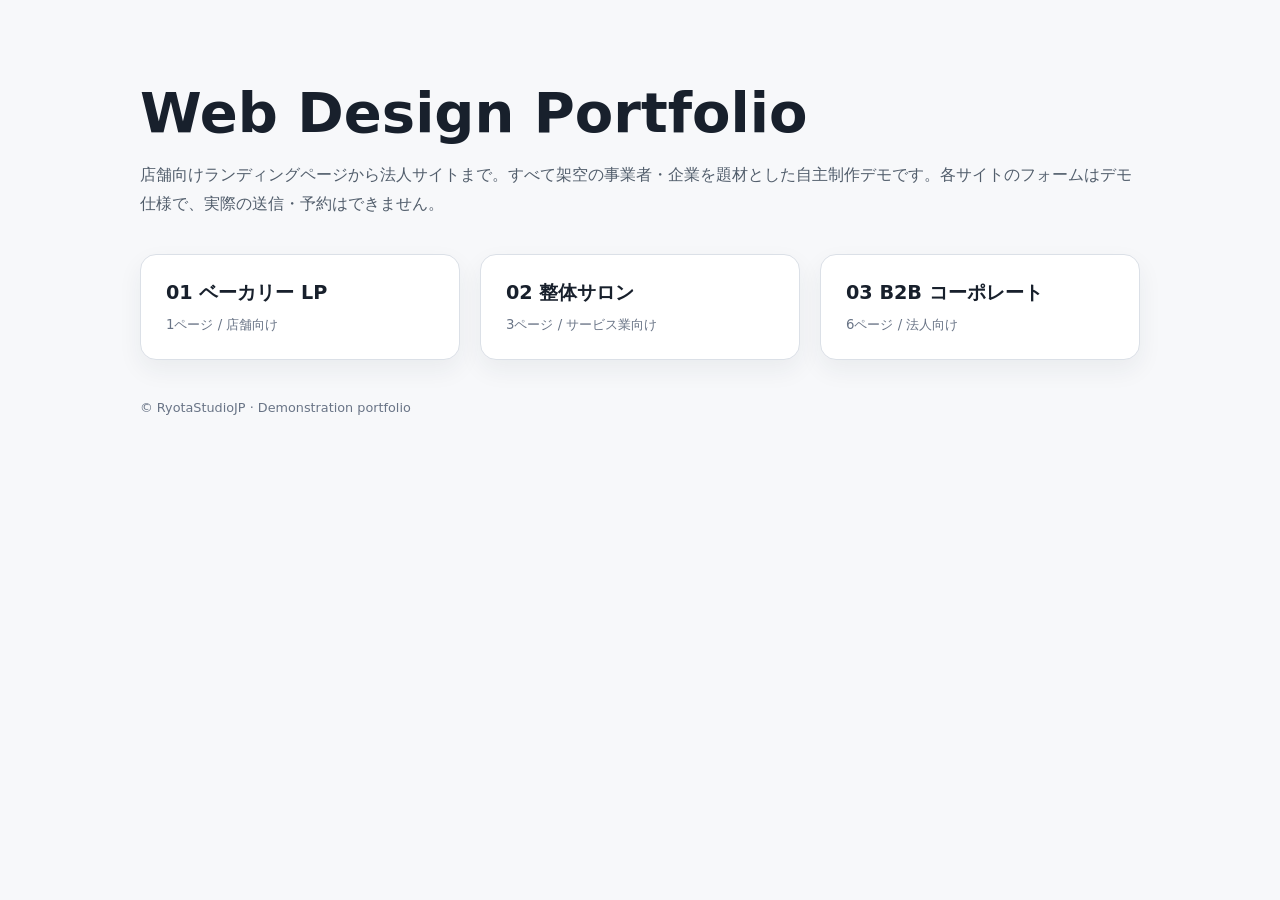
<file: index.html>
<!doctype html><html lang="ja"><head><meta charset="UTF-8"><meta name="viewport" content="width=device-width,initial-scale=1"><title>RyotaStudioJP | Web Portfolio</title><meta name="description" content="RyotaStudioJP Webサイト制作デモ作品集"><style>body{font-family:system-ui,-apple-system,'Noto Sans JP',sans-serif;background:#f7f8fa;color:#18202c;margin:0}main{max-width:1000px;margin:0 auto;padding:80px 22px}h1{font-size:clamp(2rem,5vw,3.5rem);margin:0 0 16px}p{line-height:1.8;color:#525e6c}.grid{display:grid;grid-template-columns:repeat(auto-fit,minmax(230px,1fr));gap:20px;margin-top:35px}.card{display:block;background:#fff;border:1px solid #dbe0e7;border-radius:16px;padding:25px;text-decoration:none;color:inherit;box-shadow:0 10px 25px #202d4010}.card:hover{border-color:#5675a3;transform:translateY(-3px)}.card strong{font-size:1.2rem}.card small{display:block;margin-top:10px;color:#697486}footer{margin-top:40px;color:#697486;font-size:.8rem}</style></head><body><main><h1>Web Design Portfolio</h1><p>店舗向けランディングページから法人サイトまで。すべて架空の事業者・企業を題材とした自主制作デモです。各サイトのフォームはデモ仕様で、実際の送信・予約はできません。</p><div class="grid"><a class="card" href="./bakery/"><strong>01 ベーカリー LP</strong><small>1ページ / 店舗向け</small></a><a class="card" href="./salon/"><strong>02 整体サロン</strong><small>3ページ / サービス業向け</small></a><a class="card" href="./corporate/"><strong>03 B2B コーポレート</strong><small>6ページ / 法人向け</small></a></div><footer>© RyotaStudioJP · Demonstration portfolio</footer></main></body></html>
</file>
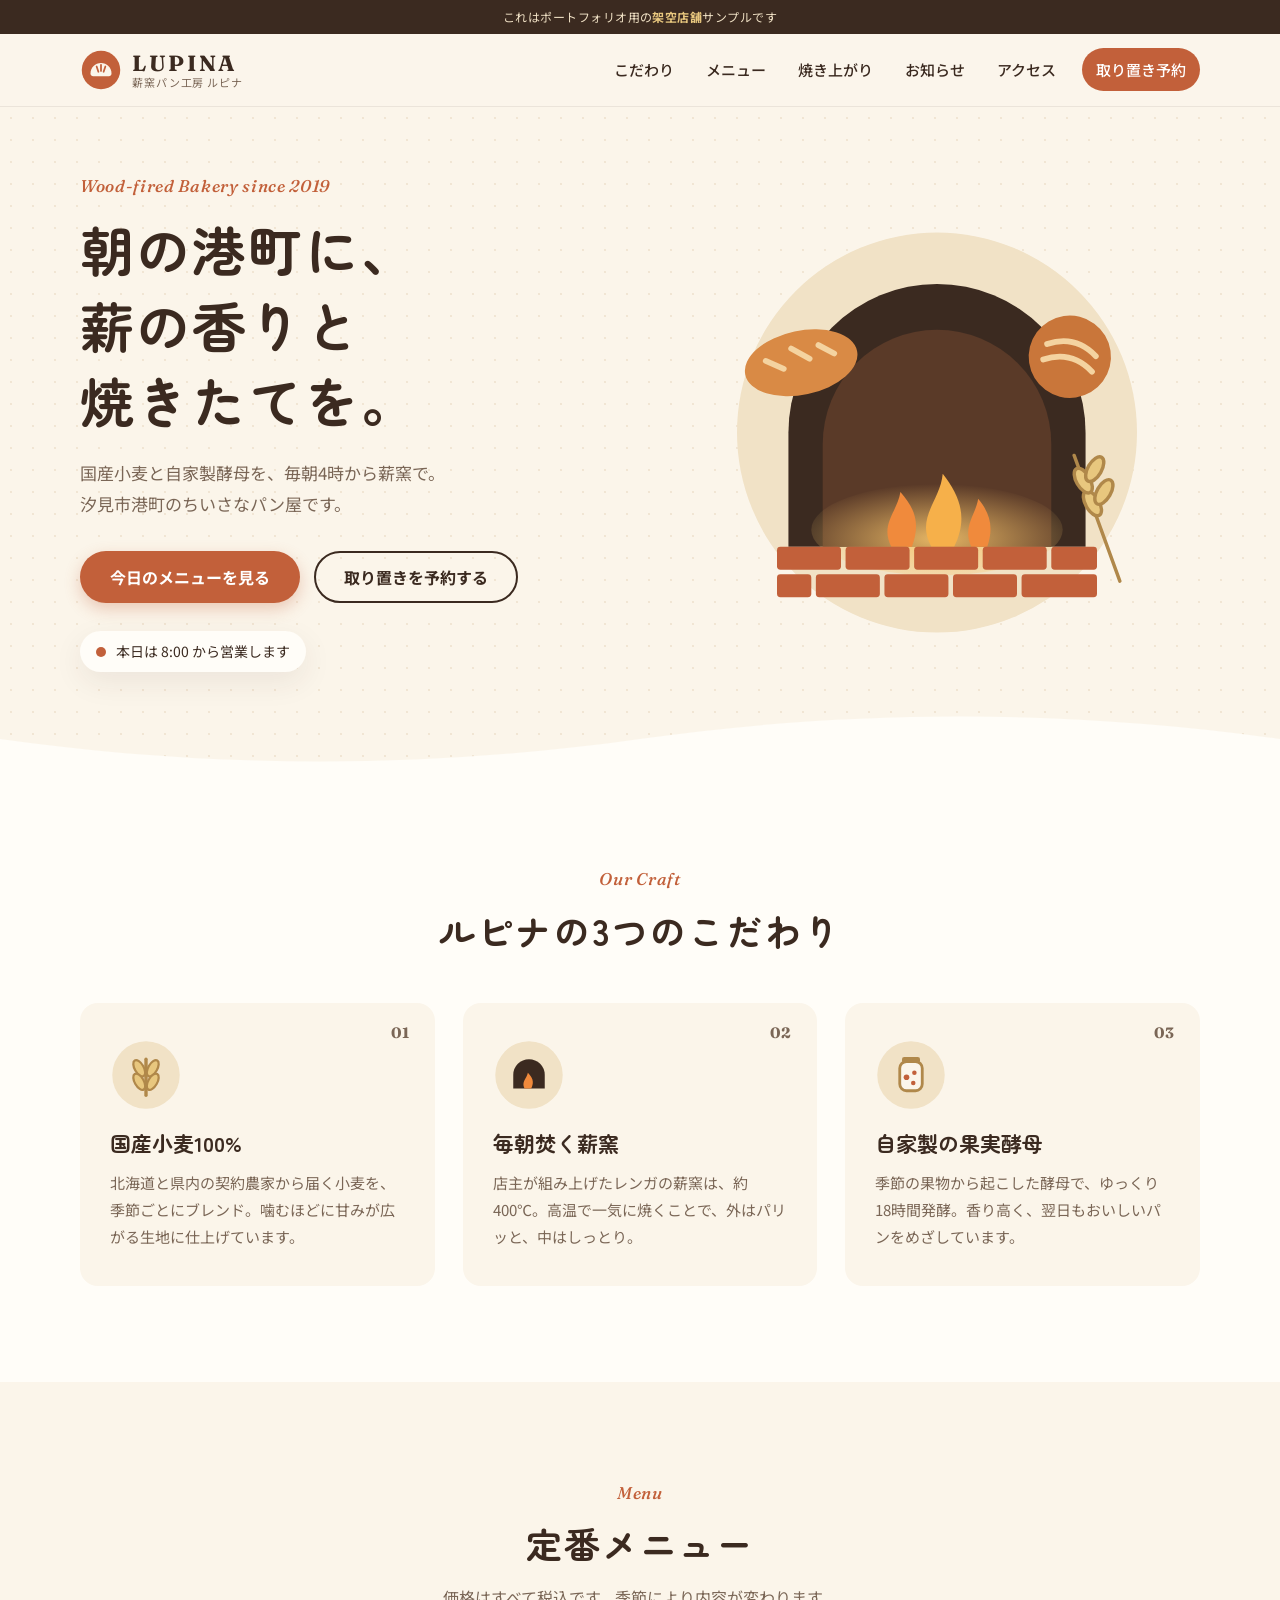
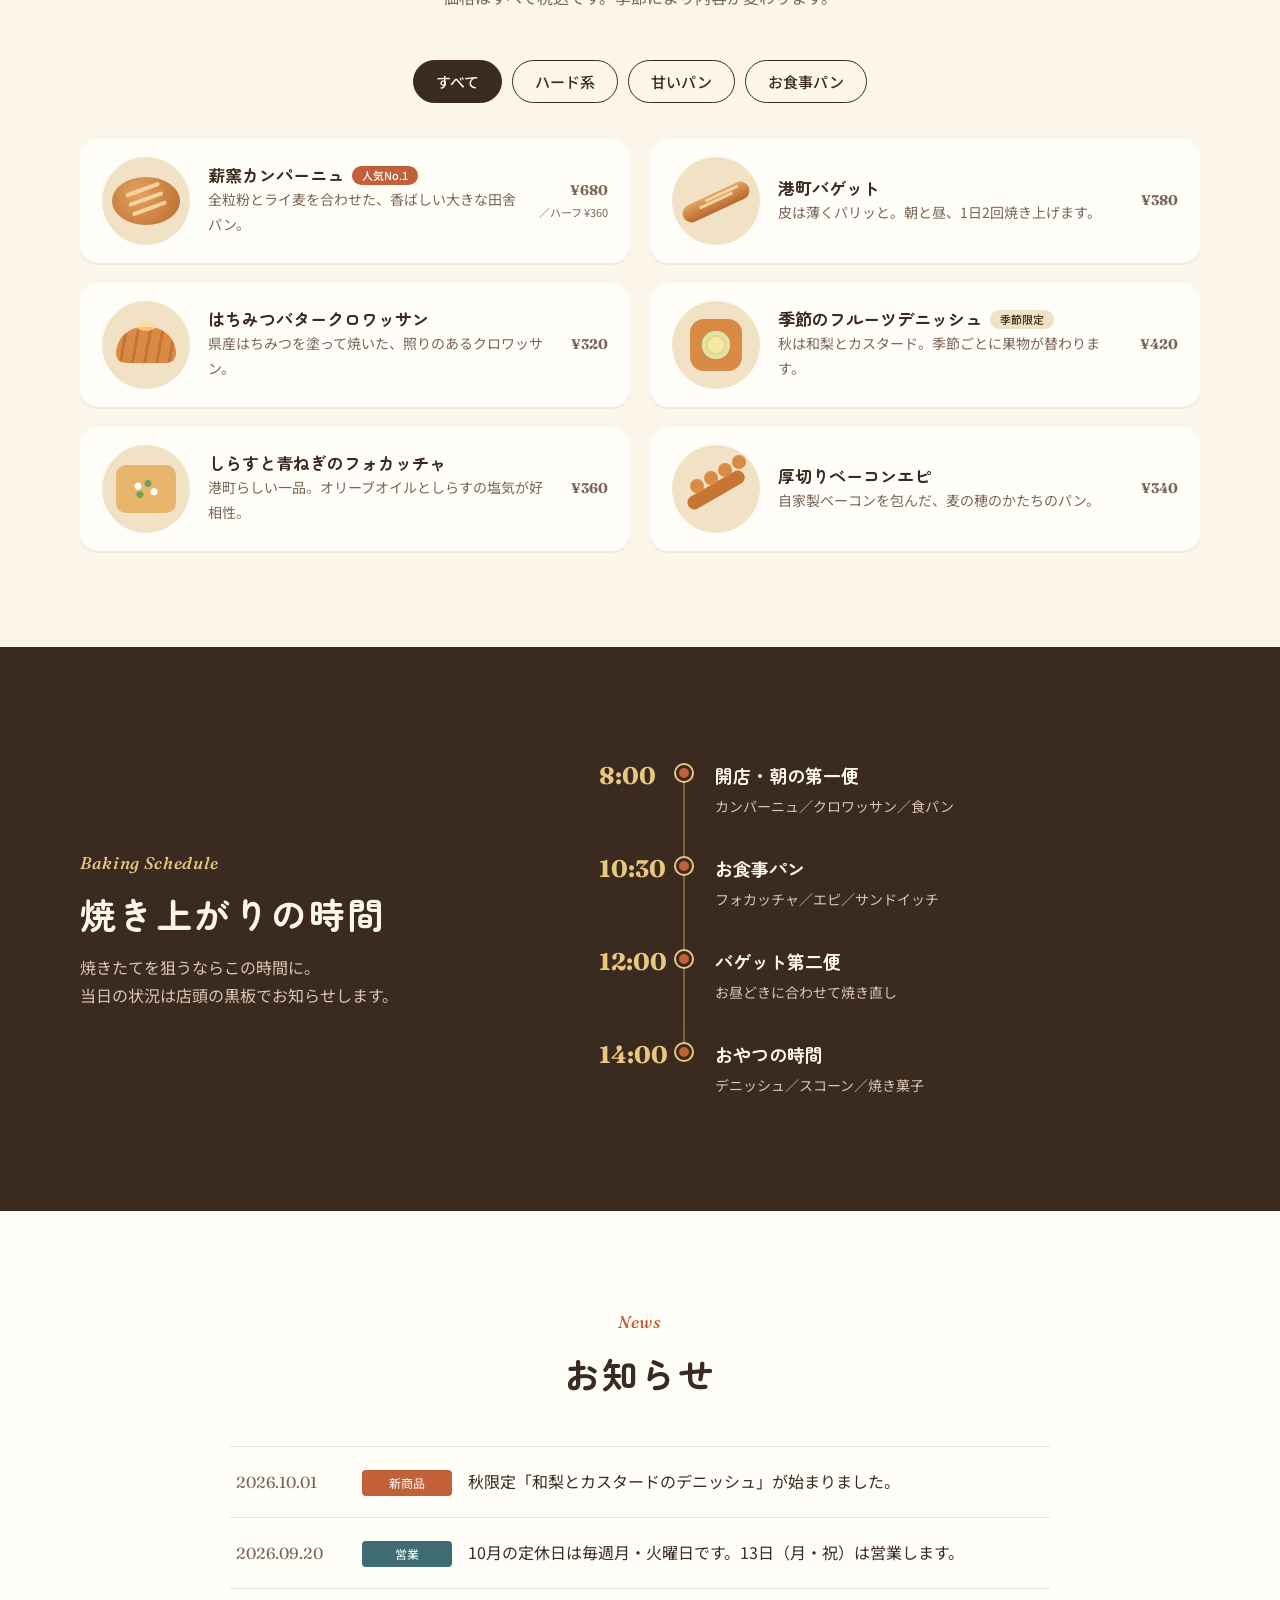
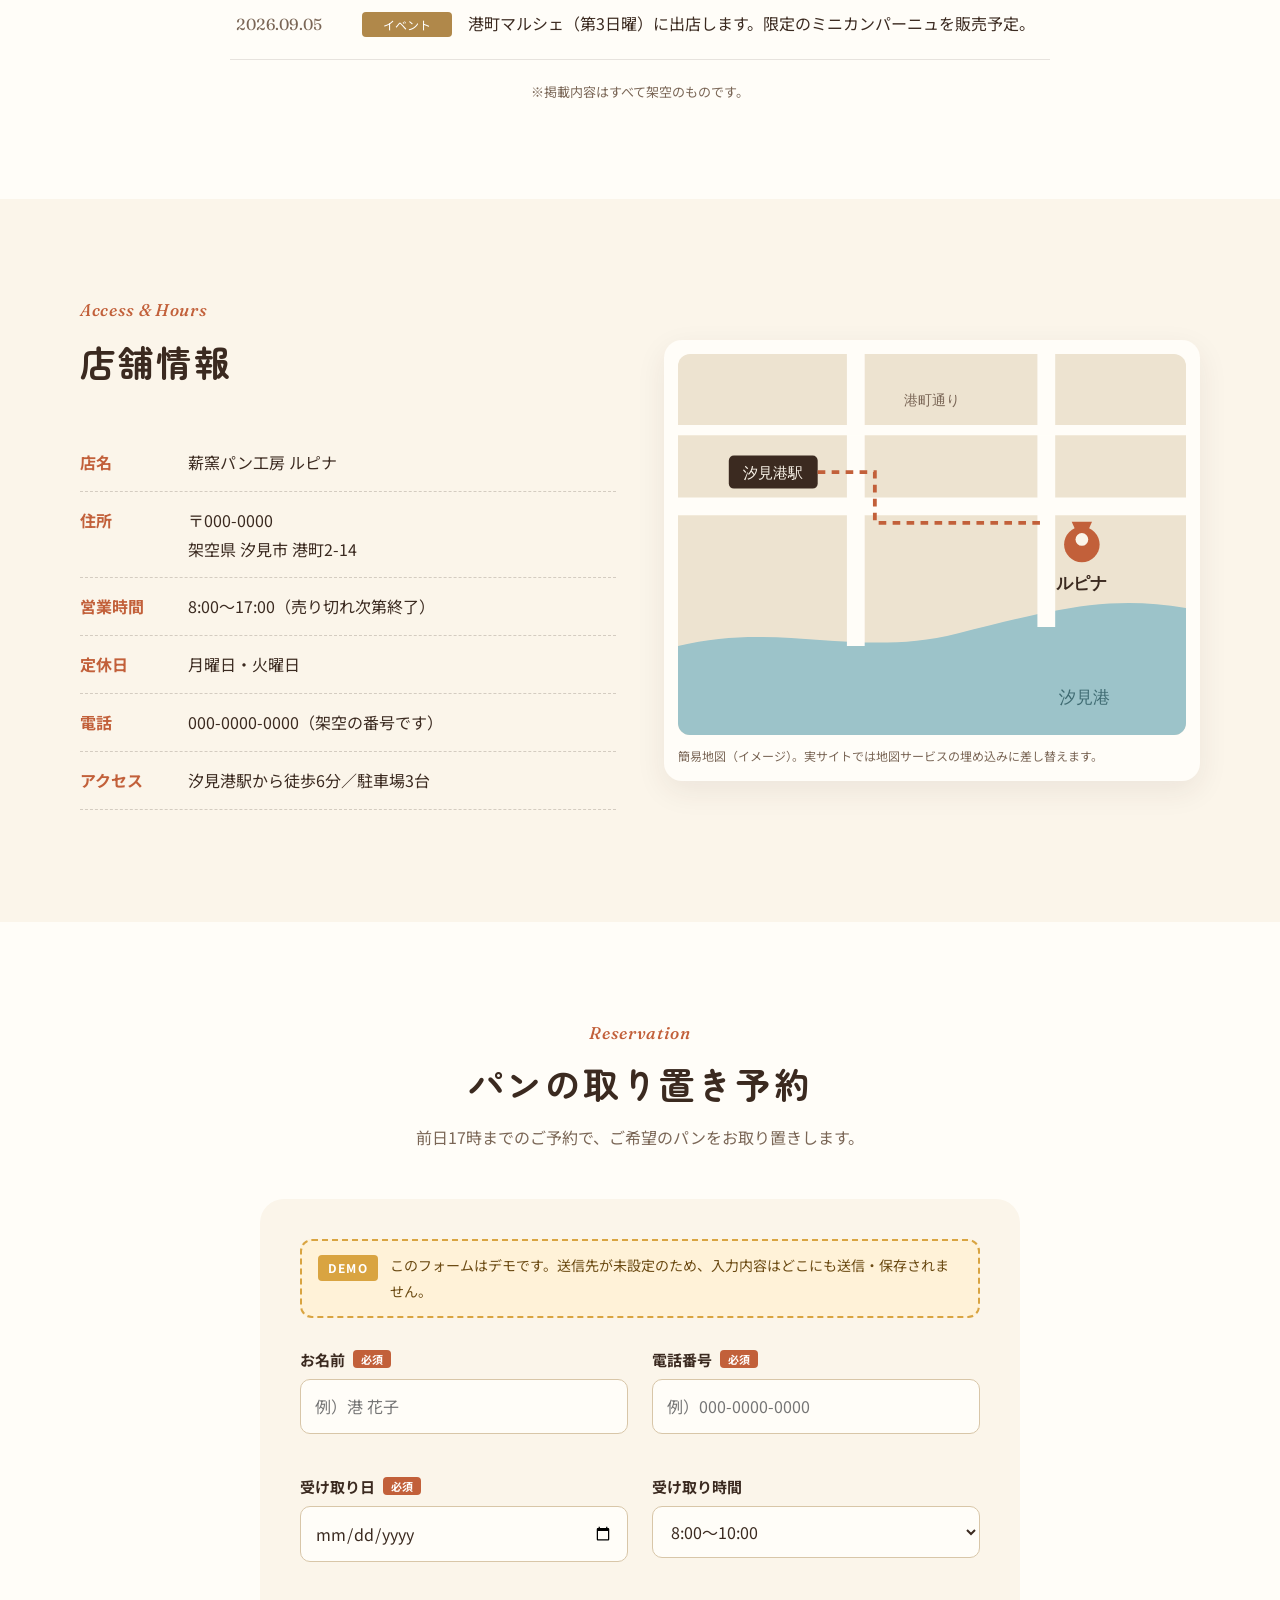
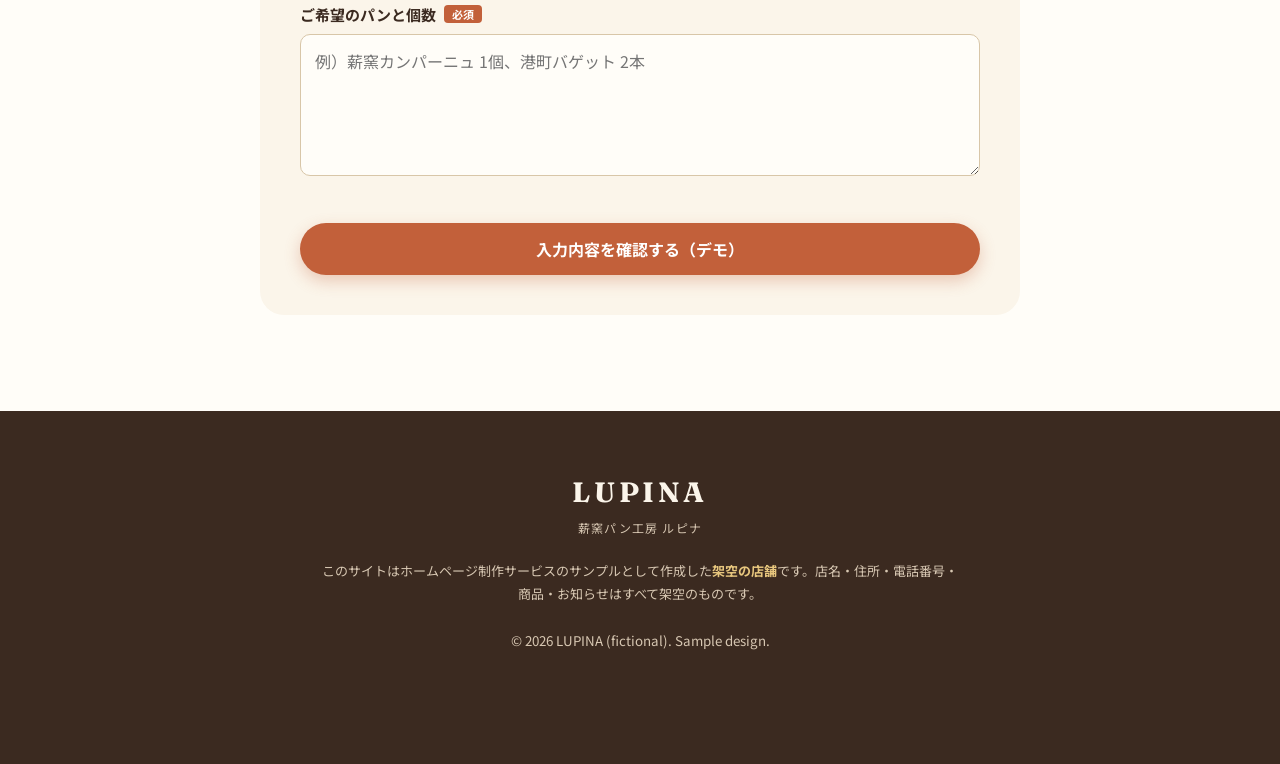
<file: bakery/index.html>
<!DOCTYPE html>
<html lang="ja">
<head>
  <meta charset="UTF-8">
  <meta name="viewport" content="width=device-width, initial-scale=1">
  <title>薪窯パン工房 ルピナ｜汐見市港町のちいさなパン屋（架空店舗のサンプルサイト）</title>
  <meta name="description" content="国産小麦と薪窯で焼く、汐見市港町のちいさなパン屋「ルピナ」。※ポートフォリオ用の架空店舗です。">
  <meta name="robots" content="noindex">
  <link rel="preconnect" href="https://fonts.googleapis.com">
  <link rel="preconnect" href="https://fonts.gstatic.com" crossorigin>
  <link href="https://fonts.googleapis.com/css2?family=Fraunces:ital,opsz,wght@0,9..144,500;0,9..144,700;1,9..144,500&family=Zen+Maru+Gothic:wght@500;700&family=Noto+Sans+JP:wght@400;500;700&display=swap" rel="stylesheet">
  <link rel="stylesheet" href="css/style.css">
</head>
<body>
  <p class="demo-ribbon">これはポートフォリオ用の<strong>架空店舗</strong>サンプルです</p>

  <header class="site-header" id="top">
    <div class="container header-inner">
      <a href="#top" class="logo" aria-label="ルピナ トップへ">
        <svg class="logo-mark" viewBox="0 0 48 48" aria-hidden="true">
          <circle cx="24" cy="24" r="22" fill="currentColor"/>
          <path d="M12 28c0-7 5.5-12 12-12s12 5 12 12c0 2-1.5 3-3 3H15c-1.5 0-3-1-3-3z" fill="#FBF5EA"/>
          <path d="M19 20l2 6M24 18v7M29 20l-2 6" stroke="#C2603A" stroke-width="2" stroke-linecap="round"/>
        </svg>
        <span class="logo-text"><span class="logo-en">LUPINA</span><span class="logo-ja">薪窯パン工房 ルピナ</span></span>
      </a>
      <button class="nav-toggle" aria-expanded="false" aria-controls="global-nav" aria-label="メニューを開く">
        <span></span><span></span><span></span>
      </button>
      <nav class="global-nav" id="global-nav" aria-label="ページ内メニュー">
        <ul>
          <li><a href="#concept">こだわり</a></li>
          <li><a href="#menu">メニュー</a></li>
          <li><a href="#schedule">焼き上がり</a></li>
          <li><a href="#news">お知らせ</a></li>
          <li><a href="#access">アクセス</a></li>
          <li><a href="#reserve" class="nav-cta">取り置き予約</a></li>
        </ul>
      </nav>
    </div>
  </header>

  <main>
    <!-- HERO -->
    <section class="hero">
      <div class="container hero-inner">
        <div class="hero-copy">
          <p class="eyebrow">Wood-fired Bakery since 2019</p>
          <h1>朝の港町に、<br>薪の香りと<br>焼きたてを。</h1>
          <p class="hero-lead">国産小麦と自家製酵母を、毎朝4時から薪窯で。<br>汐見市港町のちいさなパン屋です。</p>
          <div class="hero-actions">
            <a href="#menu" class="btn btn-primary">今日のメニューを見る</a>
            <a href="#reserve" class="btn btn-ghost">取り置きを予約する</a>
          </div>
          <div class="open-status" id="open-status" aria-live="polite">
            <span class="status-dot"></span><span class="status-text">営業時間を確認中…</span>
          </div>
        </div>
        <div class="hero-visual" aria-hidden="true">
          <svg viewBox="0 0 420 380" class="hero-svg">
            <defs>
              <radialGradient id="glow" cx="50%" cy="60%" r="60%">
                <stop offset="0" stop-color="#F6C46B" stop-opacity=".9"/>
                <stop offset="1" stop-color="#F6C46B" stop-opacity="0"/>
              </radialGradient>
            </defs>
            <circle cx="210" cy="200" r="175" fill="#F1E2C6"/>
            <!-- oven arch -->
            <path d="M80 300V200a130 130 0 0 1 260 0v100z" fill="#3B2A20"/>
            <path d="M110 300V210a100 100 0 0 1 200 0v90z" fill="#5A3A28"/>
            <ellipse cx="210" cy="285" rx="110" ry="40" fill="url(#glow)"/>
            <!-- flames -->
            <path class="flame" d="M170 300c-10-20 5-30 8-48 12 14 18 26 10 48z" fill="#F08A3C"/>
            <path class="flame f2" d="M205 300c-14-26 8-40 10-64 16 20 22 40 10 64z" fill="#F6B04A"/>
            <path class="flame f3" d="M240 300c-8-18 4-28 6-42 10 12 14 24 8 42z" fill="#F08A3C"/>
            <!-- bricks -->
            <g fill="#C2603A">
              <rect x="70" y="300" width="56" height="20" rx="3"/><rect x="130" y="300" width="56" height="20" rx="3"/>
              <rect x="190" y="300" width="56" height="20" rx="3"/><rect x="250" y="300" width="56" height="20" rx="3"/>
              <rect x="310" y="300" width="40" height="20" rx="3"/>
              <rect x="70" y="324" width="30" height="20" rx="3"/><rect x="104" y="324" width="56" height="20" rx="3"/>
              <rect x="164" y="324" width="56" height="20" rx="3"/><rect x="224" y="324" width="56" height="20" rx="3"/>
              <rect x="284" y="324" width="66" height="20" rx="3"/>
            </g>
            <!-- bread loaves -->
            <g transform="translate(36 120) rotate(-12)">
              <ellipse cx="50" cy="30" rx="50" ry="28" fill="#D98A45"/>
              <path d="M20 22l14 10M44 16l14 12M68 18l12 10" stroke="#F4D3A0" stroke-width="5" stroke-linecap="round"/>
            </g>
            <g transform="translate(300 90) rotate(14)">
              <circle cx="36" cy="36" r="36" fill="#C9763A"/>
              <path d="M14 30q22-14 44 0M14 44q22-14 44 0" stroke="#F4D3A0" stroke-width="5" fill="none" stroke-linecap="round"/>
            </g>
            <!-- wheat -->
            <g stroke="#B0884A" stroke-width="3" fill="#E8C77E" stroke-linecap="round">
              <path d="M370 330l-40-110" fill="none"/>
              <ellipse cx="346" cy="262" rx="6" ry="12" transform="rotate(-30 346 262)"/>
              <ellipse cx="338" cy="242" rx="6" ry="12" transform="rotate(-30 338 242)"/>
              <ellipse cx="356" cy="252" rx="6" ry="12" transform="rotate(30 356 252)"/>
              <ellipse cx="348" cy="232" rx="6" ry="12" transform="rotate(30 348 232)"/>
            </g>
          </svg>
        </div>
      </div>
      <div class="hero-wave" aria-hidden="true">
        <svg viewBox="0 0 1440 60" preserveAspectRatio="none"><path d="M0 30c240 30 480 30 720 0s480-30 720 0v30H0z" fill="#FFFDF8"/></svg>
      </div>
    </section>

    <!-- CONCEPT -->
    <section class="section concept" id="concept">
      <div class="container">
        <header class="section-head">
          <p class="eyebrow">Our Craft</p>
          <h2>ルピナの3つのこだわり</h2>
        </header>
        <div class="feature-grid">
          <article class="feature">
            <div class="feature-icon" aria-hidden="true">
              <svg viewBox="0 0 64 64"><circle cx="32" cy="32" r="30" fill="#F1E2C6"/><path d="M32 50V18" stroke="#B0884A" stroke-width="3" stroke-linecap="round"/><g fill="#E8C77E" stroke="#B0884A" stroke-width="2"><ellipse cx="26" cy="26" rx="4" ry="8" transform="rotate(-30 26 26)"/><ellipse cx="38" cy="26" rx="4" ry="8" transform="rotate(30 38 26)"/><ellipse cx="26" cy="38" rx="4" ry="8" transform="rotate(-30 26 38)"/><ellipse cx="38" cy="38" rx="4" ry="8" transform="rotate(30 38 38)"/></g></svg>
            </div>
            <p class="feature-num">01</p>
            <h3>国産小麦100%</h3>
            <p>北海道と県内の契約農家から届く小麦を、季節ごとにブレンド。噛むほどに甘みが広がる生地に仕上げています。</p>
          </article>
          <article class="feature">
            <div class="feature-icon" aria-hidden="true">
              <svg viewBox="0 0 64 64"><circle cx="32" cy="32" r="30" fill="#F1E2C6"/><path d="M18 44V32a14 14 0 0 1 28 0v12z" fill="#3B2A20"/><path d="M28 44c-3-6 2-9 3-14 4 4 6 8 3 14z" fill="#F08A3C"/></svg>
            </div>
            <p class="feature-num">02</p>
            <h3>毎朝焚く薪窯</h3>
            <p>店主が組み上げたレンガの薪窯は、約400℃。高温で一気に焼くことで、外はパリッと、中はしっとり。</p>
          </article>
          <article class="feature">
            <div class="feature-icon" aria-hidden="true">
              <svg viewBox="0 0 64 64"><circle cx="32" cy="32" r="30" fill="#F1E2C6"/><rect x="22" y="20" width="20" height="26" rx="6" fill="#FBF5EA" stroke="#B0884A" stroke-width="2.5"/><circle cx="28" cy="34" r="2.5" fill="#C2603A"/><circle cx="35" cy="30" r="2" fill="#C2603A"/><circle cx="34" cy="39" r="2" fill="#C2603A"/><rect x="24" y="16" width="16" height="5" rx="2" fill="#B0884A"/></svg>
            </div>
            <p class="feature-num">03</p>
            <h3>自家製の果実酵母</h3>
            <p>季節の果物から起こした酵母で、ゆっくり18時間発酵。香り高く、翌日もおいしいパンをめざしています。</p>
          </article>
        </div>
      </div>
    </section>

    <!-- MENU -->
    <section class="section menu" id="menu">
      <div class="container">
        <header class="section-head">
          <p class="eyebrow">Menu</p>
          <h2>定番メニュー</h2>
          <p class="section-lead">価格はすべて税込です。季節により内容が変わります。</p>
        </header>
        <div class="menu-tabs" role="tablist" aria-label="メニューの種類">
          <button role="tab" aria-selected="true" data-filter="all">すべて</button>
          <button role="tab" aria-selected="false" data-filter="hard">ハード系</button>
          <button role="tab" aria-selected="false" data-filter="sweet">甘いパン</button>
          <button role="tab" aria-selected="false" data-filter="meal">お食事パン</button>
        </div>
        <ul class="menu-list" id="menu-list">
          <li class="menu-item" data-cat="hard">
            <div class="menu-thumb thumb-a" aria-hidden="true"></div>
            <div class="menu-body"><h3>薪窯カンパーニュ<span class="tag tag-popular">人気No.1</span></h3><p>全粒粉とライ麦を合わせた、香ばしい大きな田舎パン。</p></div>
            <p class="price">¥680<small>／ハーフ ¥360</small></p>
          </li>
          <li class="menu-item" data-cat="hard">
            <div class="menu-thumb thumb-b" aria-hidden="true"></div>
            <div class="menu-body"><h3>港町バゲット</h3><p>皮は薄くパリッと。朝と昼、1日2回焼き上げます。</p></div>
            <p class="price">¥380</p>
          </li>
          <li class="menu-item" data-cat="sweet">
            <div class="menu-thumb thumb-c" aria-hidden="true"></div>
            <div class="menu-body"><h3>はちみつバタークロワッサン</h3><p>県産はちみつを塗って焼いた、照りのあるクロワッサン。</p></div>
            <p class="price">¥320</p>
          </li>
          <li class="menu-item" data-cat="sweet">
            <div class="menu-thumb thumb-d" aria-hidden="true"></div>
            <div class="menu-body"><h3>季節のフルーツデニッシュ<span class="tag">季節限定</span></h3><p>秋は和梨とカスタード。季節ごとに果物が替わります。</p></div>
            <p class="price">¥420</p>
          </li>
          <li class="menu-item" data-cat="meal">
            <div class="menu-thumb thumb-e" aria-hidden="true"></div>
            <div class="menu-body"><h3>しらすと青ねぎのフォカッチャ</h3><p>港町らしい一品。オリーブオイルとしらすの塩気が好相性。</p></div>
            <p class="price">¥360</p>
          </li>
          <li class="menu-item" data-cat="meal">
            <div class="menu-thumb thumb-f" aria-hidden="true"></div>
            <div class="menu-body"><h3>厚切りベーコンエピ</h3><p>自家製ベーコンを包んだ、麦の穂のかたちのパン。</p></div>
            <p class="price">¥340</p>
          </li>
        </ul>
      </div>
    </section>

    <!-- SCHEDULE -->
    <section class="section schedule" id="schedule">
      <div class="container schedule-inner">
        <header class="section-head align-left">
          <p class="eyebrow">Baking Schedule</p>
          <h2>焼き上がりの時間</h2>
          <p class="section-lead">焼きたてを狙うならこの時間に。<br>当日の状況は店頭の黒板でお知らせします。</p>
        </header>
        <ol class="timeline">
          <li><time>8:00</time><div><strong>開店・朝の第一便</strong><span>カンパーニュ／クロワッサン／食パン</span></div></li>
          <li><time>10:30</time><div><strong>お食事パン</strong><span>フォカッチャ／エピ／サンドイッチ</span></div></li>
          <li><time>12:00</time><div><strong>バゲット第二便</strong><span>お昼どきに合わせて焼き直し</span></div></li>
          <li><time>14:00</time><div><strong>おやつの時間</strong><span>デニッシュ／スコーン／焼き菓子</span></div></li>
        </ol>
      </div>
    </section>

    <!-- NEWS -->
    <section class="section news" id="news">
      <div class="container">
        <header class="section-head">
          <p class="eyebrow">News</p>
          <h2>お知らせ</h2>
        </header>
        <ul class="news-list">
          <li><time datetime="2026-10-01">2026.10.01</time><span class="news-cat">新商品</span><p>秋限定「和梨とカスタードのデニッシュ」が始まりました。</p></li>
          <li><time datetime="2026-09-20">2026.09.20</time><span class="news-cat cat-info">営業</span><p>10月の定休日は毎週月・火曜日です。13日（月・祝）は営業します。</p></li>
          <li><time datetime="2026-09-05">2026.09.05</time><span class="news-cat cat-event">イベント</span><p>港町マルシェ（第3日曜）に出店します。限定のミニカンパーニュを販売予定。</p></li>
        </ul>
        <p class="demo-note">※掲載内容はすべて架空のものです。</p>
      </div>
    </section>

    <!-- ACCESS -->
    <section class="section access" id="access">
      <div class="container access-inner">
        <div class="access-info">
          <header class="section-head align-left">
            <p class="eyebrow">Access &amp; Hours</p>
            <h2>店舗情報</h2>
          </header>
          <dl class="info-table">
            <div><dt>店名</dt><dd>薪窯パン工房 ルピナ</dd></div>
            <div><dt>住所</dt><dd>〒000-0000<br>架空県 汐見市 港町2-14</dd></div>
            <div><dt>営業時間</dt><dd>8:00〜17:00（売り切れ次第終了）</dd></div>
            <div><dt>定休日</dt><dd>月曜日・火曜日</dd></div>
            <div><dt>電話</dt><dd>000-0000-0000（架空の番号です）</dd></div>
            <div><dt>アクセス</dt><dd>汐見港駅から徒歩6分／駐車場3台</dd></div>
          </dl>
        </div>
        <figure class="map-card">
          <svg viewBox="0 0 400 300" role="img" aria-label="店舗周辺の簡易地図（イメージ）">
            <rect width="400" height="300" fill="#EDE3D0"/>
            <path d="M0 230c80-20 140 10 220-10s120-30 180-20v100H0z" fill="#9CC3C9"/>
            <text x="300" y="275" font-size="13" fill="#3F6B72" font-family="sans-serif">汐見港</text>
            <path d="M0 120h400M140 0v230M290 0v215" stroke="#FFFDF8" stroke-width="14"/>
            <path d="M0 60h400" stroke="#FFFDF8" stroke-width="8"/>
            <rect x="40" y="80" width="70" height="26" rx="4" fill="#3B2A20"/>
            <text x="75" y="98" font-size="12" fill="#FBF5EA" text-anchor="middle" font-family="sans-serif">汐見港駅</text>
            <path d="M110 93h45v40h135" stroke="#C2603A" stroke-width="3" stroke-dasharray="6 5" fill="none"/>
            <circle cx="318" cy="150" r="14" fill="#C2603A"/>
            <path d="M318 150l-8-18h16z" fill="#C2603A"/>
            <circle cx="318" cy="146" r="5" fill="#FBF5EA"/>
            <text x="318" y="185" font-size="13" fill="#3B2A20" text-anchor="middle" font-weight="bold" font-family="sans-serif">ルピナ</text>
            <text x="200" y="40" font-size="11" fill="#7A6656" text-anchor="middle" font-family="sans-serif">港町通り</text>
          </svg>
          <figcaption>簡易地図（イメージ）。実サイトでは地図サービスの埋め込みに差し替えます。</figcaption>
        </figure>
      </div>
    </section>

    <!-- RESERVE (DEMO FORM) -->
    <section class="section reserve" id="reserve">
      <div class="container">
        <header class="section-head">
          <p class="eyebrow">Reservation</p>
          <h2>パンの取り置き予約</h2>
          <p class="section-lead">前日17時までのご予約で、ご希望のパンをお取り置きします。</p>
        </header>
        <form class="reserve-form" id="reserve-form" novalidate>
          <p class="form-demo-badge" role="note"><strong>DEMO</strong>このフォームはデモです。送信先が未設定のため、入力内容はどこにも送信・保存されません。</p>
          <div class="form-grid">
            <label class="field">
              <span class="label">お名前<em>必須</em></span>
              <input type="text" name="name" autocomplete="name" required placeholder="例）港 花子">
              <span class="error" aria-live="polite"></span>
            </label>
            <label class="field">
              <span class="label">電話番号<em>必須</em></span>
              <input type="tel" name="tel" autocomplete="tel" required placeholder="例）000-0000-0000" inputmode="tel">
              <span class="error" aria-live="polite"></span>
            </label>
            <label class="field">
              <span class="label">受け取り日<em>必須</em></span>
              <input type="date" name="date" required>
              <span class="error" aria-live="polite"></span>
            </label>
            <label class="field">
              <span class="label">受け取り時間</span>
              <select name="time">
                <option>8:00〜10:00</option>
                <option>10:00〜12:00</option>
                <option>12:00〜14:00</option>
                <option>14:00〜17:00</option>
              </select>
            </label>
            <label class="field field-wide">
              <span class="label">ご希望のパンと個数<em>必須</em></span>
              <textarea name="items" rows="4" required placeholder="例）薪窯カンパーニュ 1個、港町バゲット 2本"></textarea>
              <span class="error" aria-live="polite"></span>
            </label>
          </div>
          <button type="submit" class="btn btn-primary btn-block">入力内容を確認する（デモ）</button>
          <div class="form-result" id="form-result" hidden tabindex="-1">
            <p class="result-title">入力チェックが完了しました（デモ表示）</p>
            <p>これはサンプルサイトのため、<strong>予約は送信されていません</strong>。実際の制作では、メール送信やフォームサービスとの連携を設定します。</p>
          </div>
        </form>
      </div>
    </section>
  </main>

  <footer class="site-footer">
    <div class="container footer-inner">
      <p class="footer-logo">LUPINA <span>薪窯パン工房 ルピナ</span></p>
      <p class="footer-note">このサイトはホームページ制作サービスのサンプルとして作成した<strong>架空の店舗</strong>です。店名・住所・電話番号・商品・お知らせはすべて架空のものです。</p>
      <p class="copyright"><small>&copy; 2026 LUPINA (fictional). Sample design.</small></p>
    </div>
  </footer>

  <a href="#reserve" class="sp-cta">取り置きを予約する</a>
  <a href="#top" class="to-top" aria-label="ページの先頭へ">↑</a>

  <script src="js/main.js"></script>
</body>
</html>
</file>
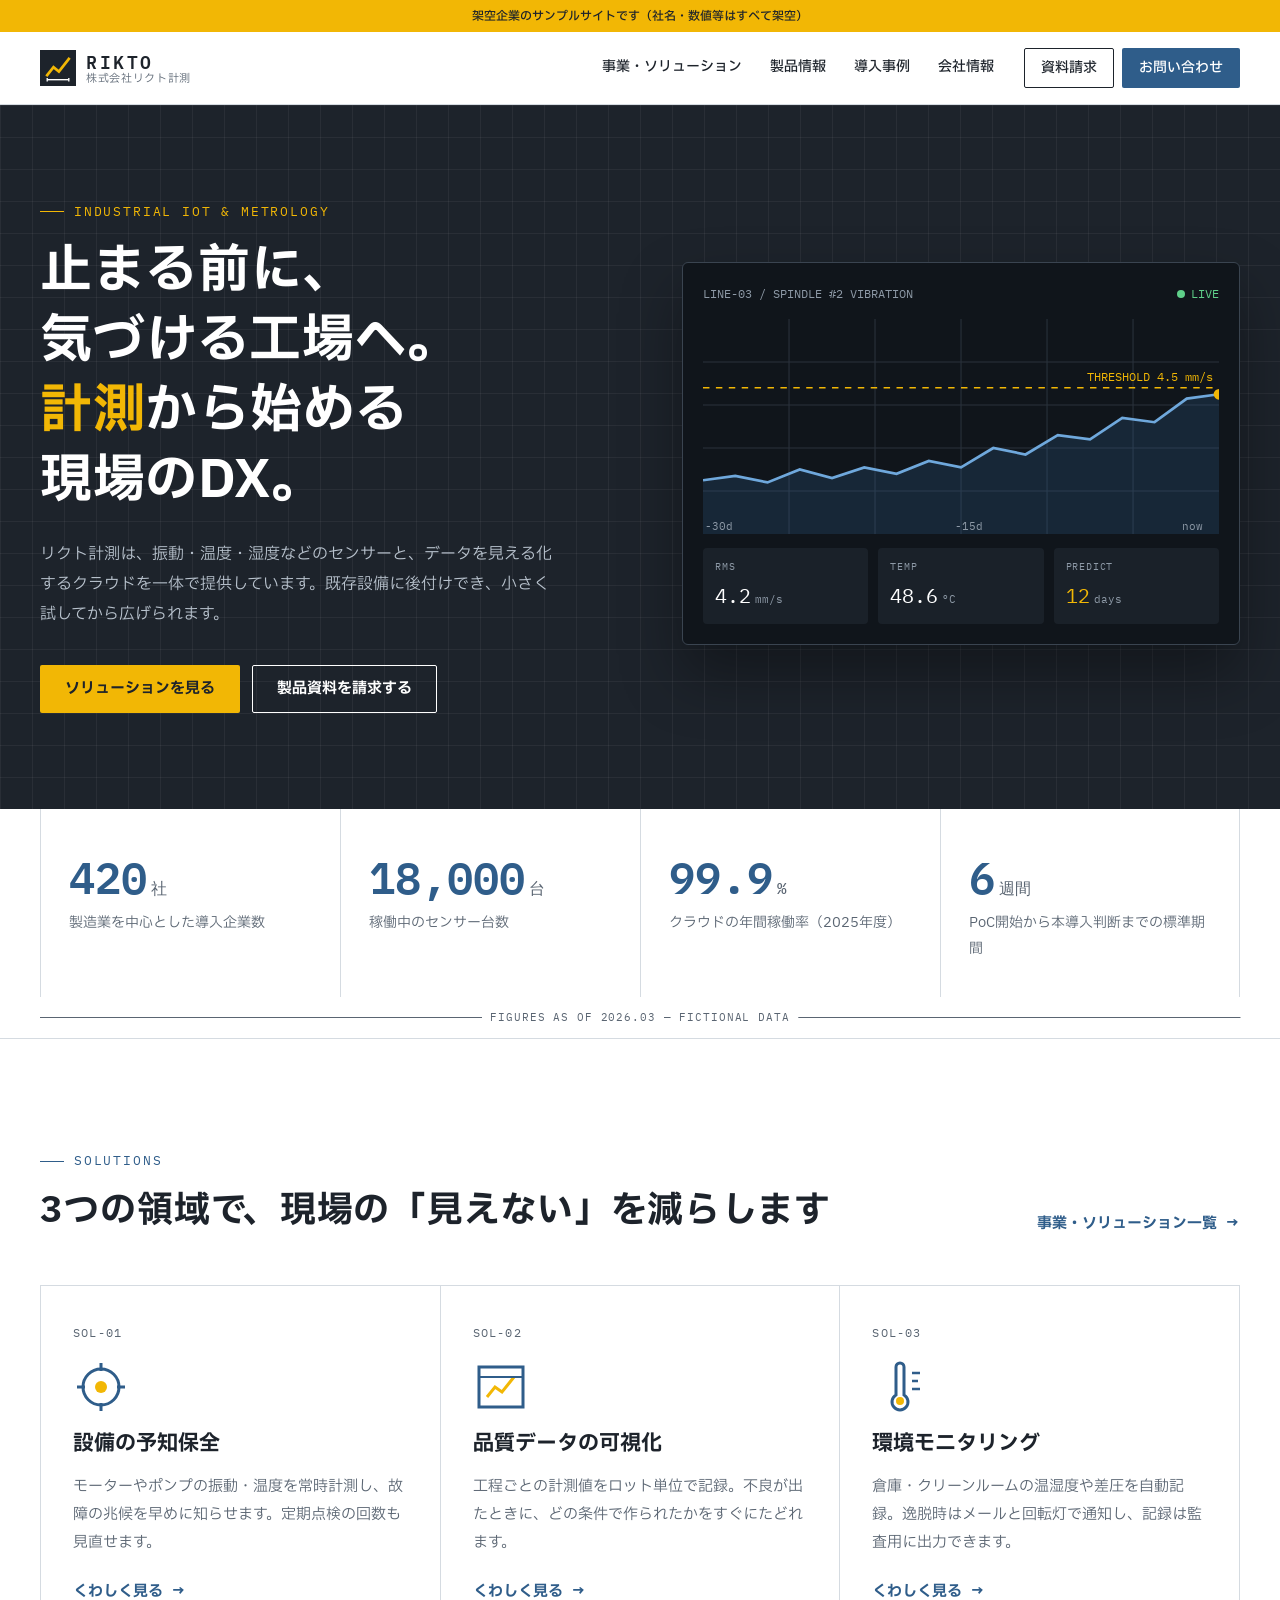
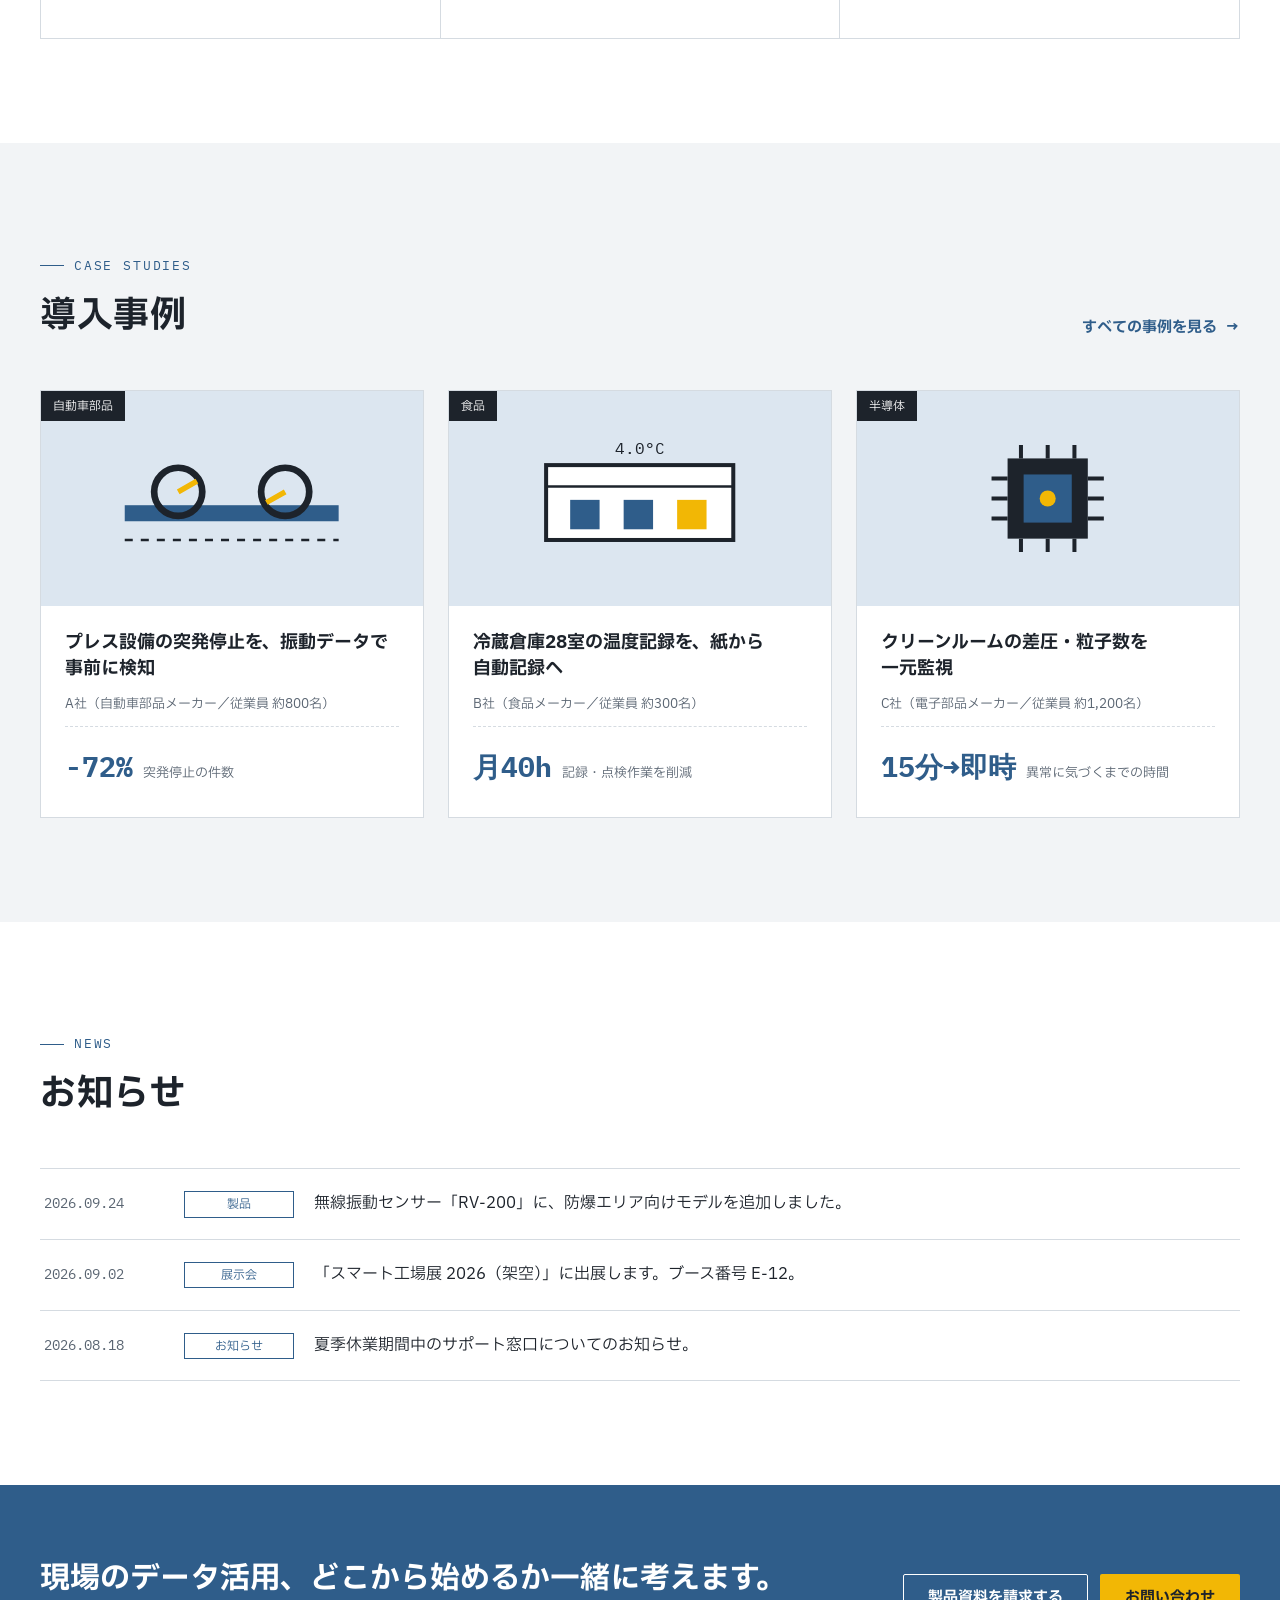
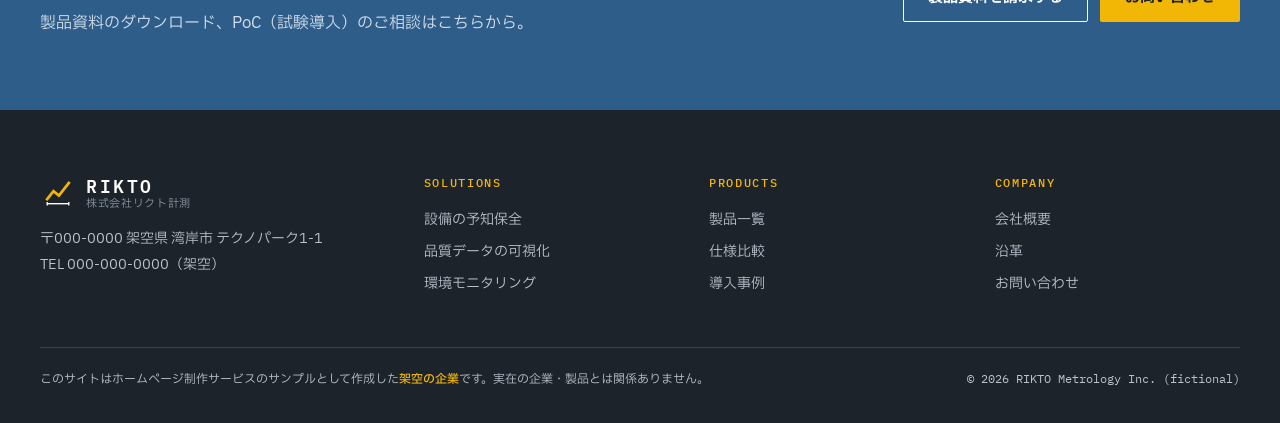
<file: corporate/index.html>
<!DOCTYPE html>
<html lang="ja">
<head>
  <meta charset="UTF-8">
  <meta name="viewport" content="width=device-width, initial-scale=1">
  <title>株式会社リクト計測｜産業用センサーとIoTで設備保全・品質管理を支援（架空企業のサンプルサイト）</title>
  <meta name="description" content="産業用センサーとクラウドで、設備の予知保全・品質データの可視化・環境モニタリングを支援。※架空企業のサンプルです。">
  <meta name="robots" content="noindex">
  <link rel="preconnect" href="https://fonts.googleapis.com">
  <link rel="preconnect" href="https://fonts.gstatic.com" crossorigin>
  <link href="https://fonts.googleapis.com/css2?family=IBM+Plex+Sans+JP:wght@400;500;700&family=IBM+Plex+Mono:wght@400;500;600&display=swap" rel="stylesheet">
  <link rel="stylesheet" href="css/style.css">
  <script>document.documentElement.classList.add('js');</script>
</head>
<body>
  <p class="demo-ribbon">架空企業のサンプルサイトです（社名・数値等はすべて架空）</p>
  <header class="site-header">
    <div class="container header-inner">
      <a href="index.html" class="logo" aria-label="リクト計測 トップページ"><svg viewBox="0 0 40 40" aria-hidden="true"><rect width="40" height="40" fill="#1D232B"/><path d="M8 28l7-9 6 5 11-14" stroke="#F2B705" stroke-width="3" fill="none" stroke-linecap="square"/><path d="M8 33h24" stroke="#FFFFFF" stroke-width="1.5"/><path d="M8 31v4M32 31v4" stroke="#FFFFFF" stroke-width="1.5"/></svg><span class="logo-text"><span class="logo-en">RIKTO</span><span class="logo-ja">株式会社リクト計測</span></span></a>
      <button class="nav-toggle" aria-expanded="false" aria-controls="global-nav" aria-label="メニューを開く"><span></span><span></span><span></span></button>
      <nav class="global-nav" id="global-nav" aria-label="グローバルナビゲーション">
        <ul><li><a href="solutions.html">事業・ソリューション</a></li><li><a href="products.html">製品情報</a></li><li><a href="cases.html">導入事例</a></li><li><a href="company.html">会社情報</a></li></ul>
        <div class="header-cta"><a href="contact.html?type=doc" class="btn btn-outline btn-sm">資料請求</a><a href="contact.html" class="btn btn-primary btn-sm">お問い合わせ</a></div>
      </nav>
    </div>
  </header>
  <main>
    <section class="hero">
      <div class="container hero-inner">
        <div>
          <p class="section-label">Industrial IoT &amp; Metrology</p>
          <h1>止まる前に、<br>気づける工場へ。<br><em>計測</em>から始める<br>現場のDX。</h1>
          <p class="hero-lead">リクト計測は、振動・温度・湿度などのセンサーと、データを見える化するクラウドを一体で提供しています。既存設備に後付けでき、小さく試してから広げられます。</p>
          <div class="hero-actions"><a href="solutions.html" class="btn btn-signal">ソリューションを見る</a><a href="contact.html?type=doc" class="btn btn-outline">製品資料を請求する</a></div>
        </div>
        <div class="monitor" aria-label="設備モニタリング画面のイメージ" role="img">
            <div class="monitor-head"><span>LINE-03 / SPINDLE #2 VIBRATION</span><span class="live">LIVE</span></div>
            <svg viewBox="0 0 480 200" aria-hidden="true">
              <g stroke="#2A323C" stroke-width="1"><path d="M0 40h480M0 80h480M0 120h480M0 160h480"/><path d="M80 0v200M160 0v200M240 0v200M320 0v200M400 0v200"/></g>
              <path d="M0 64h480" stroke="#F2B705" stroke-width="1.5" stroke-dasharray="6 6"/>
              <text x="474" y="58" text-anchor="end" font-family="IBM Plex Mono, monospace" font-size="11" fill="#F2B705">THRESHOLD 4.5 mm/s</text>
              <path d="M0 150 L30 146 L60 152 L90 140 L120 148 L150 138 L180 144 L210 132 L240 138 L270 120 L300 126 L330 108 L360 112 L390 92 L420 96 L450 74 L480 70 L480 200 L0 200z" fill="rgba(47,93,138,.25)"/>
              <path class="spark" d="M0 150 L30 146 L60 152 L90 140 L120 148 L150 138 L180 144 L210 132 L240 138 L270 120 L300 126 L330 108 L360 112 L390 92 L420 96 L450 74 L480 70" fill="none" stroke="#6FA8DC" stroke-width="2.5"/>
              <circle cx="480" cy="70" r="5" fill="#F2B705"/>
              <g font-family="IBM Plex Mono, monospace" font-size="10" fill="#8E9AA7"><text x="2" y="196">-30d</text><text x="234" y="196">-15d</text><text x="446" y="196">now</text></g>
            </svg>
            <dl class="monitor-stats">
              <div><dt>RMS</dt><dd>4.2<small>mm/s</small></dd></div>
              <div><dt>TEMP</dt><dd>48.6<small>°C</small></dd></div>
              <div class="warn"><dt>PREDICT</dt><dd>12<small>days</small></dd></div>
            </dl>
          </div>
      </div>
    </section>

    <section class="kpi-band" aria-label="実績">
      <div class="container">
        <ul class="kpi-list">
          <li><p class="kpi-num"><span data-count="420">420</span><small>社</small></p><p>製造業を中心とした導入企業数</p></li>
          <li><p class="kpi-num"><span data-count="18000">18,000</span><small>台</small></p><p>稼働中のセンサー台数</p></li>
          <li><p class="kpi-num"><span data-count="99.9" data-decimals="1">99.9</span><small>%</small></p><p>クラウドの年間稼働率（2025年度）</p></li>
          <li><p class="kpi-num"><span data-count="6">6</span><small>週間</small></p><p>PoC開始から本導入判断までの標準期間</p></li>
        </ul>
        <p class="dim" style="padding:10px 0">FIGURES AS OF 2026.03 — FICTIONAL DATA</p>
      </div>
    </section>

    <section class="section">
      <div class="container">
        <div class="section-head">
          <div><p class="section-label">Solutions</p><h2 class="section-title">3つの領域で、現場の「見えない」を減らします</h2></div>
          <a href="solutions.html" class="text-link">事業・ソリューション一覧</a>
        </div>
        <div class="solution-grid">
          <a href="solutions.html#predictive" class="solution-card reveal"><span class="code">SOL-01</span><svg viewBox="0 0 56 56" aria-hidden="true"><circle cx="28" cy="28" r="18" fill="none" stroke="#2F5D8A" stroke-width="3"/><circle cx="28" cy="28" r="6" fill="#F2B705"/><path d="M28 4v8M28 44v8M4 28h8M44 28h8" stroke="#2F5D8A" stroke-width="3"/></svg><h3>設備の予知保全</h3><p>モーターやポンプの振動・温度を常時計測し、故障の兆候を早めに知らせます。定期点検の回数も見直せます。</p><span class="text-link">くわしく見る</span></a>
          <a href="solutions.html#quality" class="solution-card reveal"><span class="code">SOL-02</span><svg viewBox="0 0 56 56" aria-hidden="true"><rect x="6" y="8" width="44" height="40" fill="none" stroke="#2F5D8A" stroke-width="3"/><path d="M14 38l8-10 7 5 12-15" stroke="#F2B705" stroke-width="3" fill="none"/><path d="M6 18h44" stroke="#2F5D8A" stroke-width="2"/></svg><h3>品質データの可視化</h3><p>工程ごとの計測値をロット単位で記録。不良が出たときに、どの条件で作られたかをすぐにたどれます。</p><span class="text-link">くわしく見る</span></a>
          <a href="solutions.html#environment" class="solution-card reveal"><span class="code">SOL-03</span><svg viewBox="0 0 56 56" aria-hidden="true"><path d="M24 8v28a8 8 0 1 0 8 0V8a4 4 0 0 0-8 0z" fill="none" stroke="#2F5D8A" stroke-width="3"/><circle cx="28" cy="42" r="4" fill="#F2B705"/><path d="M40 14h8M40 22h6M40 30h8" stroke="#2F5D8A" stroke-width="2.5"/></svg><h3>環境モニタリング</h3><p>倉庫・クリーンルームの温湿度や差圧を自動記録。逸脱時はメールと回転灯で通知し、記録は監査用に出力できます。</p><span class="text-link">くわしく見る</span></a>
        </div>
      </div>
    </section>

    <section class="section alt">
      <div class="container">
        <div class="section-head">
          <div><p class="section-label">Case Studies</p><h2 class="section-title">導入事例</h2></div>
          <a href="cases.html" class="text-link">すべての事例を見る</a>
        </div>
        <div class="case-grid"><article class="case-card reveal"><div class="case-visual"><svg viewBox="0 0 200 110" aria-hidden="true"><rect x="20" y="60" width="160" height="12" fill="#2F5D8A"/><circle cx="60" cy="50" r="18" fill="none" stroke="#1D232B" stroke-width="5"/><circle cx="140" cy="50" r="18" fill="none" stroke="#1D232B" stroke-width="5"/><path d="M60 50l14-8M140 50l-14 8" stroke="#F2B705" stroke-width="4"/><path d="M20 86h160" stroke="#1D232B" stroke-width="2" stroke-dasharray="6 6"/></svg><span class="case-industry">自動車部品</span></div><div class="case-body"><h3>プレス設備の突発停止を、振動データで事前に検知</h3><p class="case-company">A社（自動車部品メーカー／従業員 約800名）</p><p class="case-result"><b>-72%</b><span>突発停止の件数</span></p></div></article><article class="case-card reveal"><div class="case-visual"><svg viewBox="0 0 200 110" aria-hidden="true"><rect x="30" y="30" width="140" height="56" fill="#FFFFFF" stroke="#1D232B" stroke-width="3"/><path d="M30 46h140" stroke="#1D232B" stroke-width="2"/><rect x="48" y="56" width="22" height="22" fill="#2F5D8A"/><rect x="88" y="56" width="22" height="22" fill="#2F5D8A"/><rect x="128" y="56" width="22" height="22" fill="#F2B705"/><text x="100" y="22" text-anchor="middle" font-family="IBM Plex Mono, monospace" font-size="12" fill="#1D232B">4.0°C</text></svg><span class="case-industry">食品</span></div><div class="case-body"><h3>冷蔵倉庫28室の温度記録を、紙から自動記録へ</h3><p class="case-company">B社（食品メーカー／従業員 約300名）</p><p class="case-result"><b>月40h</b><span>記録・点検作業を削減</span></p></div></article><article class="case-card reveal"><div class="case-visual"><svg viewBox="0 0 200 110" aria-hidden="true"><rect x="70" y="25" width="60" height="60" fill="#1D232B"/><rect x="82" y="37" width="36" height="36" fill="#2F5D8A"/><g stroke="#1D232B" stroke-width="3"><path d="M80 25v-10M100 25v-10M120 25v-10M80 85v10M100 85v10M120 85v10M70 40H58M70 55H58M70 70H58M130 40h12M130 55h12M130 70h12"/></g><circle cx="100" cy="55" r="6" fill="#F2B705"/></svg><span class="case-industry">半導体</span></div><div class="case-body"><h3>クリーンルームの差圧・粒子数を一元監視</h3><p class="case-company">C社（電子部品メーカー／従業員 約1,200名）</p><p class="case-result"><b>15分→即時</b><span>異常に気づくまでの時間</span></p></div></article></div>
      </div>
    </section>

    <section class="section">
      <div class="container">
        <div class="section-head"><div><p class="section-label">News</p><h2 class="section-title">お知らせ</h2></div></div>
        <ul class="news-list">
          <li><time datetime="2026-09-24">2026.09.24</time><span class="news-tag">製品</span><p>無線振動センサー「RV-200」に、防爆エリア向けモデルを追加しました。</p></li>
          <li><time datetime="2026-09-02">2026.09.02</time><span class="news-tag">展示会</span><p>「スマート工場展 2026（架空）」に出展します。ブース番号 E-12。</p></li>
          <li><time datetime="2026-08-18">2026.08.18</time><span class="news-tag">お知らせ</span><p>夏季休業期間中のサポート窓口についてのお知らせ。</p></li>
        </ul>
      </div>
    </section>
  </main>
  <section class="cta">
    <div class="container cta-inner">
      <div><h2>現場のデータ活用、どこから始めるか一緒に考えます。</h2><p>製品資料のダウンロード、PoC（試験導入）のご相談はこちらから。</p></div>
      <div class="cta-actions"><a href="contact.html?type=doc" class="btn btn-outline">製品資料を請求する</a><a href="contact.html" class="btn btn-signal">お問い合わせ</a></div>
    </div>
  </section>
  <footer class="site-footer">
    <div class="container">
      <div class="footer-top">
        <div class="footer-brand"><a href="index.html" class="logo"><svg viewBox="0 0 40 40" aria-hidden="true"><rect width="40" height="40" fill="#1D232B"/><path d="M8 28l7-9 6 5 11-14" stroke="#F2B705" stroke-width="3" fill="none" stroke-linecap="square"/><path d="M8 33h24" stroke="#FFFFFF" stroke-width="1.5"/><path d="M8 31v4M32 31v4" stroke="#FFFFFF" stroke-width="1.5"/></svg><span class="logo-text"><span class="logo-en">RIKTO</span><span class="logo-ja">株式会社リクト計測</span></span></a><p>〒000-0000 架空県 湾岸市 テクノパーク1-1<br>TEL 000-000-0000（架空）</p></div>
        <div><h4>SOLUTIONS</h4><ul><li><a href="solutions.html#predictive">設備の予知保全</a></li><li><a href="solutions.html#quality">品質データの可視化</a></li><li><a href="solutions.html#environment">環境モニタリング</a></li></ul></div>
        <div><h4>PRODUCTS</h4><ul><li><a href="products.html">製品一覧</a></li><li><a href="products.html#compare">仕様比較</a></li><li><a href="cases.html">導入事例</a></li></ul></div>
        <div><h4>COMPANY</h4><ul><li><a href="company.html">会社概要</a></li><li><a href="company.html#history">沿革</a></li><li><a href="contact.html">お問い合わせ</a></li></ul></div>
      </div>
      <div class="footer-bottom"><p>このサイトはホームページ制作サービスのサンプルとして作成した<strong>架空の企業</strong>です。実在の企業・製品とは関係ありません。</p><p class="mono">&copy; 2026 RIKTO Metrology Inc. (fictional)</p></div>
    </div>
  </footer>
  <script src="js/main.js"></script>
</body>
</html>
</file>
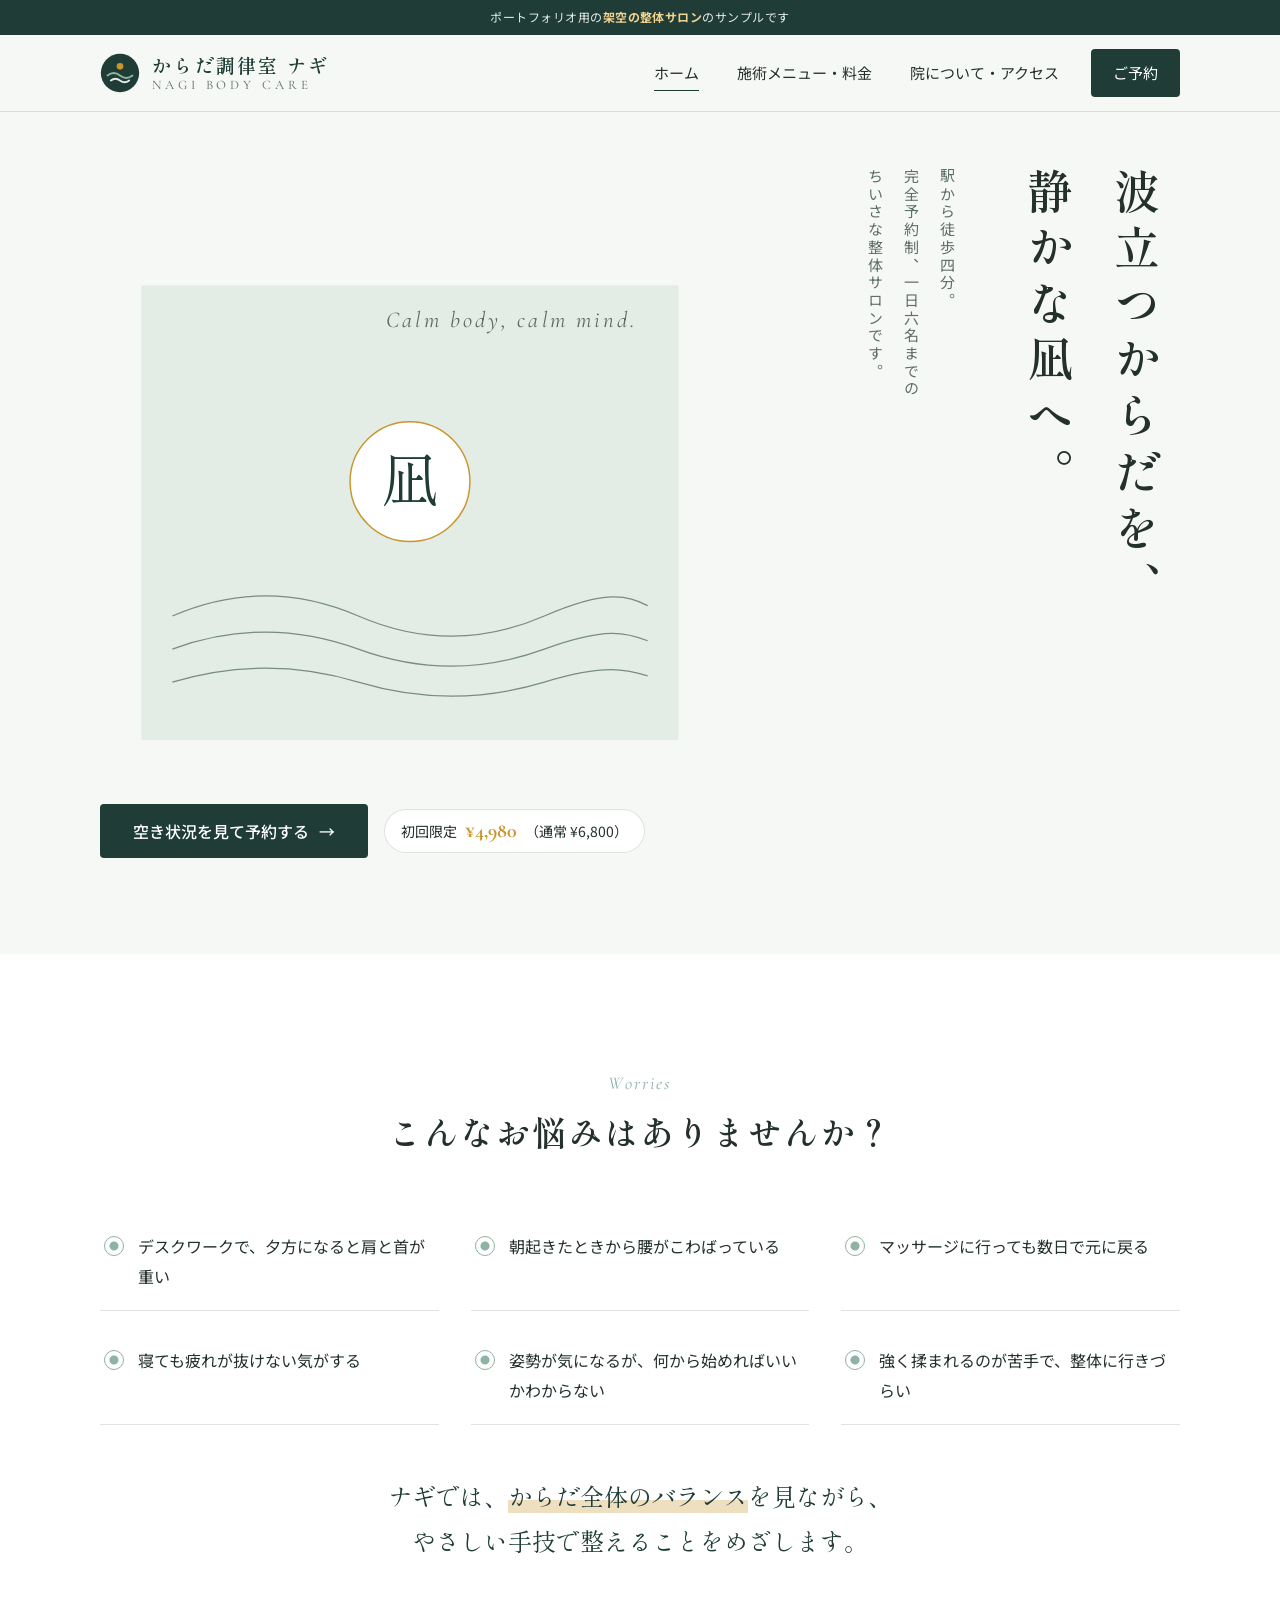
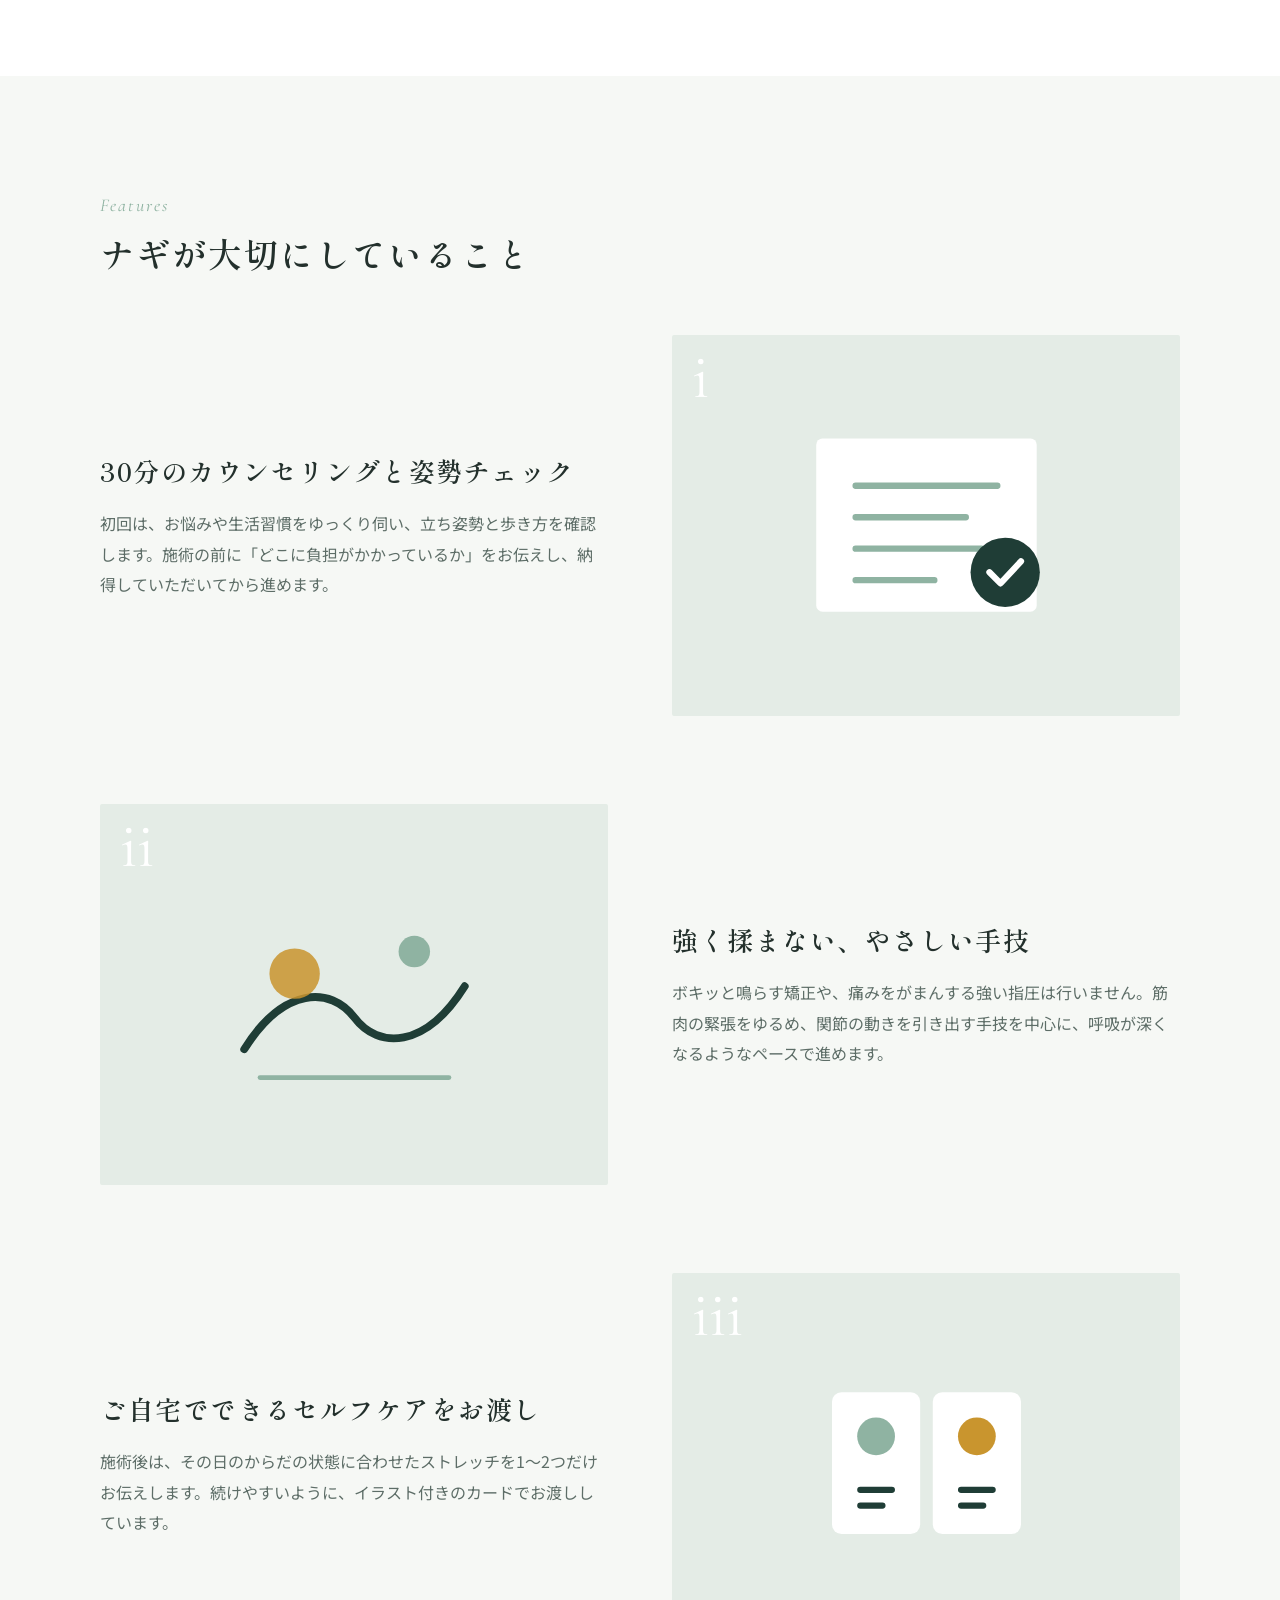
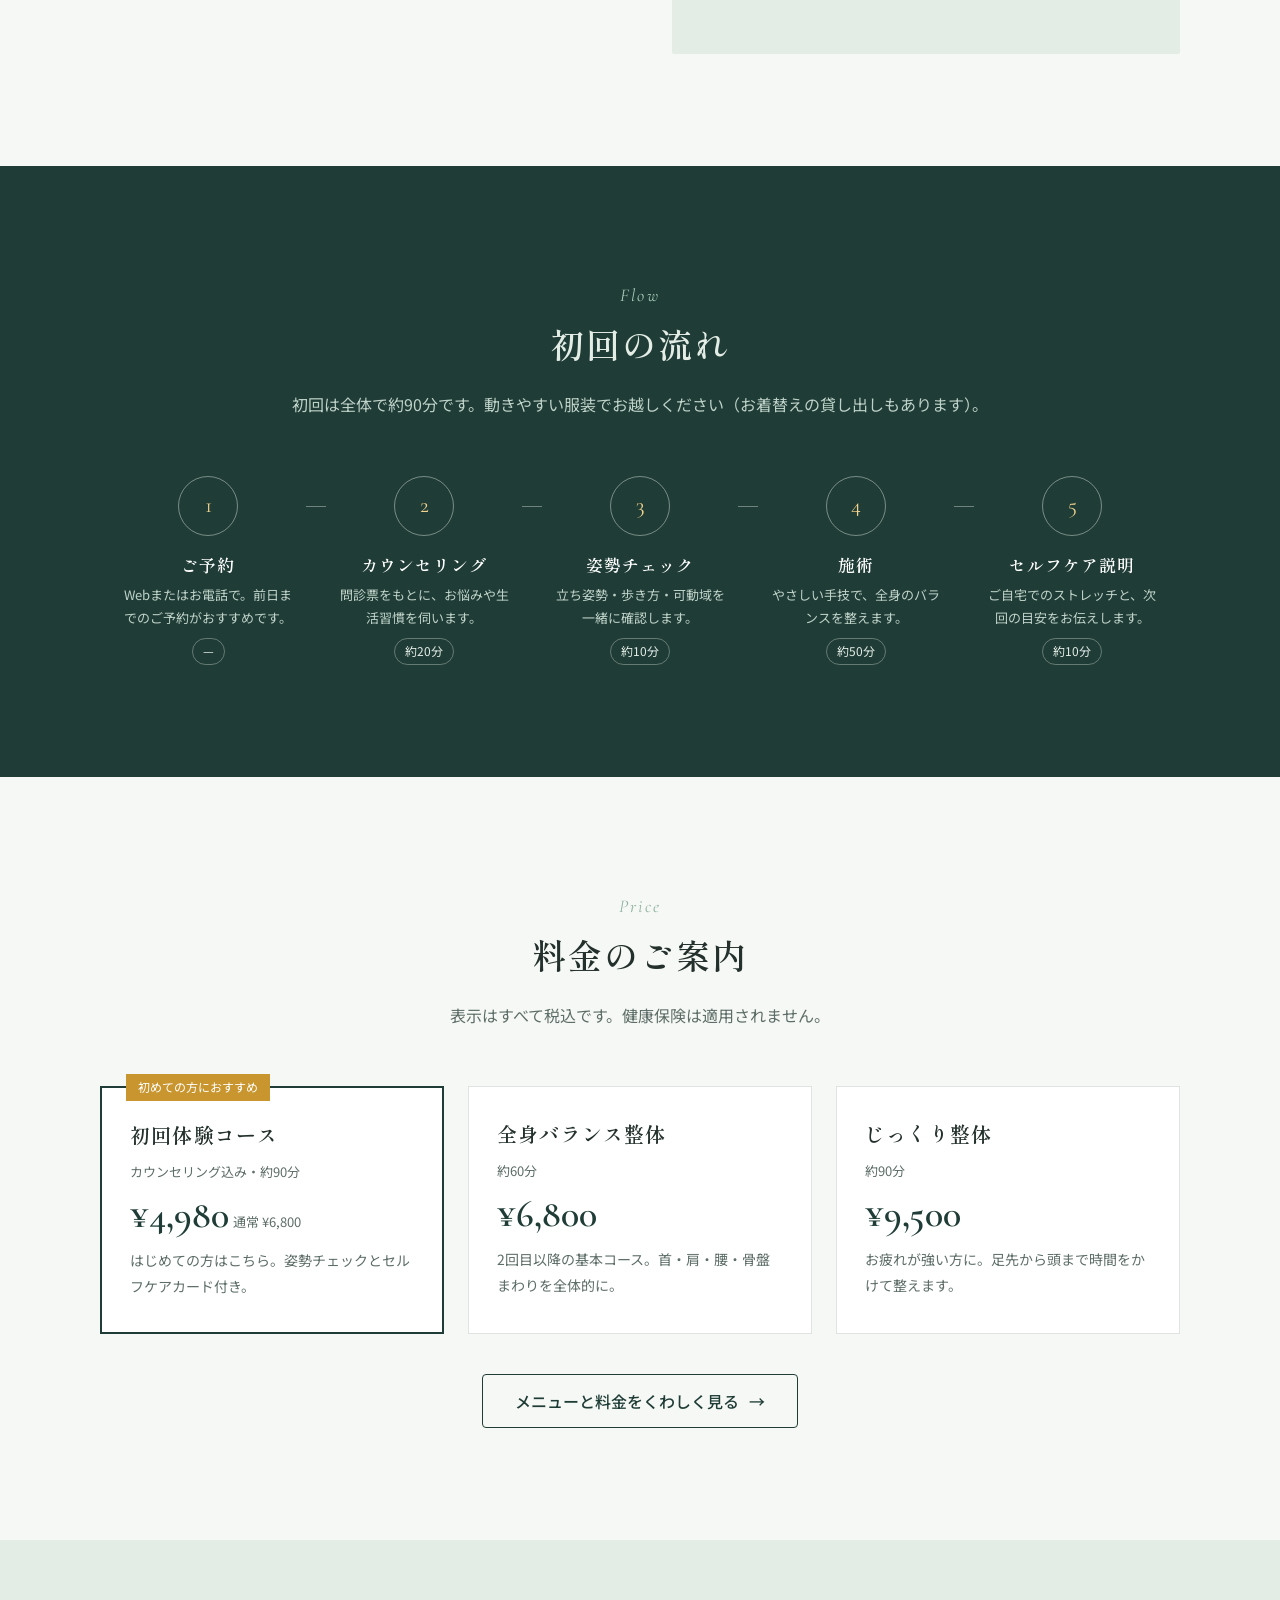
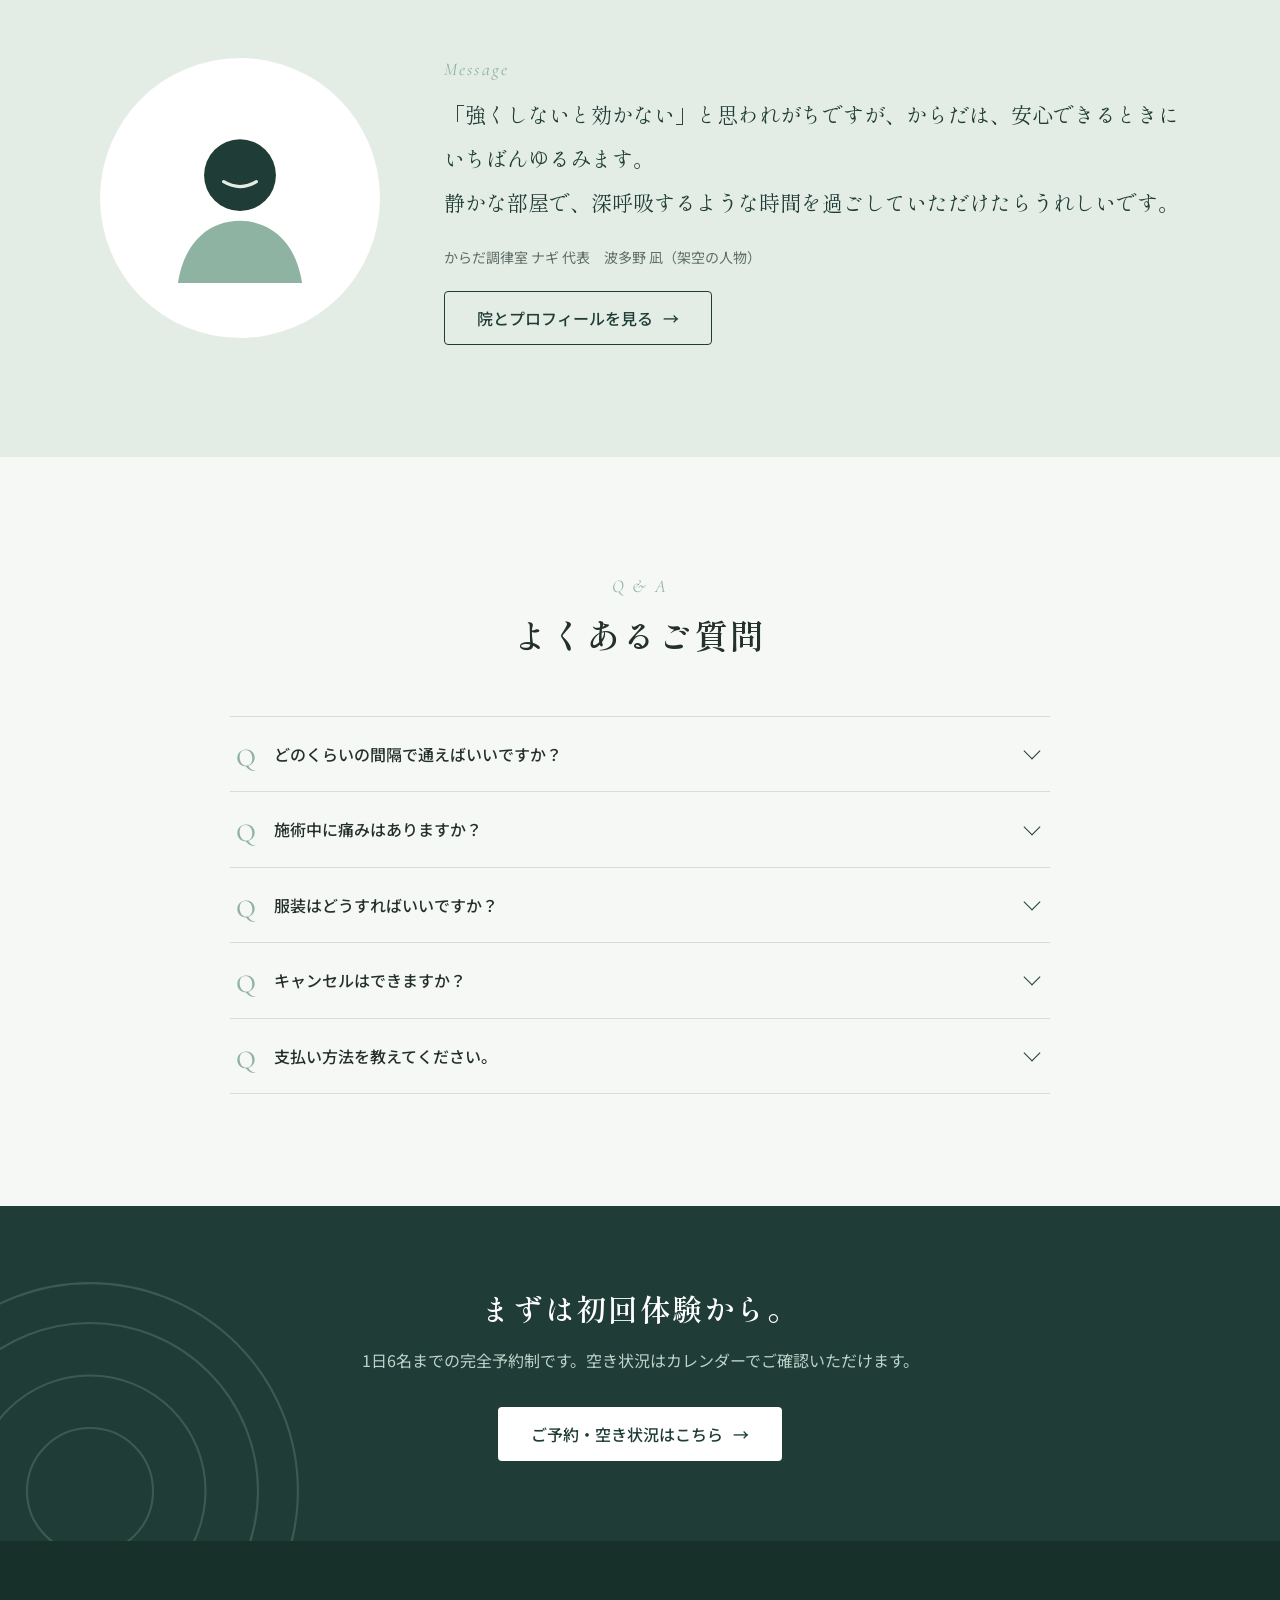
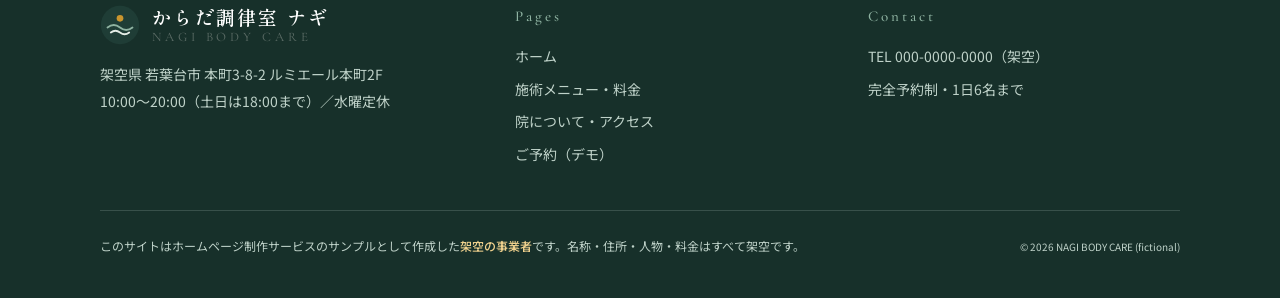
<file: salon/index.html>
<!DOCTYPE html>
<html lang="ja">
<head>
  <meta charset="UTF-8">
  <meta name="viewport" content="width=device-width, initial-scale=1">
  <title>からだ調律室 ナギ｜若葉台駅徒歩4分の完全予約制整体サロン（架空のサンプルサイト）</title>
  <meta name="description" content="若葉台駅徒歩4分、1日6名までの完全予約制整体サロン。※ポートフォリオ用の架空事業者です。">
  <meta name="robots" content="noindex">
  <link rel="preconnect" href="https://fonts.googleapis.com">
  <link rel="preconnect" href="https://fonts.gstatic.com" crossorigin>
  <link href="https://fonts.googleapis.com/css2?family=Shippori+Mincho:wght@500;600&family=Noto+Sans+JP:wght@400;500;700&family=Cormorant+Garamond:ital,wght@0,500;0,600;1,500&display=swap" rel="stylesheet">
  <link rel="stylesheet" href="css/style.css">
</head>
<body>
  <p class="demo-ribbon">ポートフォリオ用の<strong>架空の整体サロン</strong>のサンプルです</p>
  <header class="site-header">
    <div class="container header-inner">
      <a href="index.html" class="logo" aria-label="からだ調律室 ナギ ホーム"><svg viewBox="0 0 48 48" aria-hidden="true"><circle cx="24" cy="24" r="23" fill="#1F3D36"/><path d="M9 27c5-4 10-4 15 0s10 4 15 0" stroke="#8FB3A2" stroke-width="2.2" fill="none" stroke-linecap="round"/><path d="M13 33c4-3 7-3 11 0s7 3 11 0" stroke="#E4ECE6" stroke-width="2.2" fill="none" stroke-linecap="round"/><circle cx="24" cy="16" r="4" fill="#C9952E"/></svg><span class="logo-text"><span class="logo-ja">からだ調律室 ナギ</span><span class="logo-en">NAGI BODY CARE</span></span></a>
      <button class="nav-toggle" aria-expanded="false" aria-controls="global-nav"><span class="bars" aria-hidden="true"></span><span class="nav-toggle-label">MENU</span></button>
      <nav class="global-nav" id="global-nav" aria-label="サイトメニュー">
        <ul><li><a href="index.html" aria-current="page">ホーム</a></li><li><a href="menu.html">施術メニュー・料金</a></li><li><a href="about.html">院について・アクセス</a></li><li><a href="about.html#reserve" class="nav-cta">ご予約</a></li></ul>
      </nav>
    </div>
  </header>
  <main>
    <section class="hero">
      <div class="container hero-inner">
        <div class="hero-visual" aria-hidden="true">
          <svg viewBox="0 0 600 520">
            <rect x="40" y="40" width="520" height="440" fill="#E4ECE6"/>
            <g fill="none" stroke="#8FB3A2" stroke-width="1.4">
              <circle class="ripple-ring" cx="300" cy="270" r="200"/>
              <circle class="ripple-ring r2" cx="300" cy="270" r="200"/>
              <circle class="ripple-ring r3" cx="300" cy="270" r="200"/>
            </g>
            <g fill="none" stroke="#1F3D36" stroke-width="1.2" opacity=".55">
              <path d="M70 360c60-26 120-26 180 0s120 26 180 0 80-20 100-10"/>
              <path d="M70 392c60-22 120-22 180 0s120 22 180 0 80-16 100-8"/>
              <path d="M70 424c60-18 120-18 180 0s120 18 180 0 80-12 100-6"/>
            </g>
            <circle cx="300" cy="230" r="58" fill="#FFFFFF"/>
            <circle cx="300" cy="230" r="58" fill="none" stroke="#C9952E" stroke-width="1.4"/>
            <text x="300" y="250" text-anchor="middle" font-family="Shippori Mincho, serif" font-size="56" fill="#1F3D36">凪</text>
            <text x="520" y="80" text-anchor="end" font-family="Cormorant Garamond, serif" font-style="italic" font-size="22" fill="#5D6D67" letter-spacing="3">Calm body, calm mind.</text>
          </svg>
        </div>
        <div class="hero-copy">
          <h1 class="hero-title"><span>波立つからだを、</span><span>静かな凪へ。</span></h1>
          <p class="hero-sub">駅から徒歩四分。<br>完全予約制、一日六名までの<br>ちいさな整体サロンです。</p>
        </div>
      </div>
      <div class="container" style="position:relative">
        <div class="hero-meta">
          <a href="about.html#reserve" class="btn btn-primary">空き状況を見て予約する <span class="arrow" aria-hidden="true">→</span></a>
          <span class="hero-badge">初回限定 <b>¥4,980</b>（通常 ¥6,800）</span>
        </div>
      </div>
    </section>

    <section class="section worries">
      <div class="container">
        <div class="section-head center">
          <span class="en-label">Worries</span>
          <h2 class="section-title">こんなお悩みはありませんか？</h2>
        </div>
        <ul class="worry-grid">
          <li>デスクワークで、夕方になると肩と首が重い</li>
          <li>朝起きたときから腰がこわばっている</li>
          <li>マッサージに行っても数日で元に戻る</li>
          <li>寝ても疲れが抜けない気がする</li>
          <li>姿勢が気になるが、何から始めればいいかわからない</li>
          <li>強く揉まれるのが苦手で、整体に行きづらい</li>
        </ul>
        <p class="worries-answer">ナギでは、<em>からだ全体のバランス</em>を見ながら、<br>やさしい手技で整えることをめざします。</p>
      </div>
    </section>

    <section class="section features">
      <div class="container">
        <div class="section-head">
          <span class="en-label">Features</span>
          <h2 class="section-title">ナギが大切にしていること</h2>
        </div>
        <div class="feature-row">
          <div class="feature-art" aria-hidden="true"><span class="num">i</span>
            <svg viewBox="0 0 200 150"><rect x="30" y="20" width="140" height="110" rx="4" fill="#FFFFFF"/><path d="M55 50h90M55 70h70M55 90h80M55 110h50" stroke="#8FB3A2" stroke-width="4" stroke-linecap="round"/><circle cx="150" cy="105" r="22" fill="#1F3D36"/><path d="M140 105l7 7 13-14" stroke="#FFFFFF" stroke-width="4" fill="none" stroke-linecap="round" stroke-linejoin="round"/></svg>
          </div>
          <div class="feature-text">
            <h3>30分のカウンセリングと姿勢チェック</h3>
            <p>初回は、お悩みや生活習慣をゆっくり伺い、立ち姿勢と歩き方を確認します。施術の前に「どこに負担がかかっているか」をお伝えし、納得していただいてから進めます。</p>
          </div>
        </div>
        <div class="feature-row">
          <div class="feature-art" aria-hidden="true"><span class="num">ii</span>
            <svg viewBox="0 0 200 150"><path d="M30 110c25-40 55-40 70-20s45 20 70-20" stroke="#1F3D36" stroke-width="5" fill="none" stroke-linecap="round"/><circle cx="62" cy="62" r="16" fill="#C9952E" opacity=".85"/><circle cx="138" cy="48" r="10" fill="#8FB3A2"/><path d="M40 128h120" stroke="#8FB3A2" stroke-width="3" stroke-linecap="round"/></svg>
          </div>
          <div class="feature-text">
            <h3>強く揉まない、やさしい手技</h3>
            <p>ボキッと鳴らす矯正や、痛みをがまんする強い指圧は行いません。筋肉の緊張をゆるめ、関節の動きを引き出す手技を中心に、呼吸が深くなるようなペースで進めます。</p>
          </div>
        </div>
        <div class="feature-row">
          <div class="feature-art" aria-hidden="true"><span class="num">iii</span>
            <svg viewBox="0 0 200 150"><rect x="40" y="30" width="56" height="90" rx="6" fill="#FFFFFF"/><rect x="104" y="30" width="56" height="90" rx="6" fill="#FFFFFF"/><circle cx="68" cy="58" r="12" fill="#8FB3A2"/><path d="M58 92h20M58 102h14" stroke="#1F3D36" stroke-width="4" stroke-linecap="round"/><circle cx="132" cy="58" r="12" fill="#C9952E"/><path d="M122 92h20M122 102h14" stroke="#1F3D36" stroke-width="4" stroke-linecap="round"/></svg>
          </div>
          <div class="feature-text">
            <h3>ご自宅でできるセルフケアをお渡し</h3>
            <p>施術後は、その日のからだの状態に合わせたストレッチを1〜2つだけお伝えします。続けやすいように、イラスト付きのカードでお渡ししています。</p>
          </div>
        </div>
      </div>
    </section>

    <section class="section flow">
      <div class="container">
        <div class="section-head center">
          <span class="en-label">Flow</span>
          <h2 class="section-title">初回の流れ</h2>
          <p class="lead">初回は全体で約90分です。動きやすい服装でお越しください（お着替えの貸し出しもあります）。</p>
        </div>
        <ol class="flow-list">
          <li><span class="flow-step">1</span><h3>ご予約</h3><p>Webまたはお電話で。前日までのご予約がおすすめです。</p><span class="flow-time">—</span></li>
          <li><span class="flow-step">2</span><h3>カウンセリング</h3><p>問診票をもとに、お悩みや生活習慣を伺います。</p><span class="flow-time">約20分</span></li>
          <li><span class="flow-step">3</span><h3>姿勢チェック</h3><p>立ち姿勢・歩き方・可動域を一緒に確認します。</p><span class="flow-time">約10分</span></li>
          <li><span class="flow-step">4</span><h3>施術</h3><p>やさしい手技で、全身のバランスを整えます。</p><span class="flow-time">約50分</span></li>
          <li><span class="flow-step">5</span><h3>セルフケア説明</h3><p>ご自宅でのストレッチと、次回の目安をお伝えします。</p><span class="flow-time">約10分</span></li>
        </ol>
      </div>
    </section>

    <section class="section price">
      <div class="container">
        <div class="section-head center">
          <span class="en-label">Price</span>
          <h2 class="section-title">料金のご案内</h2>
          <p class="lead">表示はすべて税込です。健康保険は適用されません。</p>
        </div>
        <div class="price-cards">
          <article class="price-card is-recommend"><h3>初回体験コース</h3><p class="min">カウンセリング込み・約90分</p><p class="yen">¥4,980<small>通常 ¥6,800</small></p><p>はじめての方はこちら。姿勢チェックとセルフケアカード付き。</p></article>
          <article class="price-card"><h3>全身バランス整体</h3><p class="min">約60分</p><p class="yen">¥6,800</p><p>2回目以降の基本コース。首・肩・腰・骨盤まわりを全体的に。</p></article>
          <article class="price-card"><h3>じっくり整体</h3><p class="min">約90分</p><p class="yen">¥9,500</p><p>お疲れが強い方に。足先から頭まで時間をかけて整えます。</p></article>
        </div>
        <div class="center-actions"><a href="menu.html" class="btn btn-line">メニューと料金をくわしく見る <span class="arrow" aria-hidden="true">→</span></a></div>
      </div>
    </section>

    <section class="section message">
      <div class="container message-inner">
        <div class="avatar" aria-hidden="true">
          <svg viewBox="0 0 120 120"><circle cx="60" cy="46" r="22" fill="#1F3D36"/><path d="M22 112c4-26 20-38 38-38s34 12 38 38z" fill="#8FB3A2"/><path d="M50 50q10 6 20 0" stroke="#E4ECE6" stroke-width="2" fill="none" stroke-linecap="round"/></svg>
        </div>
        <div>
          <span class="en-label">Message</span>
          <blockquote>「強くしないと効かない」と思われがちですが、からだは、安心できるときにいちばんゆるみます。<br>静かな部屋で、深呼吸するような時間を過ごしていただけたらうれしいです。</blockquote>
          <p class="sign">からだ調律室 ナギ 代表　波多野 凪（架空の人物）</p>
          <p style="margin-top:20px"><a href="about.html" class="btn btn-line">院とプロフィールを見る <span class="arrow" aria-hidden="true">→</span></a></p>
        </div>
      </div>
    </section>

    <section class="section faq">
      <div class="narrow">
        <div class="section-head center">
          <span class="en-label">Q &amp; A</span>
          <h2 class="section-title">よくあるご質問</h2>
        </div>
        <div class="faq-list">
          <details><summary>どのくらいの間隔で通えばいいですか？</summary><div class="faq-answer"><p>お悩みや生活習慣によって異なりますが、最初の1か月は1〜2週間に1回、その後は月1回程度を目安にご提案しています。無理に回数券をおすすめすることはありません。</p></div></details>
          <details><summary>施術中に痛みはありますか？</summary><div class="faq-answer"><p>強く押したり、骨を鳴らしたりする手技は行いません。圧の強さはその都度確認しながら進めます。</p></div></details>
          <details><summary>服装はどうすればいいですか？</summary><div class="faq-answer"><p>動きやすい服装でお越しください。お着替え（上下）を無料でお貸ししています。</p></div></details>
          <details><summary>キャンセルはできますか？</summary><div class="faq-answer"><p>前日までのご連絡でキャンセル料はかかりません。当日のキャンセルは施術料金の50%を頂戴します。</p></div></details>
          <details><summary>支払い方法を教えてください。</summary><div class="faq-answer"><p>現金のほか、クレジットカード・交通系ICがご利用いただけます（という想定のサンプル文です）。</p></div></details>
        </div>
      </div>
    </section>

    <section class="cta-band">
      <svg class="ripple" viewBox="0 0 200 200" aria-hidden="true"><g fill="none" stroke="#8FB3A2" stroke-width="1"><circle cx="100" cy="100" r="30"/><circle cx="100" cy="100" r="55"/><circle cx="100" cy="100" r="80"/><circle cx="100" cy="100" r="99"/></g></svg>
      <div class="container">
        <h2>まずは初回体験から。</h2>
        <p>1日6名までの完全予約制です。空き状況はカレンダーでご確認いただけます。</p>
        <a href="about.html#reserve" class="btn btn-primary">ご予約・空き状況はこちら <span class="arrow" aria-hidden="true">→</span></a>
      </div>
    </section>
  </main>
  <footer class="site-footer">
    <div class="container footer-inner">
      <div class="footer-brand">
        <a href="index.html" class="logo"><svg viewBox="0 0 48 48" aria-hidden="true"><circle cx="24" cy="24" r="23" fill="#1F3D36"/><path d="M9 27c5-4 10-4 15 0s10 4 15 0" stroke="#8FB3A2" stroke-width="2.2" fill="none" stroke-linecap="round"/><path d="M13 33c4-3 7-3 11 0s7 3 11 0" stroke="#E4ECE6" stroke-width="2.2" fill="none" stroke-linecap="round"/><circle cx="24" cy="16" r="4" fill="#C9952E"/></svg><span class="logo-text"><span class="logo-ja">からだ調律室 ナギ</span><span class="logo-en">NAGI BODY CARE</span></span></a>
        <p>架空県 若葉台市 本町3-8-2 ルミエール本町2F<br>10:00〜20:00（土日は18:00まで）／水曜定休</p>
      </div>
      <div><h4>Pages</h4><ul><li><a href="index.html">ホーム</a></li><li><a href="menu.html">施術メニュー・料金</a></li><li><a href="about.html">院について・アクセス</a></li><li><a href="about.html#reserve">ご予約（デモ）</a></li></ul></div>
      <div><h4>Contact</h4><ul><li>TEL 000-0000-0000（架空）</li><li>完全予約制・1日6名まで</li></ul></div>
      <div class="footer-note"><p>このサイトはホームページ制作サービスのサンプルとして作成した<strong>架空の事業者</strong>です。名称・住所・人物・料金はすべて架空です。</p><p><small>&copy; 2026 NAGI BODY CARE (fictional)</small></p></div>
    </div>
  </footer>
  <div class="sp-fixed-cta"><a href="tel:0000000000" class="tel">電話する（架空）</a><a href="about.html#reserve" class="web">Web予約（デモ）</a></div>
  <script src="js/main.js"></script>
</body>
</html>
</file>
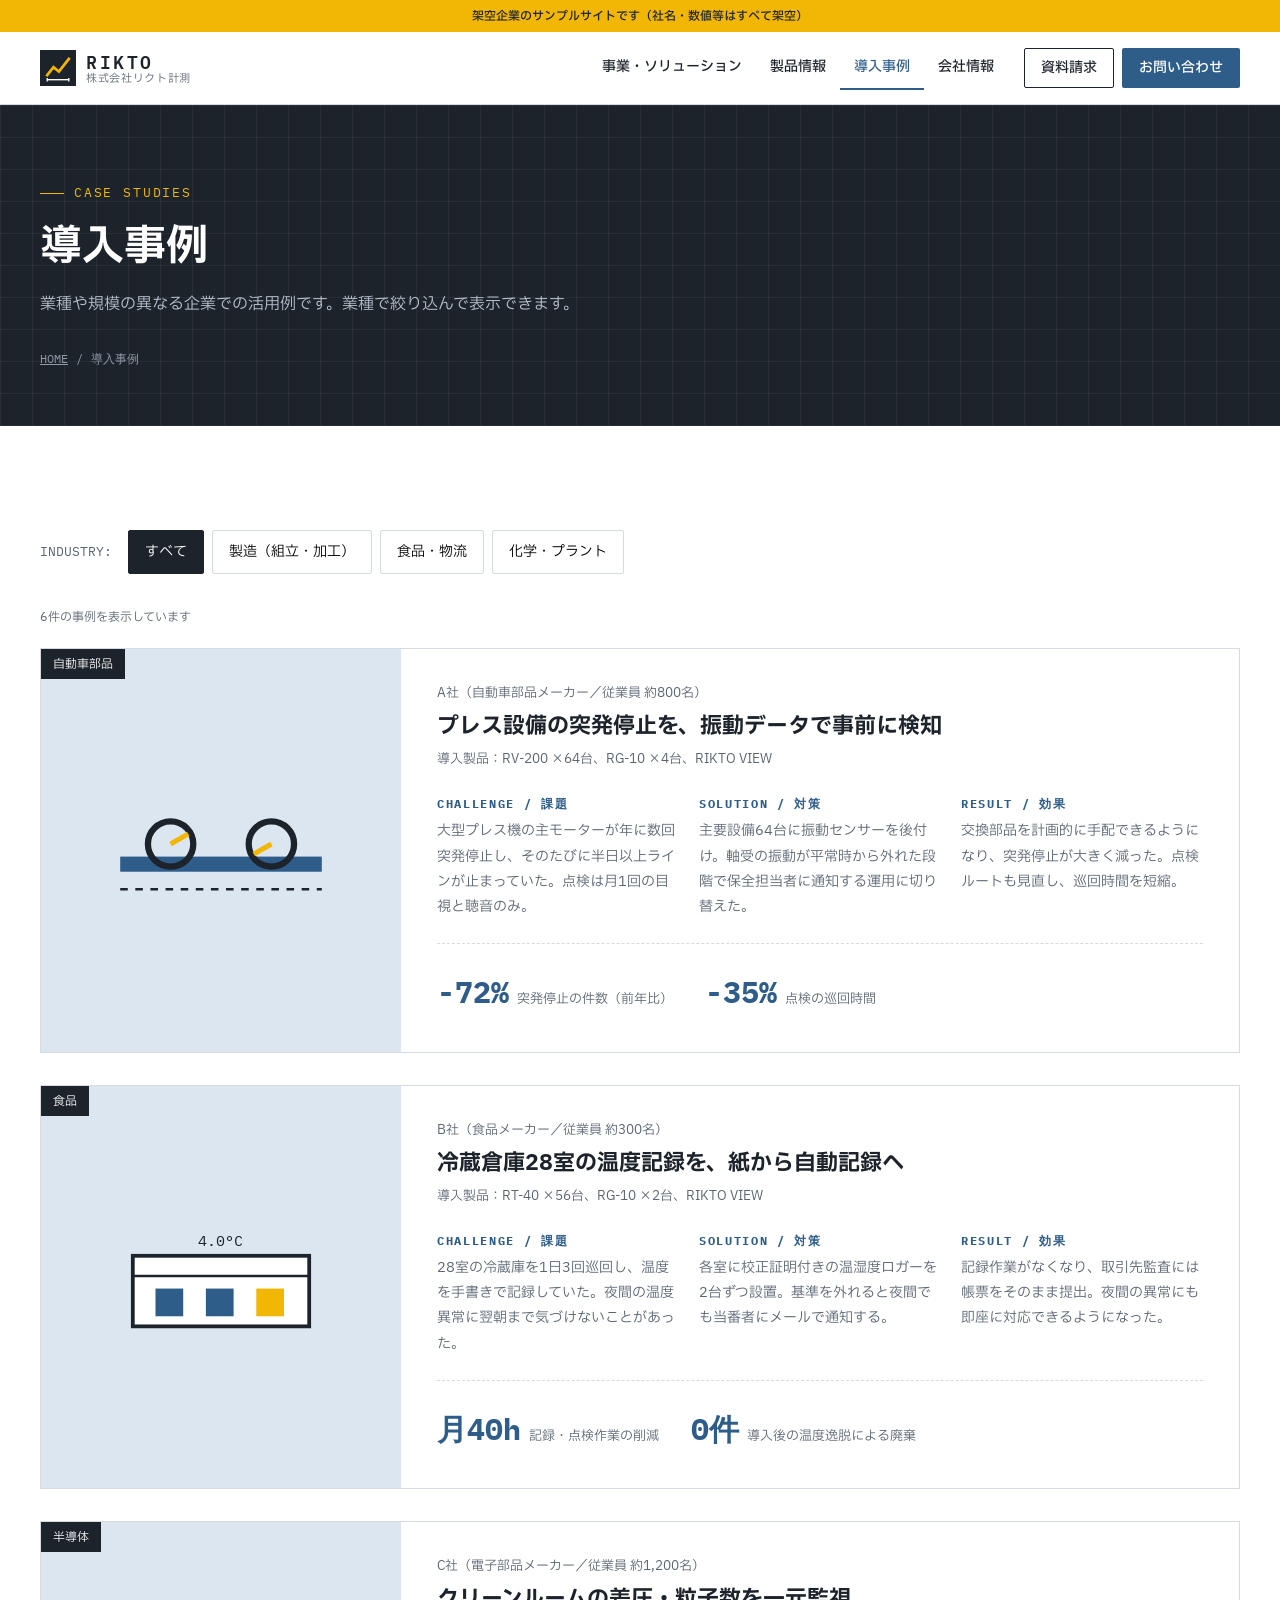
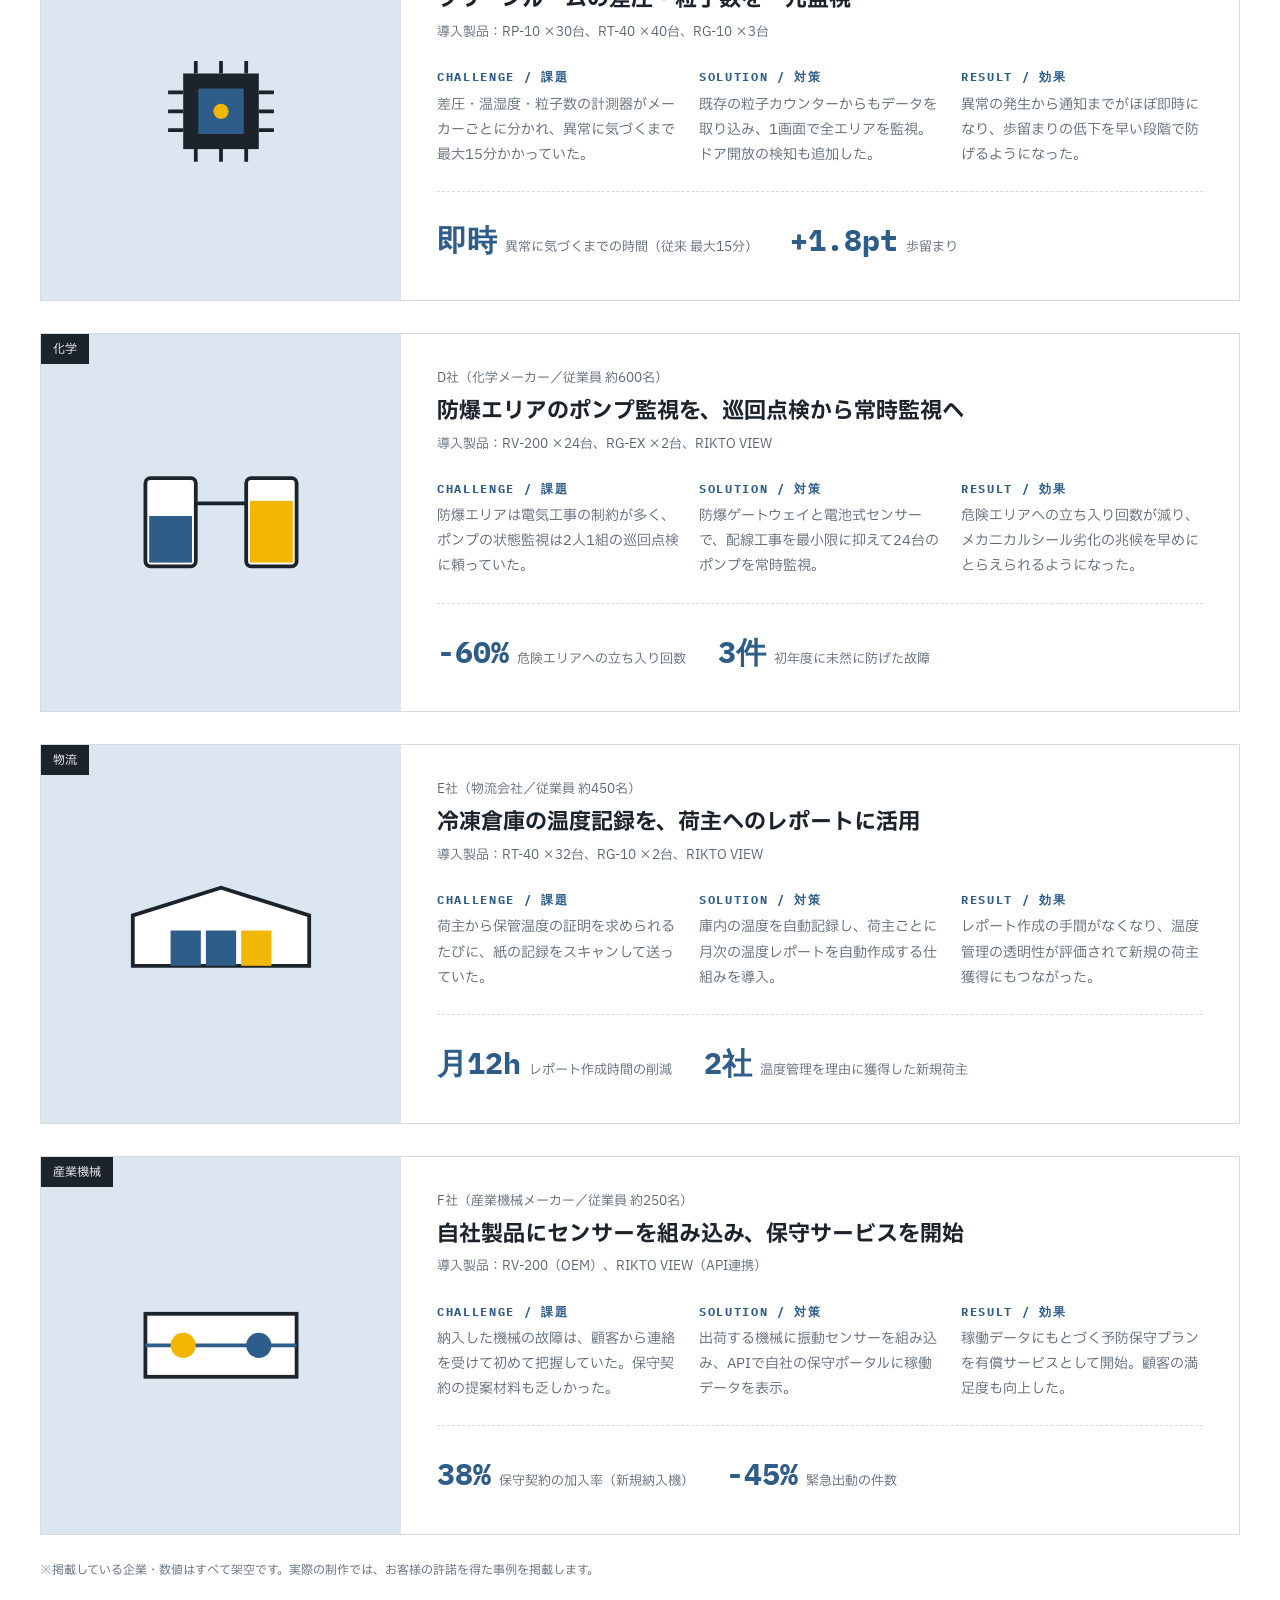
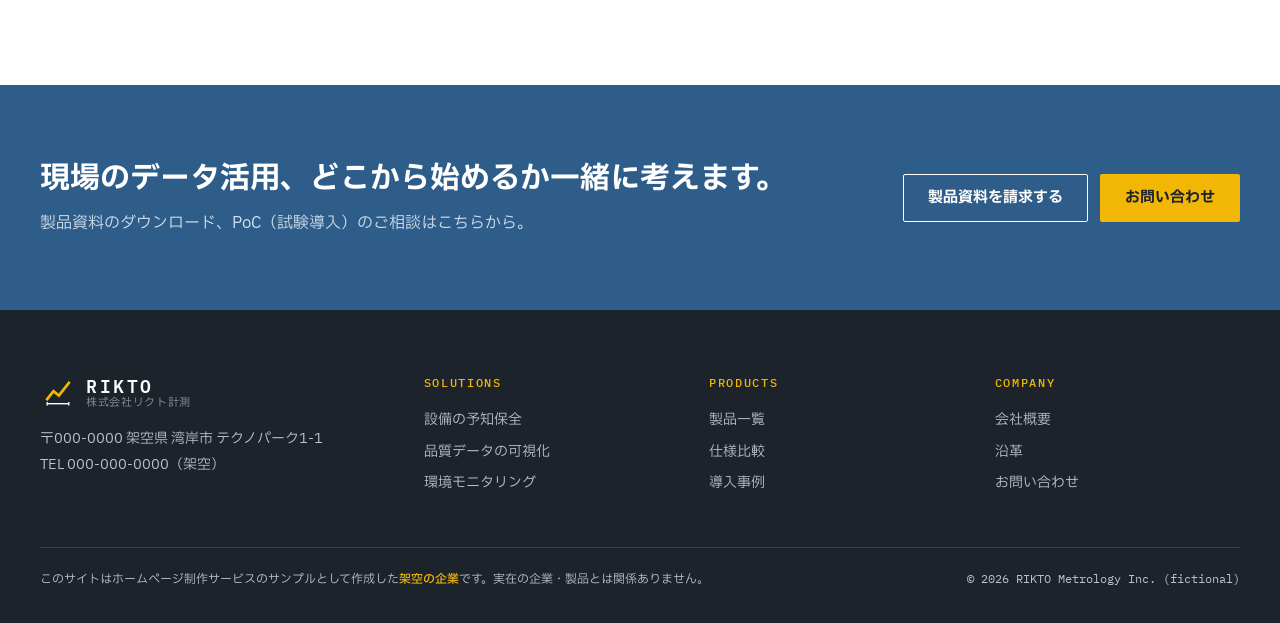
<file: corporate/cases.html>
<!DOCTYPE html>
<html lang="ja">
<head>
  <meta charset="UTF-8">
  <meta name="viewport" content="width=device-width, initial-scale=1">
  <title>導入事例｜株式会社リクト計測（架空）</title>
  <meta name="description" content="業種別の導入事例。">
  <meta name="robots" content="noindex">
  <link rel="preconnect" href="https://fonts.googleapis.com">
  <link rel="preconnect" href="https://fonts.gstatic.com" crossorigin>
  <link href="https://fonts.googleapis.com/css2?family=IBM+Plex+Sans+JP:wght@400;500;700&family=IBM+Plex+Mono:wght@400;500;600&display=swap" rel="stylesheet">
  <link rel="stylesheet" href="css/style.css">
  <script>document.documentElement.classList.add('js');</script>
</head>
<body>
  <p class="demo-ribbon">架空企業のサンプルサイトです（社名・数値等はすべて架空）</p>
  <header class="site-header">
    <div class="container header-inner">
      <a href="index.html" class="logo" aria-label="リクト計測 トップページ"><svg viewBox="0 0 40 40" aria-hidden="true"><rect width="40" height="40" fill="#1D232B"/><path d="M8 28l7-9 6 5 11-14" stroke="#F2B705" stroke-width="3" fill="none" stroke-linecap="square"/><path d="M8 33h24" stroke="#FFFFFF" stroke-width="1.5"/><path d="M8 31v4M32 31v4" stroke="#FFFFFF" stroke-width="1.5"/></svg><span class="logo-text"><span class="logo-en">RIKTO</span><span class="logo-ja">株式会社リクト計測</span></span></a>
      <button class="nav-toggle" aria-expanded="false" aria-controls="global-nav" aria-label="メニューを開く"><span></span><span></span><span></span></button>
      <nav class="global-nav" id="global-nav" aria-label="グローバルナビゲーション">
        <ul><li><a href="solutions.html">事業・ソリューション</a></li><li><a href="products.html">製品情報</a></li><li><a href="cases.html" aria-current="page">導入事例</a></li><li><a href="company.html">会社情報</a></li></ul>
        <div class="header-cta"><a href="contact.html?type=doc" class="btn btn-outline btn-sm">資料請求</a><a href="contact.html" class="btn btn-primary btn-sm">お問い合わせ</a></div>
      </nav>
    </div>
  </header>
  <main>
    <section class="page-hero">
      <div class="container">
        <p class="section-label">Case Studies</p>
        <h1>導入事例</h1>
        <p>業種や規模の異なる企業での活用例です。業種で絞り込んで表示できます。</p>
        <ol class="breadcrumb" aria-label="パンくずリスト"><li><a href="index.html">HOME</a></li><li aria-current="page">導入事例</li></ol>
      </div>
    </section>
    <section class="section">
      <div class="container">
        <div class="filter-bar" role="group" aria-label="業種で絞り込み">
          <span class="label">INDUSTRY:</span>
          <button type="button" class="filter-btn case-filter" data-filter="all" aria-pressed="true">すべて</button>
          <button type="button" class="filter-btn case-filter" data-filter="mfg" aria-pressed="false">製造（組立・加工）</button>
          <button type="button" class="filter-btn case-filter" data-filter="food" aria-pressed="false">食品・物流</button>
          <button type="button" class="filter-btn case-filter" data-filter="chem" aria-pressed="false">化学・プラント</button>
        </div>
        <p class="case-note" id="case-count" aria-live="polite" style="margin:0 0 20px">6件の事例を表示しています</p>
        <div id="case-list"><article class="case-detail reveal" data-ind="mfg">
          <div class="case-visual"><svg viewBox="0 0 200 110" aria-hidden="true"><rect x="20" y="60" width="160" height="12" fill="#2F5D8A"/><circle cx="60" cy="50" r="18" fill="none" stroke="#1D232B" stroke-width="5"/><circle cx="140" cy="50" r="18" fill="none" stroke="#1D232B" stroke-width="5"/><path d="M60 50l14-8M140 50l-14 8" stroke="#F2B705" stroke-width="4"/><path d="M20 86h160" stroke="#1D232B" stroke-width="2" stroke-dasharray="6 6"/></svg><span class="case-industry">自動車部品</span></div>
          <div class="case-detail-body">
            <p class="case-company">A社（自動車部品メーカー／従業員 約800名）</p>
            <h2>プレス設備の突発停止を、振動データで事前に検知</h2>
            <p class="case-company">導入製品：RV-200 ×64台、RG-10 ×4台、RIKTO VIEW</p>
            <div class="cpr"><div><h3>CHALLENGE / 課題</h3><p>大型プレス機の主モーターが年に数回突発停止し、そのたびに半日以上ラインが止まっていた。点検は月1回の目視と聴音のみ。</p></div><div><h3>SOLUTION / 対策</h3><p>主要設備64台に振動センサーを後付け。軸受の振動が平常時から外れた段階で保全担当者に通知する運用に切り替えた。</p></div><div><h3>RESULT / 効果</h3><p>交換部品を計画的に手配できるようになり、突発停止が大きく減った。点検ルートも見直し、巡回時間を短縮。</p></div></div>
            <div class="result-nums"><div><b>-72%</b><span>突発停止の件数（前年比）</span></div><div><b>-35%</b><span>点検の巡回時間</span></div></div>
          </div>
        </article><article class="case-detail reveal" data-ind="food">
          <div class="case-visual"><svg viewBox="0 0 200 110" aria-hidden="true"><rect x="30" y="30" width="140" height="56" fill="#FFFFFF" stroke="#1D232B" stroke-width="3"/><path d="M30 46h140" stroke="#1D232B" stroke-width="2"/><rect x="48" y="56" width="22" height="22" fill="#2F5D8A"/><rect x="88" y="56" width="22" height="22" fill="#2F5D8A"/><rect x="128" y="56" width="22" height="22" fill="#F2B705"/><text x="100" y="22" text-anchor="middle" font-family="IBM Plex Mono, monospace" font-size="12" fill="#1D232B">4.0°C</text></svg><span class="case-industry">食品</span></div>
          <div class="case-detail-body">
            <p class="case-company">B社（食品メーカー／従業員 約300名）</p>
            <h2>冷蔵倉庫28室の温度記録を、紙から自動記録へ</h2>
            <p class="case-company">導入製品：RT-40 ×56台、RG-10 ×2台、RIKTO VIEW</p>
            <div class="cpr"><div><h3>CHALLENGE / 課題</h3><p>28室の冷蔵庫を1日3回巡回し、温度を手書きで記録していた。夜間の温度異常に翌朝まで気づけないことがあった。</p></div><div><h3>SOLUTION / 対策</h3><p>各室に校正証明付きの温湿度ロガーを2台ずつ設置。基準を外れると夜間でも当番者にメールで通知する。</p></div><div><h3>RESULT / 効果</h3><p>記録作業がなくなり、取引先監査には帳票をそのまま提出。夜間の異常にも即座に対応できるようになった。</p></div></div>
            <div class="result-nums"><div><b>月40h</b><span>記録・点検作業の削減</span></div><div><b>0件</b><span>導入後の温度逸脱による廃棄</span></div></div>
          </div>
        </article><article class="case-detail reveal" data-ind="mfg">
          <div class="case-visual"><svg viewBox="0 0 200 110" aria-hidden="true"><rect x="70" y="25" width="60" height="60" fill="#1D232B"/><rect x="82" y="37" width="36" height="36" fill="#2F5D8A"/><g stroke="#1D232B" stroke-width="3"><path d="M80 25v-10M100 25v-10M120 25v-10M80 85v10M100 85v10M120 85v10M70 40H58M70 55H58M70 70H58M130 40h12M130 55h12M130 70h12"/></g><circle cx="100" cy="55" r="6" fill="#F2B705"/></svg><span class="case-industry">半導体</span></div>
          <div class="case-detail-body">
            <p class="case-company">C社（電子部品メーカー／従業員 約1,200名）</p>
            <h2>クリーンルームの差圧・粒子数を一元監視</h2>
            <p class="case-company">導入製品：RP-10 ×30台、RT-40 ×40台、RG-10 ×3台</p>
            <div class="cpr"><div><h3>CHALLENGE / 課題</h3><p>差圧・温湿度・粒子数の計測器がメーカーごとに分かれ、異常に気づくまで最大15分かかっていた。</p></div><div><h3>SOLUTION / 対策</h3><p>既存の粒子カウンターからもデータを取り込み、1画面で全エリアを監視。ドア開放の検知も追加した。</p></div><div><h3>RESULT / 効果</h3><p>異常の発生から通知までがほぼ即時になり、歩留まりの低下を早い段階で防げるようになった。</p></div></div>
            <div class="result-nums"><div><b>即時</b><span>異常に気づくまでの時間（従来 最大15分）</span></div><div><b>+1.8pt</b><span>歩留まり</span></div></div>
          </div>
        </article><article class="case-detail reveal" data-ind="chem">
          <div class="case-visual"><svg viewBox="0 0 200 110" aria-hidden="true"><rect x="40" y="20" width="40" height="70" rx="4" fill="#FFFFFF" stroke="#1D232B" stroke-width="3"/><rect x="120" y="20" width="40" height="70" rx="4" fill="#FFFFFF" stroke="#1D232B" stroke-width="3"/><rect x="43" y="50" width="34" height="37" fill="#2F5D8A"/><rect x="123" y="38" width="34" height="49" fill="#F2B705"/><path d="M80 40h40" stroke="#1D232B" stroke-width="3"/></svg><span class="case-industry">化学</span></div>
          <div class="case-detail-body">
            <p class="case-company">D社（化学メーカー／従業員 約600名）</p>
            <h2>防爆エリアのポンプ監視を、巡回点検から常時監視へ</h2>
            <p class="case-company">導入製品：RV-200 ×24台、RG-EX ×2台、RIKTO VIEW</p>
            <div class="cpr"><div><h3>CHALLENGE / 課題</h3><p>防爆エリアは電気工事の制約が多く、ポンプの状態監視は2人1組の巡回点検に頼っていた。</p></div><div><h3>SOLUTION / 対策</h3><p>防爆ゲートウェイと電池式センサーで、配線工事を最小限に抑えて24台のポンプを常時監視。</p></div><div><h3>RESULT / 効果</h3><p>危険エリアへの立ち入り回数が減り、メカニカルシール劣化の兆候を早めにとらえられるようになった。</p></div></div>
            <div class="result-nums"><div><b>-60%</b><span>危険エリアへの立ち入り回数</span></div><div><b>3件</b><span>初年度に未然に防げた故障</span></div></div>
          </div>
        </article><article class="case-detail reveal" data-ind="food">
          <div class="case-visual"><svg viewBox="0 0 200 110" aria-hidden="true"><path d="M30 80V40l70-22 70 22v40z" fill="#FFFFFF" stroke="#1D232B" stroke-width="3"/><rect x="60" y="52" width="24" height="28" fill="#2F5D8A"/><rect x="88" y="52" width="24" height="28" fill="#2F5D8A"/><rect x="116" y="52" width="24" height="28" fill="#F2B705"/></svg><span class="case-industry">物流</span></div>
          <div class="case-detail-body">
            <p class="case-company">E社（物流会社／従業員 約450名）</p>
            <h2>冷凍倉庫の温度記録を、荷主へのレポートに活用</h2>
            <p class="case-company">導入製品：RT-40 ×32台、RG-10 ×2台、RIKTO VIEW</p>
            <div class="cpr"><div><h3>CHALLENGE / 課題</h3><p>荷主から保管温度の証明を求められるたびに、紙の記録をスキャンして送っていた。</p></div><div><h3>SOLUTION / 対策</h3><p>庫内の温度を自動記録し、荷主ごとに月次の温度レポートを自動作成する仕組みを導入。</p></div><div><h3>RESULT / 効果</h3><p>レポート作成の手間がなくなり、温度管理の透明性が評価されて新規の荷主獲得にもつながった。</p></div></div>
            <div class="result-nums"><div><b>月12h</b><span>レポート作成時間の削減</span></div><div><b>2社</b><span>温度管理を理由に獲得した新規荷主</span></div></div>
          </div>
        </article><article class="case-detail reveal" data-ind="mfg">
          <div class="case-visual"><svg viewBox="0 0 200 110" aria-hidden="true"><rect x="40" y="30" width="120" height="50" fill="#FFFFFF" stroke="#1D232B" stroke-width="3"/><path d="M40 55h120" stroke="#2F5D8A" stroke-width="3"/><circle cx="70" cy="55" r="10" fill="#F2B705"/><circle cx="130" cy="55" r="10" fill="#2F5D8A"/></svg><span class="case-industry">産業機械</span></div>
          <div class="case-detail-body">
            <p class="case-company">F社（産業機械メーカー／従業員 約250名）</p>
            <h2>自社製品にセンサーを組み込み、保守サービスを開始</h2>
            <p class="case-company">導入製品：RV-200（OEM）、RIKTO VIEW（API連携）</p>
            <div class="cpr"><div><h3>CHALLENGE / 課題</h3><p>納入した機械の故障は、顧客から連絡を受けて初めて把握していた。保守契約の提案材料も乏しかった。</p></div><div><h3>SOLUTION / 対策</h3><p>出荷する機械に振動センサーを組み込み、APIで自社の保守ポータルに稼働データを表示。</p></div><div><h3>RESULT / 効果</h3><p>稼働データにもとづく予防保守プランを有償サービスとして開始。顧客の満足度も向上した。</p></div></div>
            <div class="result-nums"><div><b>38%</b><span>保守契約の加入率（新規納入機）</span></div><div><b>-45%</b><span>緊急出動の件数</span></div></div>
          </div>
        </article></div>
        <p class="case-note">※掲載している企業・数値はすべて架空です。実際の制作では、お客様の許諾を得た事例を掲載します。</p>
      </div>
    </section>
  </main>
  <section class="cta">
    <div class="container cta-inner">
      <div><h2>現場のデータ活用、どこから始めるか一緒に考えます。</h2><p>製品資料のダウンロード、PoC（試験導入）のご相談はこちらから。</p></div>
      <div class="cta-actions"><a href="contact.html?type=doc" class="btn btn-outline">製品資料を請求する</a><a href="contact.html" class="btn btn-signal">お問い合わせ</a></div>
    </div>
  </section>
  <footer class="site-footer">
    <div class="container">
      <div class="footer-top">
        <div class="footer-brand"><a href="index.html" class="logo"><svg viewBox="0 0 40 40" aria-hidden="true"><rect width="40" height="40" fill="#1D232B"/><path d="M8 28l7-9 6 5 11-14" stroke="#F2B705" stroke-width="3" fill="none" stroke-linecap="square"/><path d="M8 33h24" stroke="#FFFFFF" stroke-width="1.5"/><path d="M8 31v4M32 31v4" stroke="#FFFFFF" stroke-width="1.5"/></svg><span class="logo-text"><span class="logo-en">RIKTO</span><span class="logo-ja">株式会社リクト計測</span></span></a><p>〒000-0000 架空県 湾岸市 テクノパーク1-1<br>TEL 000-000-0000（架空）</p></div>
        <div><h4>SOLUTIONS</h4><ul><li><a href="solutions.html#predictive">設備の予知保全</a></li><li><a href="solutions.html#quality">品質データの可視化</a></li><li><a href="solutions.html#environment">環境モニタリング</a></li></ul></div>
        <div><h4>PRODUCTS</h4><ul><li><a href="products.html">製品一覧</a></li><li><a href="products.html#compare">仕様比較</a></li><li><a href="cases.html">導入事例</a></li></ul></div>
        <div><h4>COMPANY</h4><ul><li><a href="company.html">会社概要</a></li><li><a href="company.html#history">沿革</a></li><li><a href="contact.html">お問い合わせ</a></li></ul></div>
      </div>
      <div class="footer-bottom"><p>このサイトはホームページ制作サービスのサンプルとして作成した<strong>架空の企業</strong>です。実在の企業・製品とは関係ありません。</p><p class="mono">&copy; 2026 RIKTO Metrology Inc. (fictional)</p></div>
    </div>
  </footer>
  <script src="js/main.js"></script>
</body>
</html>
</file>
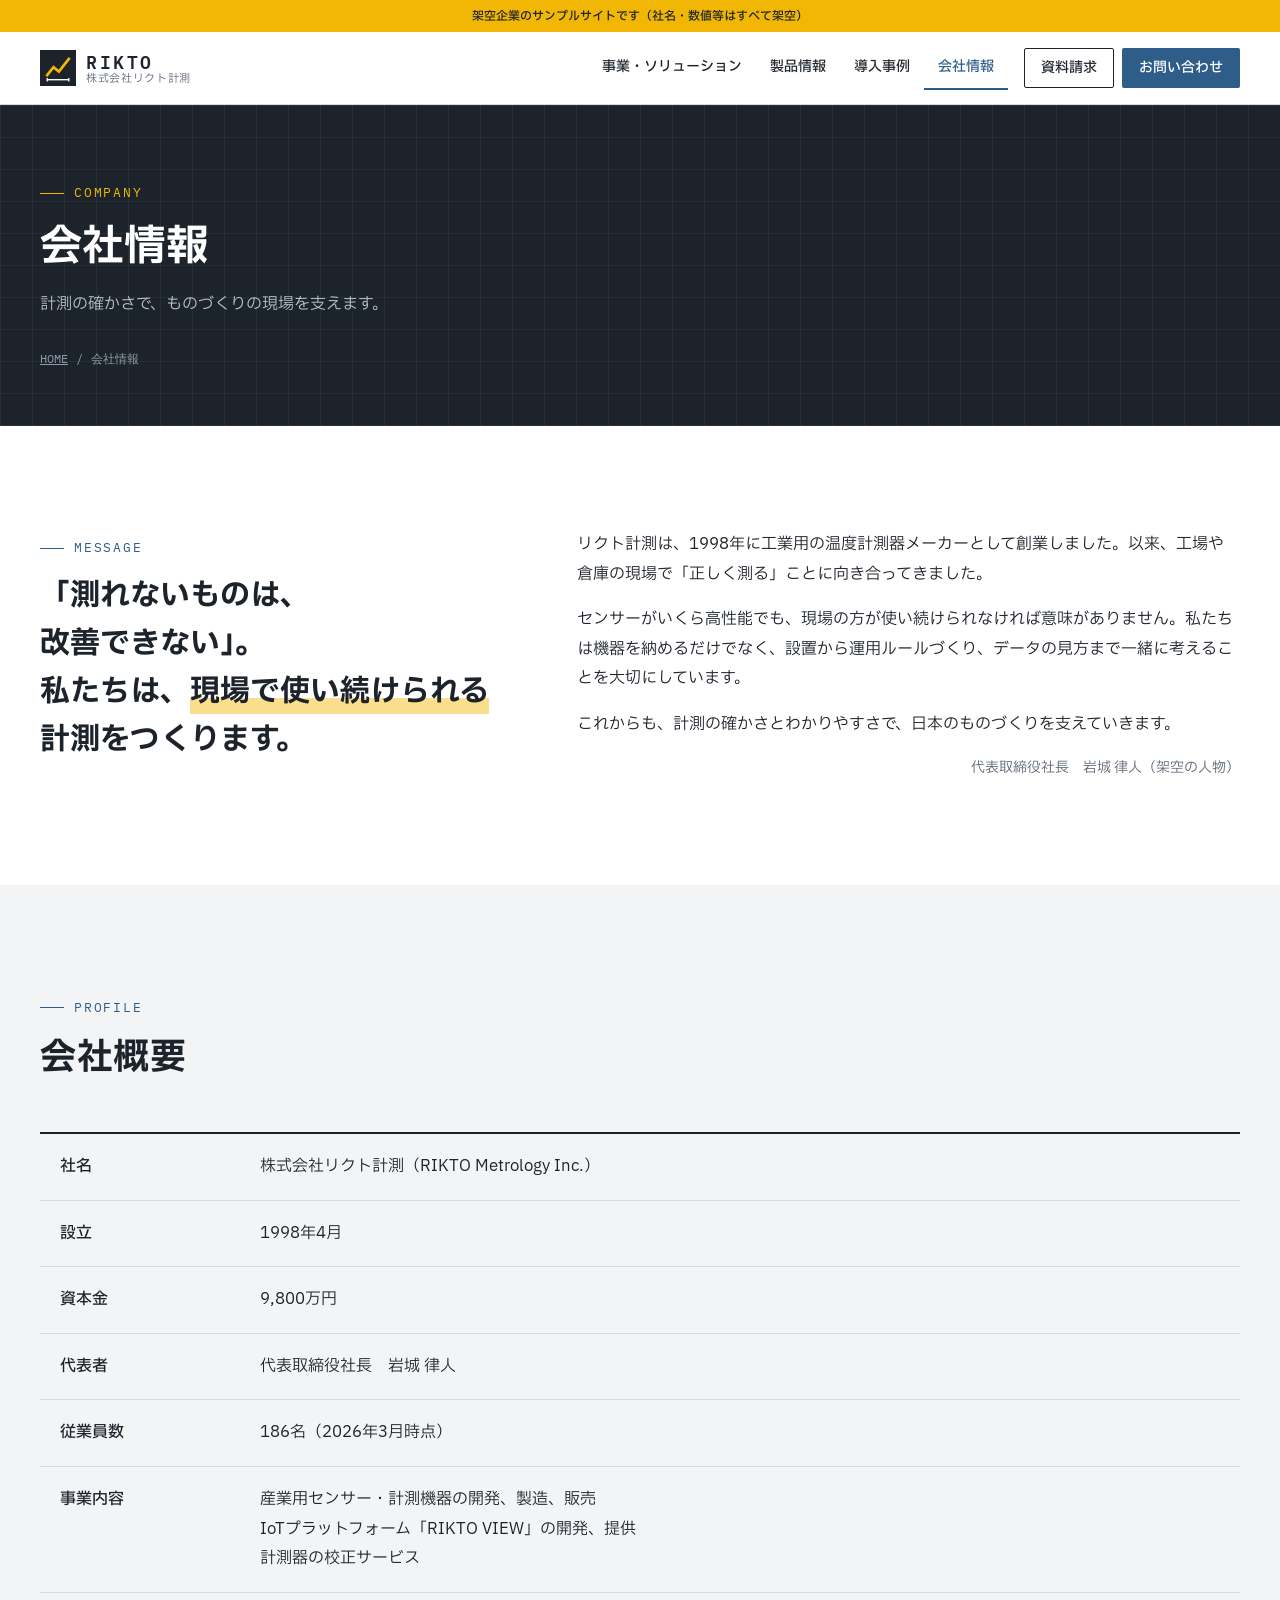
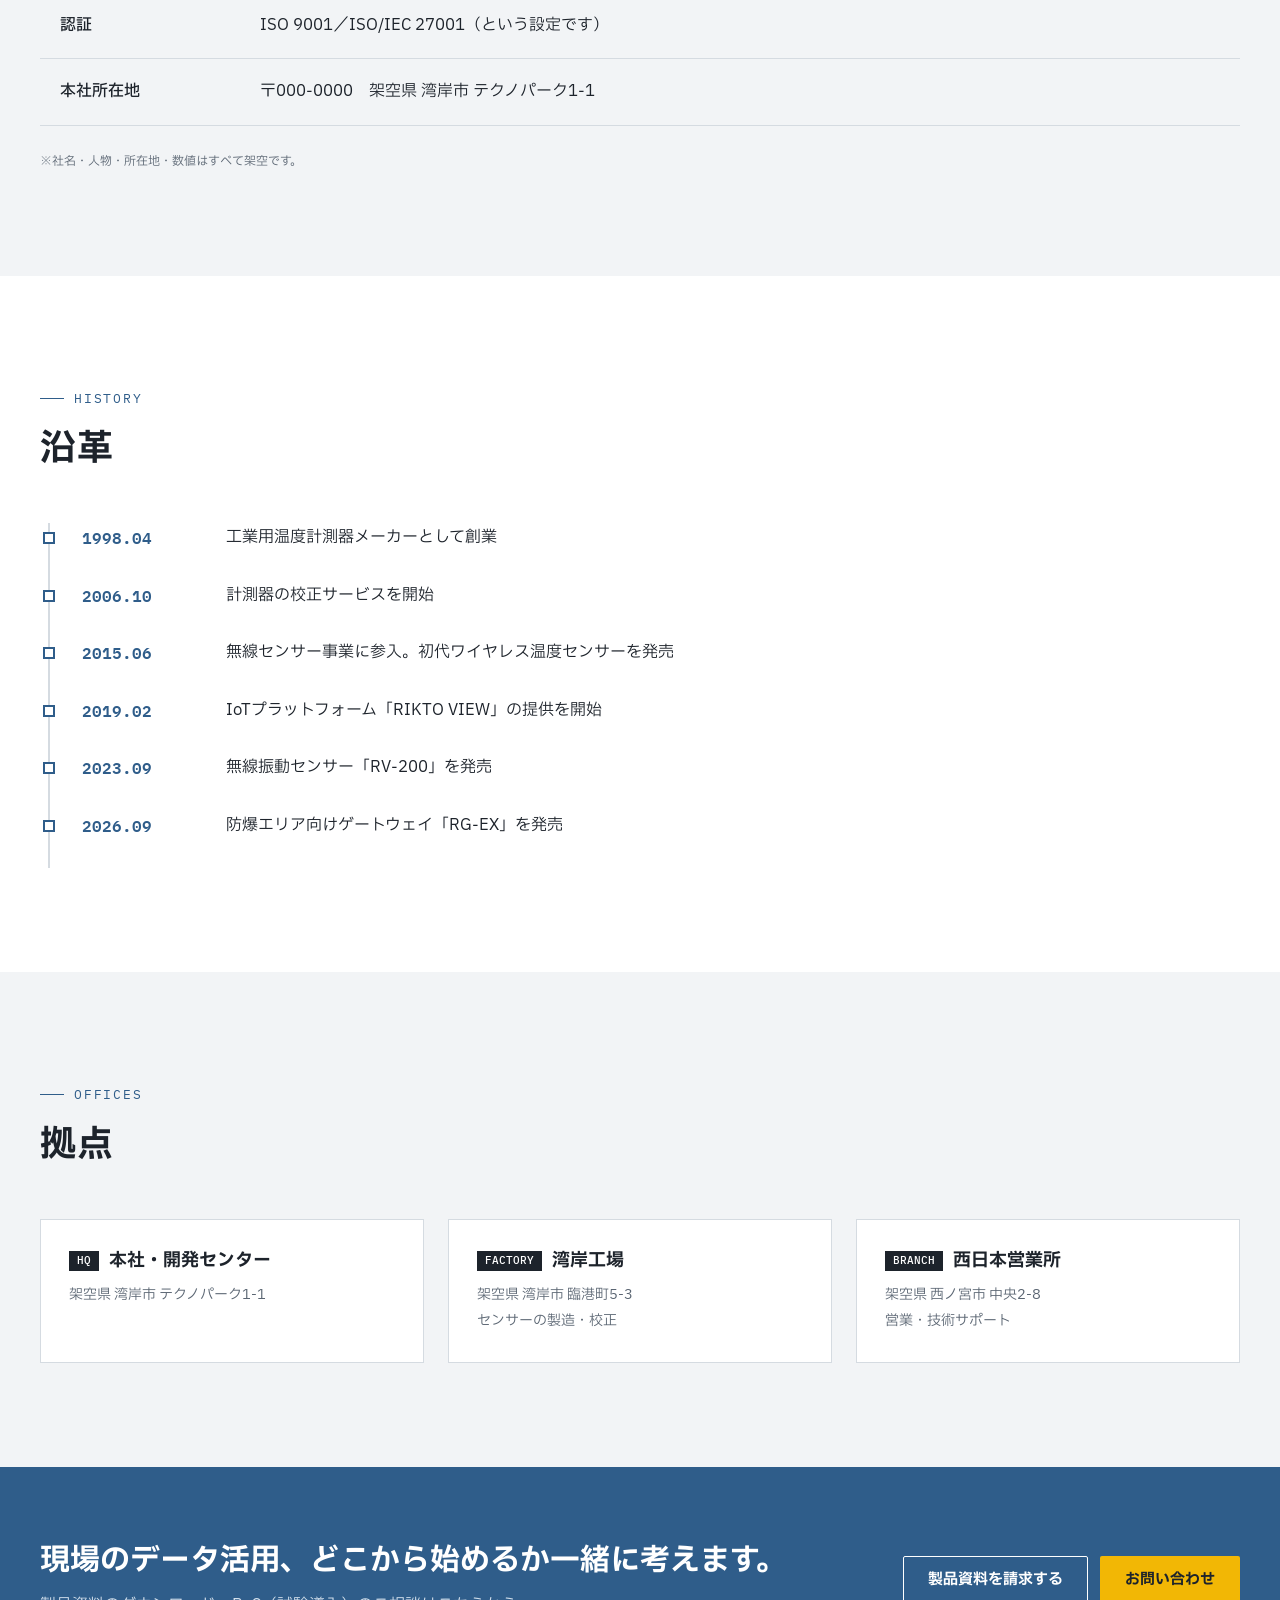
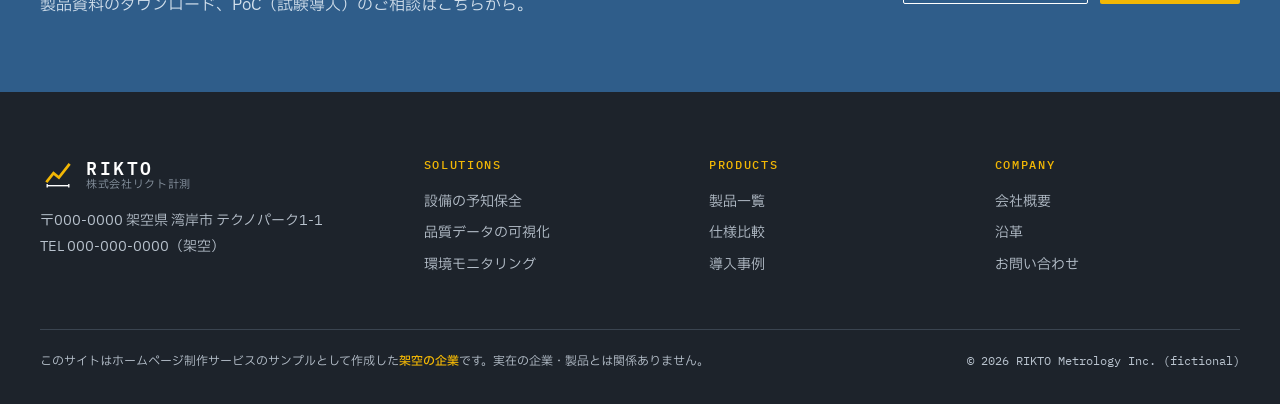
<file: corporate/company.html>
<!DOCTYPE html>
<html lang="ja">
<head>
  <meta charset="UTF-8">
  <meta name="viewport" content="width=device-width, initial-scale=1">
  <title>会社情報｜株式会社リクト計測（架空）</title>
  <meta name="description" content="代表メッセージ、会社概要、沿革、拠点。">
  <meta name="robots" content="noindex">
  <link rel="preconnect" href="https://fonts.googleapis.com">
  <link rel="preconnect" href="https://fonts.gstatic.com" crossorigin>
  <link href="https://fonts.googleapis.com/css2?family=IBM+Plex+Sans+JP:wght@400;500;700&family=IBM+Plex+Mono:wght@400;500;600&display=swap" rel="stylesheet">
  <link rel="stylesheet" href="css/style.css">
  <script>document.documentElement.classList.add('js');</script>
</head>
<body>
  <p class="demo-ribbon">架空企業のサンプルサイトです（社名・数値等はすべて架空）</p>
  <header class="site-header">
    <div class="container header-inner">
      <a href="index.html" class="logo" aria-label="リクト計測 トップページ"><svg viewBox="0 0 40 40" aria-hidden="true"><rect width="40" height="40" fill="#1D232B"/><path d="M8 28l7-9 6 5 11-14" stroke="#F2B705" stroke-width="3" fill="none" stroke-linecap="square"/><path d="M8 33h24" stroke="#FFFFFF" stroke-width="1.5"/><path d="M8 31v4M32 31v4" stroke="#FFFFFF" stroke-width="1.5"/></svg><span class="logo-text"><span class="logo-en">RIKTO</span><span class="logo-ja">株式会社リクト計測</span></span></a>
      <button class="nav-toggle" aria-expanded="false" aria-controls="global-nav" aria-label="メニューを開く"><span></span><span></span><span></span></button>
      <nav class="global-nav" id="global-nav" aria-label="グローバルナビゲーション">
        <ul><li><a href="solutions.html">事業・ソリューション</a></li><li><a href="products.html">製品情報</a></li><li><a href="cases.html">導入事例</a></li><li><a href="company.html" aria-current="page">会社情報</a></li></ul>
        <div class="header-cta"><a href="contact.html?type=doc" class="btn btn-outline btn-sm">資料請求</a><a href="contact.html" class="btn btn-primary btn-sm">お問い合わせ</a></div>
      </nav>
    </div>
  </header>
  <main>
    <section class="page-hero">
      <div class="container">
        <p class="section-label">Company</p>
        <h1>会社情報</h1>
        <p>計測の確かさで、ものづくりの現場を支えます。</p>
        <ol class="breadcrumb" aria-label="パンくずリスト"><li><a href="index.html">HOME</a></li><li aria-current="page">会社情報</li></ol>
      </div>
    </section>
    <section class="section">
      <div class="container message-grid">
        <div><p class="section-label">Message</p><p class="message-quote">「測れないものは、<br>改善できない」。<br>私たちは、<em>現場で使い続けられる</em>計測をつくります。</p></div>
        <div class="message-body">
          <p>リクト計測は、1998年に工業用の温度計測器メーカーとして創業しました。以来、工場や倉庫の現場で「正しく測る」ことに向き合ってきました。</p>
          <p>センサーがいくら高性能でも、現場の方が使い続けられなければ意味がありません。私たちは機器を納めるだけでなく、設置から運用ルールづくり、データの見方まで一緒に考えることを大切にしています。</p>
          <p>これからも、計測の確かさとわかりやすさで、日本のものづくりを支えていきます。</p>
          <p class="message-sign">代表取締役社長　岩城 律人（架空の人物）</p>
        </div>
      </div>
    </section>
    <section class="section alt" id="profile">
      <div class="container">
        <div class="section-head"><div><p class="section-label">Profile</p><h2 class="section-title">会社概要</h2></div></div>
        <table class="profile-table">
          <tbody>
            <tr><th scope="row">社名</th><td>株式会社リクト計測（RIKTO Metrology Inc.）</td></tr>
            <tr><th scope="row">設立</th><td>1998年4月</td></tr>
            <tr><th scope="row">資本金</th><td>9,800万円</td></tr>
            <tr><th scope="row">代表者</th><td>代表取締役社長　岩城 律人</td></tr>
            <tr><th scope="row">従業員数</th><td>186名（2026年3月時点）</td></tr>
            <tr><th scope="row">事業内容</th><td>産業用センサー・計測機器の開発、製造、販売<br>IoTプラットフォーム「RIKTO VIEW」の開発、提供<br>計測器の校正サービス</td></tr>
            <tr><th scope="row">認証</th><td>ISO 9001／ISO/IEC 27001（という設定です）</td></tr>
            <tr><th scope="row">本社所在地</th><td>〒000-0000　架空県 湾岸市 テクノパーク1-1</td></tr>
          </tbody>
        </table>
        <p class="case-note">※社名・人物・所在地・数値はすべて架空です。</p>
      </div>
    </section>
    <section class="section" id="history">
      <div class="container">
        <div class="section-head"><div><p class="section-label">History</p><h2 class="section-title">沿革</h2></div></div>
        <ol class="history-list">
          <li><time>1998.04</time><p>工業用温度計測器メーカーとして創業</p></li>
          <li><time>2006.10</time><p>計測器の校正サービスを開始</p></li>
          <li><time>2015.06</time><p>無線センサー事業に参入。初代ワイヤレス温度センサーを発売</p></li>
          <li><time>2019.02</time><p>IoTプラットフォーム「RIKTO VIEW」の提供を開始</p></li>
          <li><time>2023.09</time><p>無線振動センサー「RV-200」を発売</p></li>
          <li><time>2026.09</time><p>防爆エリア向けゲートウェイ「RG-EX」を発売</p></li>
        </ol>
      </div>
    </section>
    <section class="section alt" id="offices">
      <div class="container">
        <div class="section-head"><div><p class="section-label">Offices</p><h2 class="section-title">拠点</h2></div></div>
        <div class="office-grid">
          <div class="office reveal"><h3><span>HQ</span>本社・開発センター</h3><p>架空県 湾岸市 テクノパーク1-1</p></div>
          <div class="office reveal"><h3><span>FACTORY</span>湾岸工場</h3><p>架空県 湾岸市 臨港町5-3<br>センサーの製造・校正</p></div>
          <div class="office reveal"><h3><span>BRANCH</span>西日本営業所</h3><p>架空県 西ノ宮市 中央2-8<br>営業・技術サポート</p></div>
        </div>
      </div>
    </section>
  </main>
  <section class="cta">
    <div class="container cta-inner">
      <div><h2>現場のデータ活用、どこから始めるか一緒に考えます。</h2><p>製品資料のダウンロード、PoC（試験導入）のご相談はこちらから。</p></div>
      <div class="cta-actions"><a href="contact.html?type=doc" class="btn btn-outline">製品資料を請求する</a><a href="contact.html" class="btn btn-signal">お問い合わせ</a></div>
    </div>
  </section>
  <footer class="site-footer">
    <div class="container">
      <div class="footer-top">
        <div class="footer-brand"><a href="index.html" class="logo"><svg viewBox="0 0 40 40" aria-hidden="true"><rect width="40" height="40" fill="#1D232B"/><path d="M8 28l7-9 6 5 11-14" stroke="#F2B705" stroke-width="3" fill="none" stroke-linecap="square"/><path d="M8 33h24" stroke="#FFFFFF" stroke-width="1.5"/><path d="M8 31v4M32 31v4" stroke="#FFFFFF" stroke-width="1.5"/></svg><span class="logo-text"><span class="logo-en">RIKTO</span><span class="logo-ja">株式会社リクト計測</span></span></a><p>〒000-0000 架空県 湾岸市 テクノパーク1-1<br>TEL 000-000-0000（架空）</p></div>
        <div><h4>SOLUTIONS</h4><ul><li><a href="solutions.html#predictive">設備の予知保全</a></li><li><a href="solutions.html#quality">品質データの可視化</a></li><li><a href="solutions.html#environment">環境モニタリング</a></li></ul></div>
        <div><h4>PRODUCTS</h4><ul><li><a href="products.html">製品一覧</a></li><li><a href="products.html#compare">仕様比較</a></li><li><a href="cases.html">導入事例</a></li></ul></div>
        <div><h4>COMPANY</h4><ul><li><a href="company.html">会社概要</a></li><li><a href="company.html#history">沿革</a></li><li><a href="contact.html">お問い合わせ</a></li></ul></div>
      </div>
      <div class="footer-bottom"><p>このサイトはホームページ制作サービスのサンプルとして作成した<strong>架空の企業</strong>です。実在の企業・製品とは関係ありません。</p><p class="mono">&copy; 2026 RIKTO Metrology Inc. (fictional)</p></div>
    </div>
  </footer>
  <script src="js/main.js"></script>
</body>
</html>
</file>
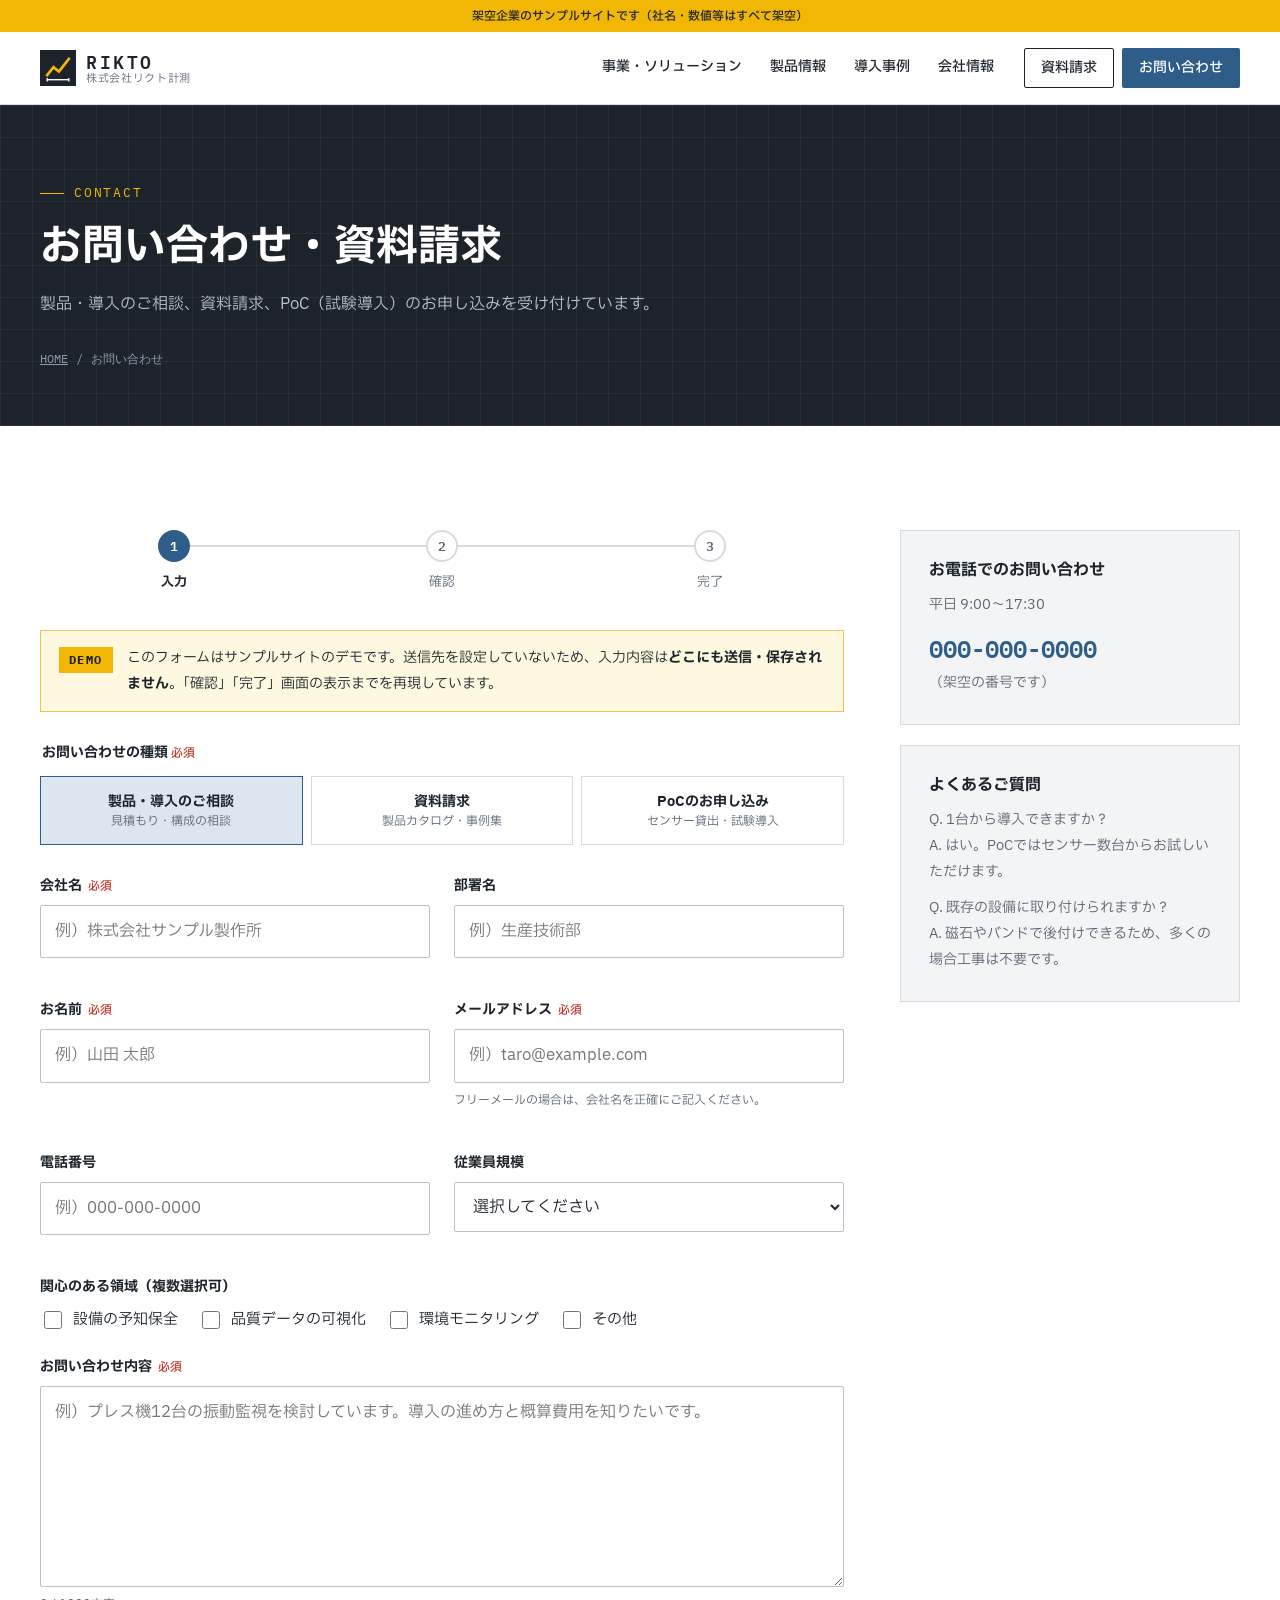
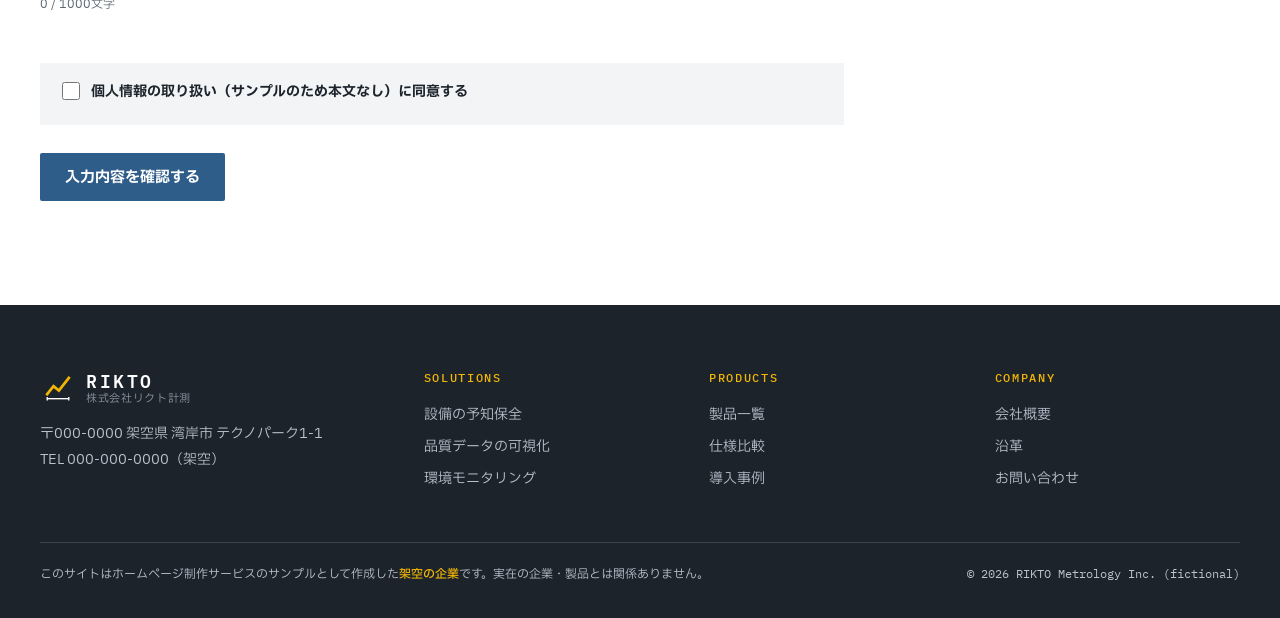
<file: corporate/contact.html>
<!DOCTYPE html>
<html lang="ja">
<head>
  <meta charset="UTF-8">
  <meta name="viewport" content="width=device-width, initial-scale=1">
  <title>お問い合わせ・資料請求｜株式会社リクト計測（架空）</title>
  <meta name="description" content="お問い合わせ・資料請求フォーム（デモ）。">
  <meta name="robots" content="noindex">
  <link rel="preconnect" href="https://fonts.googleapis.com">
  <link rel="preconnect" href="https://fonts.gstatic.com" crossorigin>
  <link href="https://fonts.googleapis.com/css2?family=IBM+Plex+Sans+JP:wght@400;500;700&family=IBM+Plex+Mono:wght@400;500;600&display=swap" rel="stylesheet">
  <link rel="stylesheet" href="css/style.css">
  <script>document.documentElement.classList.add('js');</script>
</head>
<body>
  <p class="demo-ribbon">架空企業のサンプルサイトです（社名・数値等はすべて架空）</p>
  <header class="site-header">
    <div class="container header-inner">
      <a href="index.html" class="logo" aria-label="リクト計測 トップページ"><svg viewBox="0 0 40 40" aria-hidden="true"><rect width="40" height="40" fill="#1D232B"/><path d="M8 28l7-9 6 5 11-14" stroke="#F2B705" stroke-width="3" fill="none" stroke-linecap="square"/><path d="M8 33h24" stroke="#FFFFFF" stroke-width="1.5"/><path d="M8 31v4M32 31v4" stroke="#FFFFFF" stroke-width="1.5"/></svg><span class="logo-text"><span class="logo-en">RIKTO</span><span class="logo-ja">株式会社リクト計測</span></span></a>
      <button class="nav-toggle" aria-expanded="false" aria-controls="global-nav" aria-label="メニューを開く"><span></span><span></span><span></span></button>
      <nav class="global-nav" id="global-nav" aria-label="グローバルナビゲーション">
        <ul><li><a href="solutions.html">事業・ソリューション</a></li><li><a href="products.html">製品情報</a></li><li><a href="cases.html">導入事例</a></li><li><a href="company.html">会社情報</a></li></ul>
        <div class="header-cta"><a href="contact.html?type=doc" class="btn btn-outline btn-sm">資料請求</a><a href="contact.html" class="btn btn-primary btn-sm">お問い合わせ</a></div>
      </nav>
    </div>
  </header>
  <main>
    <section class="page-hero">
      <div class="container">
        <p class="section-label">Contact</p>
        <h1>お問い合わせ・資料請求</h1>
        <p>製品・導入のご相談、資料請求、PoC（試験導入）のお申し込みを受け付けています。</p>
        <ol class="breadcrumb" aria-label="パンくずリスト"><li><a href="index.html">HOME</a></li><li aria-current="page">お問い合わせ</li></ol>
      </div>
    </section>
    <section class="section">
      <div class="container contact-grid">
        <div>
          <ol class="steps" id="steps"><li class="is-current">入力</li><li>確認</li><li>完了</li></ol>
          <p class="demo-banner" role="note"><strong>DEMO</strong><span>このフォームはサンプルサイトのデモです。送信先を設定していないため、入力内容は<b>どこにも送信・保存されません</b>。「確認」「完了」画面の表示までを再現しています。</span></p>

          <form id="contact-form" novalidate>
            <div data-step="input">
              <fieldset style="border:0;padding:0;margin:0">
                <legend class="f-label" style="font-size:14px;font-weight:700;margin-bottom:10px">お問い合わせの種類 <span class="req" style="color:var(--danger);font-size:12px;font-weight:500">必須</span></legend>
                <div class="type-tabs">
                  <label><input type="radio" name="type" value="製品・導入のご相談" checked><span>製品・導入のご相談<small>見積もり・構成の相談</small></span></label>
                  <label><input type="radio" name="type" value="資料請求" id="type-doc"><span>資料請求<small>製品カタログ・事例集</small></span></label>
                  <label><input type="radio" name="type" value="PoCのお申し込み"><span>PoCのお申し込み<small>センサー貸出・試験導入</small></span></label>
                </div>
              </fieldset>
              <div class="f-grid">
                <div class="f-field"><label for="c-company">会社名<span class="req">必須</span></label><input type="text" id="c-company" name="company" autocomplete="organization" required placeholder="例）株式会社サンプル製作所"><span class="err" aria-live="polite"></span></div>
                <div class="f-field"><label for="c-dept">部署名</label><input type="text" id="c-dept" name="dept" placeholder="例）生産技術部"></div>
                <div class="f-field"><label for="c-name">お名前<span class="req">必須</span></label><input type="text" id="c-name" name="person" autocomplete="name" required placeholder="例）山田 太郎"><span class="err" aria-live="polite"></span></div>
                <div class="f-field"><label for="c-email">メールアドレス<span class="req">必須</span></label><input type="email" id="c-email" name="email" autocomplete="email" required placeholder="例）taro@example.com"><span class="hint">フリーメールの場合は、会社名を正確にご記入ください。</span><span class="err" aria-live="polite"></span></div>
                <div class="f-field"><label for="c-tel">電話番号</label><input type="tel" id="c-tel" name="tel" autocomplete="tel" placeholder="例）000-000-0000"><span class="err" aria-live="polite"></span></div>
                <div class="f-field"><label for="c-size">従業員規模</label><select id="c-size" name="size"><option value="">選択してください</option><option>〜99名</option><option>100〜499名</option><option>500〜999名</option><option>1,000名以上</option></select></div>
                <div class="f-field wide"><span class="f-label" id="l-interest">関心のある領域（複数選択可）</span><div class="check-group" role="group" aria-labelledby="l-interest"><label><input type="checkbox" name="interest" value="設備の予知保全">設備の予知保全</label><label><input type="checkbox" name="interest" value="品質データの可視化">品質データの可視化</label><label><input type="checkbox" name="interest" value="環境モニタリング">環境モニタリング</label><label><input type="checkbox" name="interest" value="その他">その他</label></div></div>
                <div class="f-field wide"><label for="c-message">お問い合わせ内容<span class="req" id="msg-req">必須</span></label><textarea id="c-message" name="message" rows="6" required placeholder="例）プレス機12台の振動監視を検討しています。導入の進め方と概算費用を知りたいです。"></textarea><span class="hint"><span id="msg-count">0</span> / 1000文字</span><span class="err" aria-live="polite"></span></div>
              </div>
              <div class="privacy"><label><input type="checkbox" id="c-privacy" name="privacy" required>個人情報の取り扱い（サンプルのため本文なし）に同意する</label><span class="err" aria-live="polite" style="display:block;color:var(--danger);font-size:13px"></span></div>
              <div class="form-actions"><button type="submit" class="btn btn-primary">入力内容を確認する</button></div>
            </div>

            <div data-step="confirm" hidden>
              <h2 class="section-title" style="font-size:22px;margin-bottom:20px">入力内容の確認</h2>
              <table class="confirm-table"><tbody id="confirm-body"></tbody></table>
              <div class="form-actions"><button type="button" class="btn btn-outline" id="back-btn">入力画面に戻る</button><button type="button" class="btn btn-primary" id="send-btn">送信する（デモ・実際には送信されません）</button></div>
            </div>

            <div data-step="done" hidden>
              <div class="done-box" tabindex="-1" id="done-box">
                <svg class="icon" viewBox="0 0 56 56" aria-hidden="true"><circle cx="28" cy="28" r="26" fill="#2F5D8A"/><path d="M16 29l8 8 16-18" stroke="#FFFFFF" stroke-width="4" fill="none"/></svg>
                <h2>完了画面のデモ表示です</h2>
                <p>これはサンプルサイトのため、<strong>お問い合わせは送信されていません</strong>。<br>実際の制作では、担当者へのメール通知、自動返信メール、CRM（顧客管理ツール）への登録などを設定します。</p>
                <p style="margin-top:20px"><a href="index.html" class="text-link">トップページへ戻る</a></p>
              </div>
            </div>
          </form>
        </div>
        <aside>
          <div class="side-box"><h3>お電話でのお問い合わせ</h3><p>平日 9:00〜17:30</p><p class="tel">000-000-0000</p><p>（架空の番号です）</p></div>
          <div class="side-box"><h3>よくあるご質問</h3><p>Q. 1台から導入できますか？<br>A. はい。PoCではセンサー数台からお試しいただけます。</p><p style="margin-top:10px">Q. 既存の設備に取り付けられますか？<br>A. 磁石やバンドで後付けできるため、多くの場合工事は不要です。</p></div>
        </aside>
      </div>
    </section>
  </main>
  <footer class="site-footer">
    <div class="container">
      <div class="footer-top">
        <div class="footer-brand"><a href="index.html" class="logo"><svg viewBox="0 0 40 40" aria-hidden="true"><rect width="40" height="40" fill="#1D232B"/><path d="M8 28l7-9 6 5 11-14" stroke="#F2B705" stroke-width="3" fill="none" stroke-linecap="square"/><path d="M8 33h24" stroke="#FFFFFF" stroke-width="1.5"/><path d="M8 31v4M32 31v4" stroke="#FFFFFF" stroke-width="1.5"/></svg><span class="logo-text"><span class="logo-en">RIKTO</span><span class="logo-ja">株式会社リクト計測</span></span></a><p>〒000-0000 架空県 湾岸市 テクノパーク1-1<br>TEL 000-000-0000（架空）</p></div>
        <div><h4>SOLUTIONS</h4><ul><li><a href="solutions.html#predictive">設備の予知保全</a></li><li><a href="solutions.html#quality">品質データの可視化</a></li><li><a href="solutions.html#environment">環境モニタリング</a></li></ul></div>
        <div><h4>PRODUCTS</h4><ul><li><a href="products.html">製品一覧</a></li><li><a href="products.html#compare">仕様比較</a></li><li><a href="cases.html">導入事例</a></li></ul></div>
        <div><h4>COMPANY</h4><ul><li><a href="company.html">会社概要</a></li><li><a href="company.html#history">沿革</a></li><li><a href="contact.html">お問い合わせ</a></li></ul></div>
      </div>
      <div class="footer-bottom"><p>このサイトはホームページ制作サービスのサンプルとして作成した<strong>架空の企業</strong>です。実在の企業・製品とは関係ありません。</p><p class="mono">&copy; 2026 RIKTO Metrology Inc. (fictional)</p></div>
    </div>
  </footer>
  <script src="js/main.js"></script>
</body>
</html>
</file>
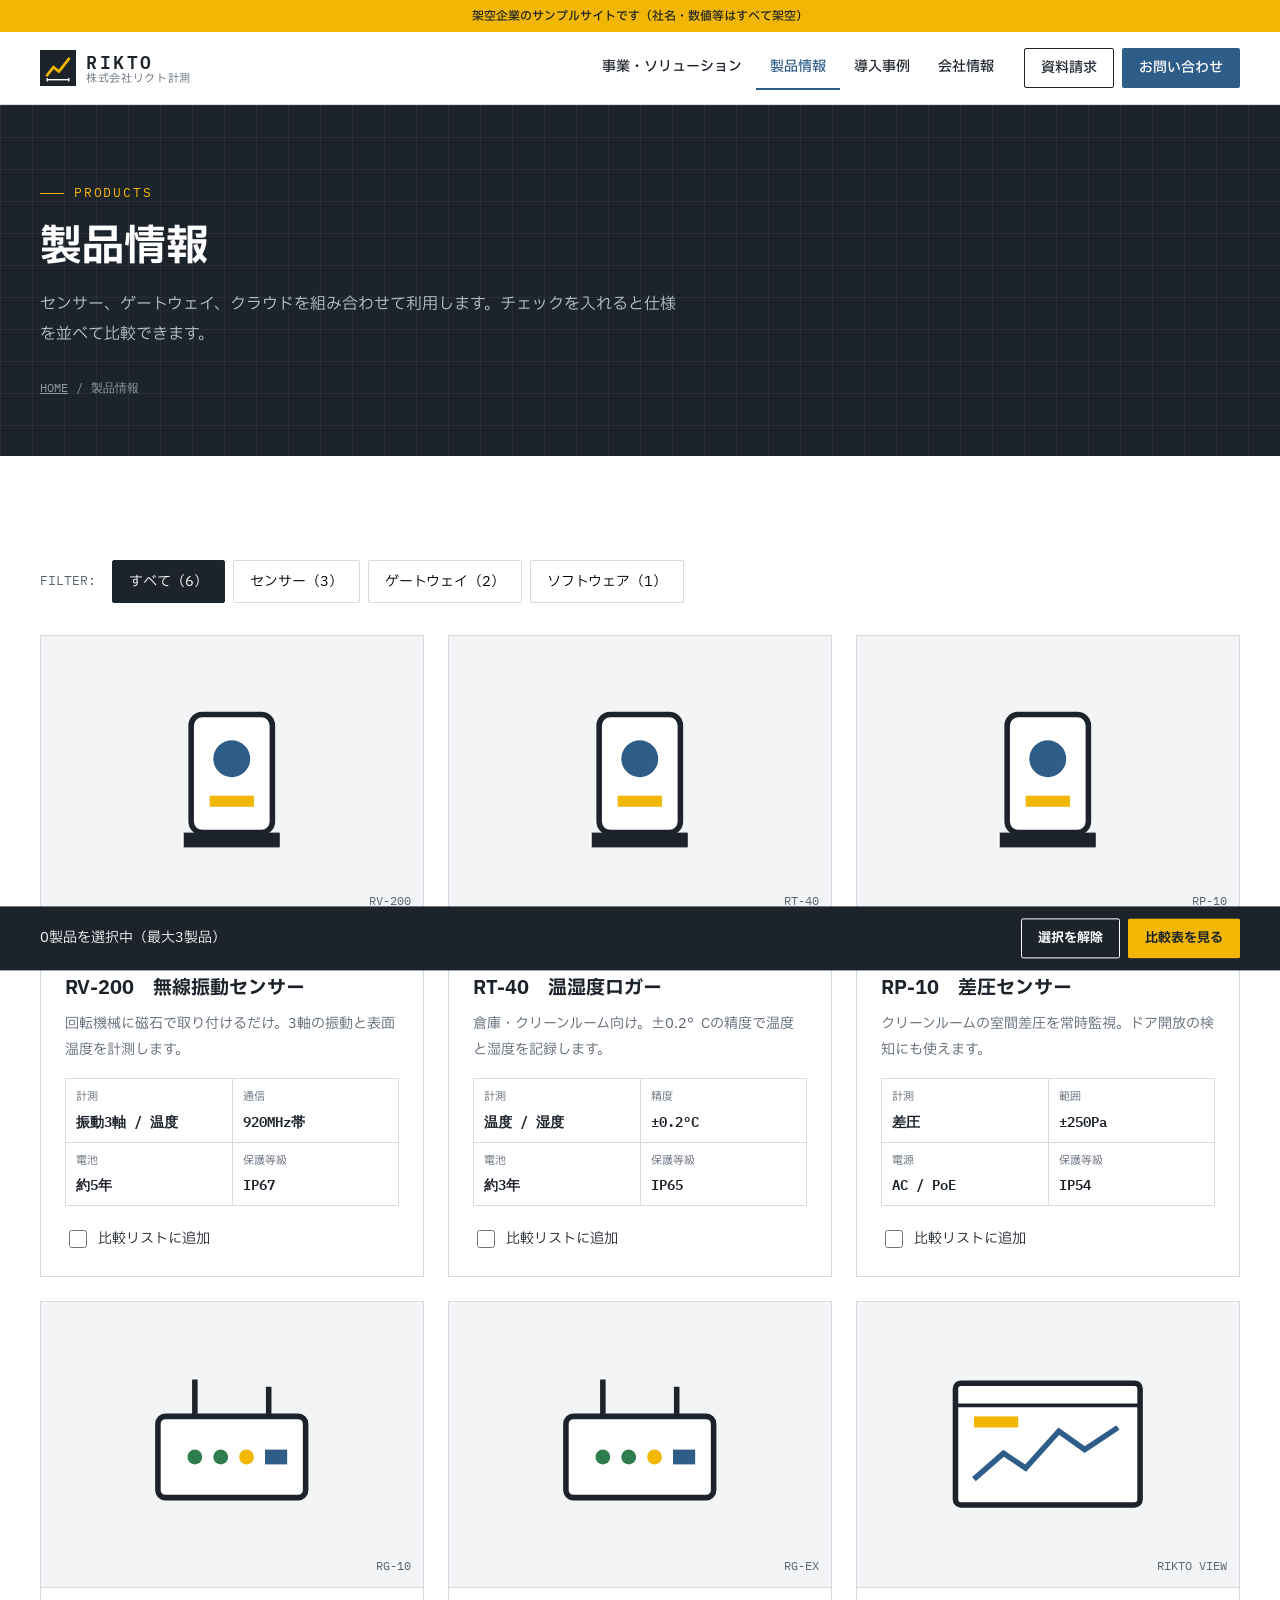
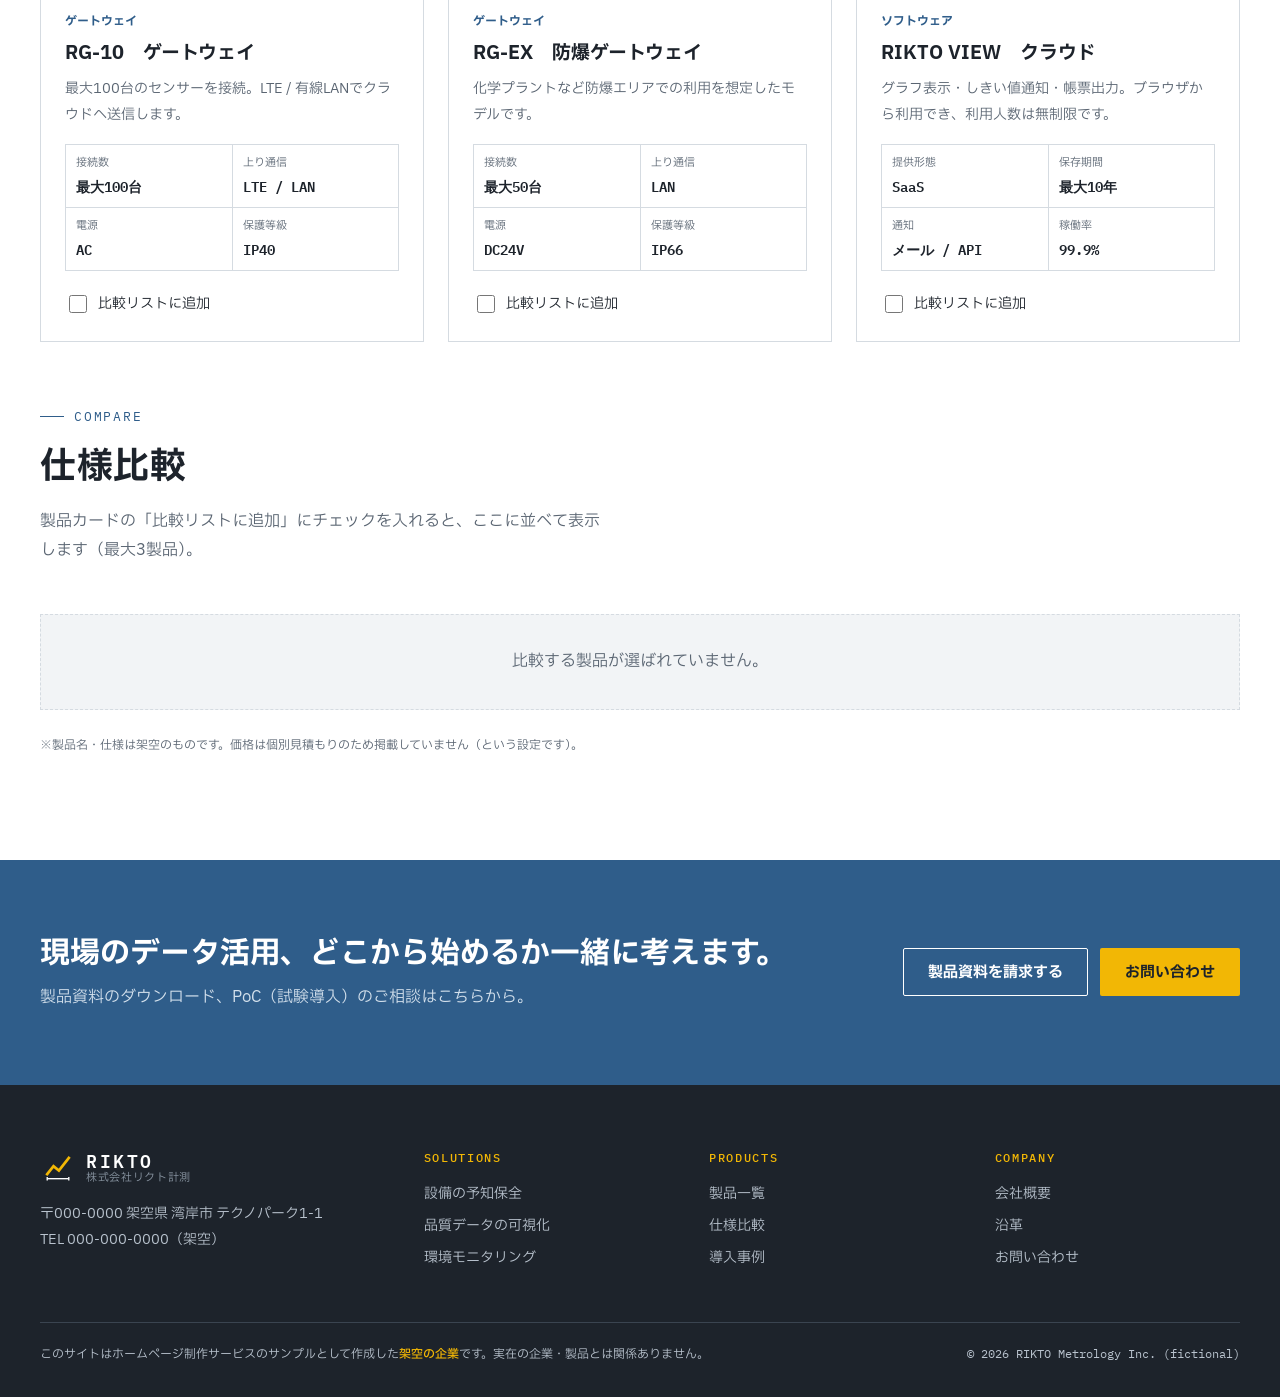
<file: corporate/products.html>
<!DOCTYPE html>
<html lang="ja">
<head>
  <meta charset="UTF-8">
  <meta name="viewport" content="width=device-width, initial-scale=1">
  <title>製品情報｜株式会社リクト計測（架空）</title>
  <meta name="description" content="センサー・ゲートウェイ・クラウドの製品一覧と仕様比較。">
  <meta name="robots" content="noindex">
  <link rel="preconnect" href="https://fonts.googleapis.com">
  <link rel="preconnect" href="https://fonts.gstatic.com" crossorigin>
  <link href="https://fonts.googleapis.com/css2?family=IBM+Plex+Sans+JP:wght@400;500;700&family=IBM+Plex+Mono:wght@400;500;600&display=swap" rel="stylesheet">
  <link rel="stylesheet" href="css/style.css">
  <script>document.documentElement.classList.add('js');</script>
</head>
<body>
  <p class="demo-ribbon">架空企業のサンプルサイトです（社名・数値等はすべて架空）</p>
  <header class="site-header">
    <div class="container header-inner">
      <a href="index.html" class="logo" aria-label="リクト計測 トップページ"><svg viewBox="0 0 40 40" aria-hidden="true"><rect width="40" height="40" fill="#1D232B"/><path d="M8 28l7-9 6 5 11-14" stroke="#F2B705" stroke-width="3" fill="none" stroke-linecap="square"/><path d="M8 33h24" stroke="#FFFFFF" stroke-width="1.5"/><path d="M8 31v4M32 31v4" stroke="#FFFFFF" stroke-width="1.5"/></svg><span class="logo-text"><span class="logo-en">RIKTO</span><span class="logo-ja">株式会社リクト計測</span></span></a>
      <button class="nav-toggle" aria-expanded="false" aria-controls="global-nav" aria-label="メニューを開く"><span></span><span></span><span></span></button>
      <nav class="global-nav" id="global-nav" aria-label="グローバルナビゲーション">
        <ul><li><a href="solutions.html">事業・ソリューション</a></li><li><a href="products.html" aria-current="page">製品情報</a></li><li><a href="cases.html">導入事例</a></li><li><a href="company.html">会社情報</a></li></ul>
        <div class="header-cta"><a href="contact.html?type=doc" class="btn btn-outline btn-sm">資料請求</a><a href="contact.html" class="btn btn-primary btn-sm">お問い合わせ</a></div>
      </nav>
    </div>
  </header>
  <main>
    <section class="page-hero">
      <div class="container">
        <p class="section-label">Products</p>
        <h1>製品情報</h1>
        <p>センサー、ゲートウェイ、クラウドを組み合わせて利用します。チェックを入れると仕様を並べて比較できます。</p>
        <ol class="breadcrumb" aria-label="パンくずリスト"><li><a href="index.html">HOME</a></li><li aria-current="page">製品情報</li></ol>
      </div>
    </section>
    <section class="section">
      <div class="container">
        <div class="filter-bar" role="group" aria-label="製品カテゴリで絞り込み">
          <span class="label">FILTER:</span>
          <button type="button" class="filter-btn" data-filter="all" aria-pressed="true">すべて（6）</button>
          <button type="button" class="filter-btn" data-filter="sensor" aria-pressed="false">センサー（3）</button>
          <button type="button" class="filter-btn" data-filter="gateway" aria-pressed="false">ゲートウェイ（2）</button>
          <button type="button" class="filter-btn" data-filter="software" aria-pressed="false">ソフトウェア（1）</button>
        </div>
        <div class="product-grid" id="product-grid">
          <article class="product-card reveal" data-cat="sensor" data-model="RV-200">
            <div class="product-visual"><svg viewBox="0 0 120 90" aria-hidden="true"><rect x="38" y="10" width="44" height="64" rx="6" fill="#FFFFFF" stroke="#1D232B" stroke-width="3"/><circle cx="60" cy="34" r="10" fill="#2F5D8A"/><rect x="48" y="54" width="24" height="6" fill="#F2B705"/><rect x="34" y="74" width="52" height="8" fill="#1D232B"/></svg><span class="model">RV-200</span></div>
            <div class="product-body"><span class="product-cat">センサー</span><h3>RV-200　無線振動センサー</h3><p>回転機械に磁石で取り付けるだけ。3軸の振動と表面温度を計測します。</p><dl class="product-specs"><div><dt>計測</dt><dd>振動3軸 / 温度</dd></div><div><dt>通信</dt><dd>920MHz帯</dd></div><div><dt>電池</dt><dd>約5年</dd></div><div><dt>保護等級</dt><dd>IP67</dd></div></dl>
              <label class="compare-toggle"><input type="checkbox" class="compare-check" value="RV-200">比較リストに追加</label></div>
          </article><article class="product-card reveal" data-cat="sensor" data-model="RT-40">
            <div class="product-visual"><svg viewBox="0 0 120 90" aria-hidden="true"><rect x="38" y="10" width="44" height="64" rx="6" fill="#FFFFFF" stroke="#1D232B" stroke-width="3"/><circle cx="60" cy="34" r="10" fill="#2F5D8A"/><rect x="48" y="54" width="24" height="6" fill="#F2B705"/><rect x="34" y="74" width="52" height="8" fill="#1D232B"/></svg><span class="model">RT-40</span></div>
            <div class="product-body"><span class="product-cat">センサー</span><h3>RT-40　温湿度ロガー</h3><p>倉庫・クリーンルーム向け。±0.2°Cの精度で温度と湿度を記録します。</p><dl class="product-specs"><div><dt>計測</dt><dd>温度 / 湿度</dd></div><div><dt>精度</dt><dd>±0.2°C</dd></div><div><dt>電池</dt><dd>約3年</dd></div><div><dt>保護等級</dt><dd>IP65</dd></div></dl>
              <label class="compare-toggle"><input type="checkbox" class="compare-check" value="RT-40">比較リストに追加</label></div>
          </article><article class="product-card reveal" data-cat="sensor" data-model="RP-10">
            <div class="product-visual"><svg viewBox="0 0 120 90" aria-hidden="true"><rect x="38" y="10" width="44" height="64" rx="6" fill="#FFFFFF" stroke="#1D232B" stroke-width="3"/><circle cx="60" cy="34" r="10" fill="#2F5D8A"/><rect x="48" y="54" width="24" height="6" fill="#F2B705"/><rect x="34" y="74" width="52" height="8" fill="#1D232B"/></svg><span class="model">RP-10</span></div>
            <div class="product-body"><span class="product-cat">センサー</span><h3>RP-10　差圧センサー</h3><p>クリーンルームの室間差圧を常時監視。ドア開放の検知にも使えます。</p><dl class="product-specs"><div><dt>計測</dt><dd>差圧</dd></div><div><dt>範囲</dt><dd>±250Pa</dd></div><div><dt>電源</dt><dd>AC / PoE</dd></div><div><dt>保護等級</dt><dd>IP54</dd></div></dl>
              <label class="compare-toggle"><input type="checkbox" class="compare-check" value="RP-10">比較リストに追加</label></div>
          </article><article class="product-card reveal" data-cat="gateway" data-model="RG-10">
            <div class="product-visual"><svg viewBox="0 0 120 90" aria-hidden="true"><rect x="20" y="30" width="80" height="44" rx="4" fill="#FFFFFF" stroke="#1D232B" stroke-width="3"/><path d="M40 30V10M80 30V14" stroke="#1D232B" stroke-width="3"/><circle cx="40" cy="52" r="4" fill="#2E7D4F"/><circle cx="54" cy="52" r="4" fill="#2E7D4F"/><circle cx="68" cy="52" r="4" fill="#F2B705"/><rect x="78" y="48" width="12" height="8" fill="#2F5D8A"/></svg><span class="model">RG-10</span></div>
            <div class="product-body"><span class="product-cat">ゲートウェイ</span><h3>RG-10　ゲートウェイ</h3><p>最大100台のセンサーを接続。LTE / 有線LANでクラウドへ送信します。</p><dl class="product-specs"><div><dt>接続数</dt><dd>最大100台</dd></div><div><dt>上り通信</dt><dd>LTE / LAN</dd></div><div><dt>電源</dt><dd>AC</dd></div><div><dt>保護等級</dt><dd>IP40</dd></div></dl>
              <label class="compare-toggle"><input type="checkbox" class="compare-check" value="RG-10">比較リストに追加</label></div>
          </article><article class="product-card reveal" data-cat="gateway" data-model="RG-EX">
            <div class="product-visual"><svg viewBox="0 0 120 90" aria-hidden="true"><rect x="20" y="30" width="80" height="44" rx="4" fill="#FFFFFF" stroke="#1D232B" stroke-width="3"/><path d="M40 30V10M80 30V14" stroke="#1D232B" stroke-width="3"/><circle cx="40" cy="52" r="4" fill="#2E7D4F"/><circle cx="54" cy="52" r="4" fill="#2E7D4F"/><circle cx="68" cy="52" r="4" fill="#F2B705"/><rect x="78" y="48" width="12" height="8" fill="#2F5D8A"/></svg><span class="model">RG-EX</span></div>
            <div class="product-body"><span class="product-cat">ゲートウェイ</span><h3>RG-EX　防爆ゲートウェイ</h3><p>化学プラントなど防爆エリアでの利用を想定したモデルです。</p><dl class="product-specs"><div><dt>接続数</dt><dd>最大50台</dd></div><div><dt>上り通信</dt><dd>LAN</dd></div><div><dt>電源</dt><dd>DC24V</dd></div><div><dt>保護等級</dt><dd>IP66</dd></div></dl>
              <label class="compare-toggle"><input type="checkbox" class="compare-check" value="RG-EX">比較リストに追加</label></div>
          </article><article class="product-card reveal" data-cat="software" data-model="RIKTO VIEW">
            <div class="product-visual"><svg viewBox="0 0 120 90" aria-hidden="true"><rect x="10" y="12" width="100" height="66" rx="3" fill="#FFFFFF" stroke="#1D232B" stroke-width="3"/><path d="M10 24h100" stroke="#1D232B" stroke-width="2"/><path d="M20 64l16-14 12 8 18-20 14 10 18-12" stroke="#2F5D8A" stroke-width="3" fill="none"/><rect x="20" y="30" width="24" height="6" fill="#F2B705"/></svg><span class="model">RIKTO VIEW</span></div>
            <div class="product-body"><span class="product-cat">ソフトウェア</span><h3>RIKTO VIEW　クラウド</h3><p>グラフ表示・しきい値通知・帳票出力。ブラウザから利用でき、利用人数は無制限です。</p><dl class="product-specs"><div><dt>提供形態</dt><dd>SaaS</dd></div><div><dt>保存期間</dt><dd>最大10年</dd></div><div><dt>通知</dt><dd>メール / API</dd></div><div><dt>稼働率</dt><dd>99.9%</dd></div></dl>
              <label class="compare-toggle"><input type="checkbox" class="compare-check" value="RIKTO VIEW">比較リストに追加</label></div>
          </article>
        </div>
        <div class="compare-panel" id="compare">
          <div class="section-head"><div><p class="section-label">Compare</p><h2 class="section-title">仕様比較</h2><p class="lead">製品カードの「比較リストに追加」にチェックを入れると、ここに並べて表示します（最大3製品）。</p></div></div>
          <div id="compare-output"><p class="empty-note">比較する製品が選ばれていません。</p></div>
        </div>
        <p class="case-note">※製品名・仕様は架空のものです。価格は個別見積もりのため掲載していません（という設定です）。</p>
      </div>
    </section>
  </main>
  <section class="cta">
    <div class="container cta-inner">
      <div><h2>現場のデータ活用、どこから始めるか一緒に考えます。</h2><p>製品資料のダウンロード、PoC（試験導入）のご相談はこちらから。</p></div>
      <div class="cta-actions"><a href="contact.html?type=doc" class="btn btn-outline">製品資料を請求する</a><a href="contact.html" class="btn btn-signal">お問い合わせ</a></div>
    </div>
  </section>
  <footer class="site-footer">
    <div class="container">
      <div class="footer-top">
        <div class="footer-brand"><a href="index.html" class="logo"><svg viewBox="0 0 40 40" aria-hidden="true"><rect width="40" height="40" fill="#1D232B"/><path d="M8 28l7-9 6 5 11-14" stroke="#F2B705" stroke-width="3" fill="none" stroke-linecap="square"/><path d="M8 33h24" stroke="#FFFFFF" stroke-width="1.5"/><path d="M8 31v4M32 31v4" stroke="#FFFFFF" stroke-width="1.5"/></svg><span class="logo-text"><span class="logo-en">RIKTO</span><span class="logo-ja">株式会社リクト計測</span></span></a><p>〒000-0000 架空県 湾岸市 テクノパーク1-1<br>TEL 000-000-0000（架空）</p></div>
        <div><h4>SOLUTIONS</h4><ul><li><a href="solutions.html#predictive">設備の予知保全</a></li><li><a href="solutions.html#quality">品質データの可視化</a></li><li><a href="solutions.html#environment">環境モニタリング</a></li></ul></div>
        <div><h4>PRODUCTS</h4><ul><li><a href="products.html">製品一覧</a></li><li><a href="products.html#compare">仕様比較</a></li><li><a href="cases.html">導入事例</a></li></ul></div>
        <div><h4>COMPANY</h4><ul><li><a href="company.html">会社概要</a></li><li><a href="company.html#history">沿革</a></li><li><a href="contact.html">お問い合わせ</a></li></ul></div>
      </div>
      <div class="footer-bottom"><p>このサイトはホームページ制作サービスのサンプルとして作成した<strong>架空の企業</strong>です。実在の企業・製品とは関係ありません。</p><p class="mono">&copy; 2026 RIKTO Metrology Inc. (fictional)</p></div>
    </div>
  </footer>
  <div class="compare-bar" id="compare-bar" aria-live="polite">
    <div class="container"><p><span id="compare-count">0</span>製品を選択中（最大3製品）</p><div class="btn-group"><button type="button" class="btn btn-outline btn-sm" id="compare-clear">選択を解除</button><a href="#compare" class="btn btn-signal btn-sm">比較表を見る</a></div></div>
  </div>
  <script src="js/main.js"></script>
</body>
</html>
</file>
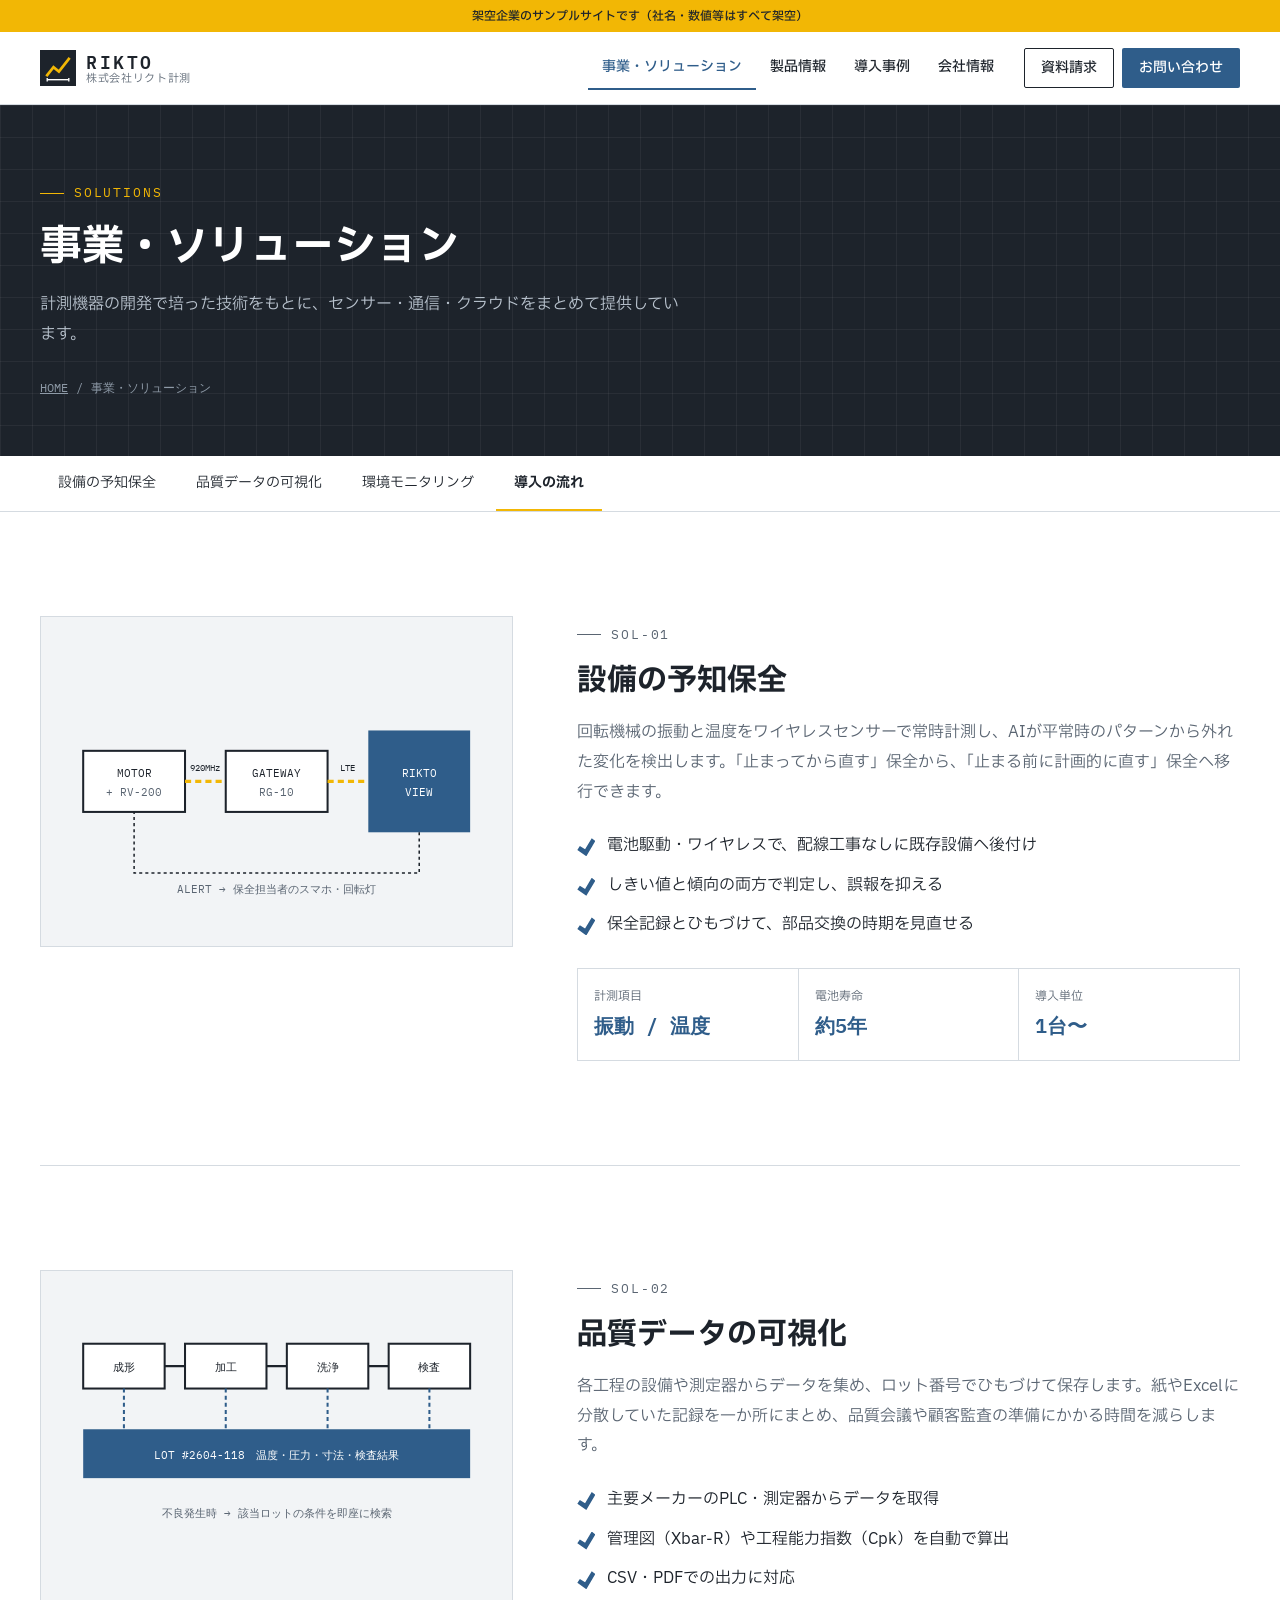
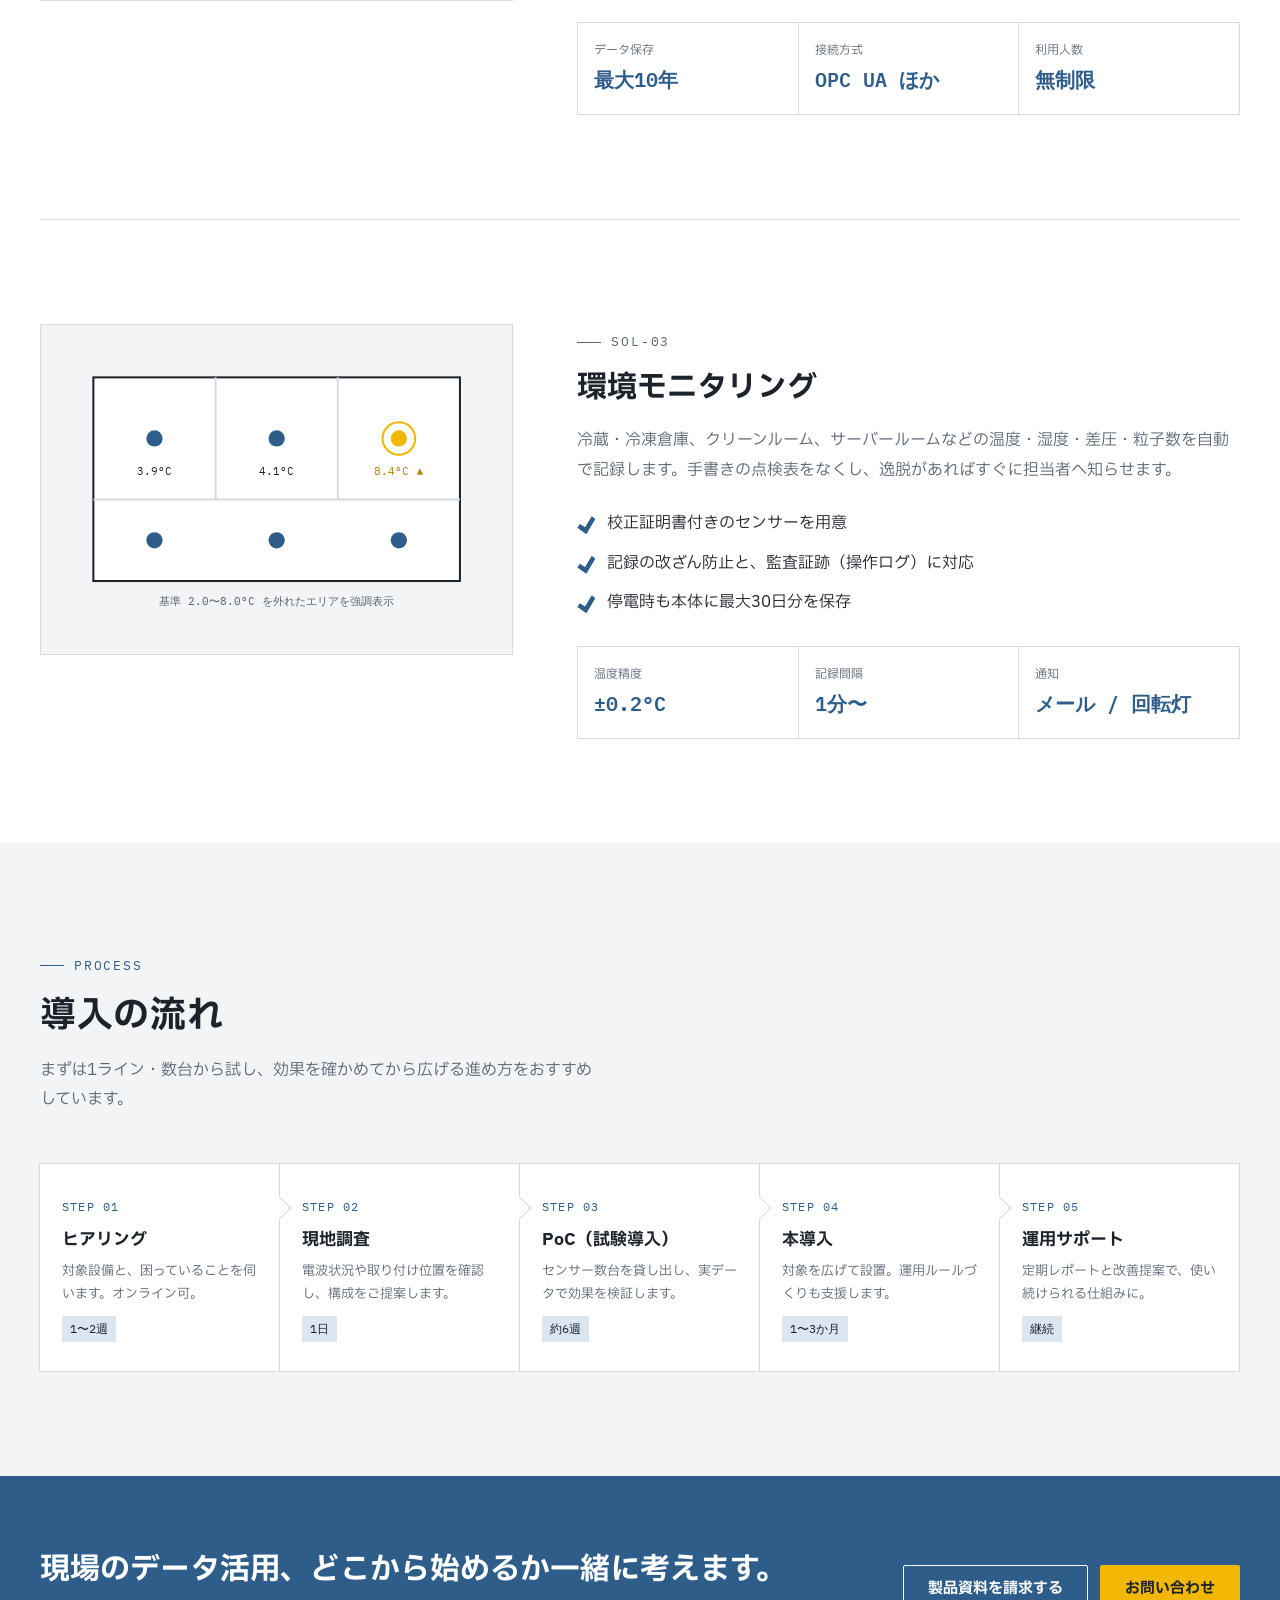
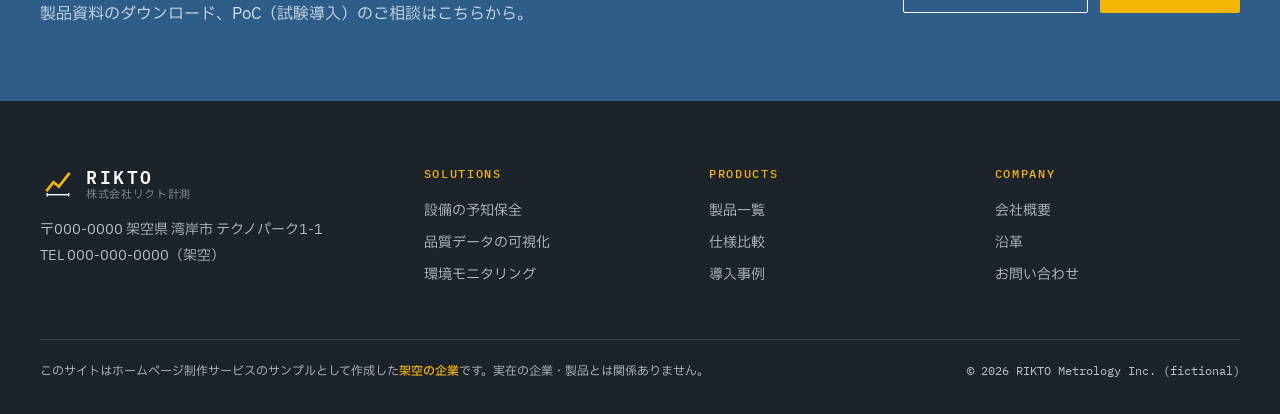
<file: corporate/solutions.html>
<!DOCTYPE html>
<html lang="ja">
<head>
  <meta charset="UTF-8">
  <meta name="viewport" content="width=device-width, initial-scale=1">
  <title>事業・ソリューション｜株式会社リクト計測（架空）</title>
  <meta name="description" content="設備の予知保全、品質データの可視化、環境モニタリング。導入の流れ。">
  <meta name="robots" content="noindex">
  <link rel="preconnect" href="https://fonts.googleapis.com">
  <link rel="preconnect" href="https://fonts.gstatic.com" crossorigin>
  <link href="https://fonts.googleapis.com/css2?family=IBM+Plex+Sans+JP:wght@400;500;700&family=IBM+Plex+Mono:wght@400;500;600&display=swap" rel="stylesheet">
  <link rel="stylesheet" href="css/style.css">
  <script>document.documentElement.classList.add('js');</script>
</head>
<body>
  <p class="demo-ribbon">架空企業のサンプルサイトです（社名・数値等はすべて架空）</p>
  <header class="site-header">
    <div class="container header-inner">
      <a href="index.html" class="logo" aria-label="リクト計測 トップページ"><svg viewBox="0 0 40 40" aria-hidden="true"><rect width="40" height="40" fill="#1D232B"/><path d="M8 28l7-9 6 5 11-14" stroke="#F2B705" stroke-width="3" fill="none" stroke-linecap="square"/><path d="M8 33h24" stroke="#FFFFFF" stroke-width="1.5"/><path d="M8 31v4M32 31v4" stroke="#FFFFFF" stroke-width="1.5"/></svg><span class="logo-text"><span class="logo-en">RIKTO</span><span class="logo-ja">株式会社リクト計測</span></span></a>
      <button class="nav-toggle" aria-expanded="false" aria-controls="global-nav" aria-label="メニューを開く"><span></span><span></span><span></span></button>
      <nav class="global-nav" id="global-nav" aria-label="グローバルナビゲーション">
        <ul><li><a href="solutions.html" aria-current="page">事業・ソリューション</a></li><li><a href="products.html">製品情報</a></li><li><a href="cases.html">導入事例</a></li><li><a href="company.html">会社情報</a></li></ul>
        <div class="header-cta"><a href="contact.html?type=doc" class="btn btn-outline btn-sm">資料請求</a><a href="contact.html" class="btn btn-primary btn-sm">お問い合わせ</a></div>
      </nav>
    </div>
  </header>
  <main>
    <section class="page-hero">
      <div class="container">
        <p class="section-label">Solutions</p>
        <h1>事業・ソリューション</h1>
        <p>計測機器の開発で培った技術をもとに、センサー・通信・クラウドをまとめて提供しています。</p>
        <ol class="breadcrumb" aria-label="パンくずリスト"><li><a href="index.html">HOME</a></li><li aria-current="page">事業・ソリューション</li></ol>
      </div>
    </section>
    <nav class="anchor-nav" aria-label="ページ内リンク">
      <div class="container"><ul><li><a href="#predictive">設備の予知保全</a></li><li><a href="#quality">品質データの可視化</a></li><li><a href="#environment">環境モニタリング</a></li><li><a href="#process">導入の流れ</a></li></ul></div>
    </nav>
    <section class="section">
      <div class="container">
        <div class="biz-block" id="predictive">
          <figure class="biz-figure">
            <svg viewBox="0 0 400 260" role="img" aria-label="予知保全の仕組み：センサー、ゲートウェイ、クラウドの構成図">
              <g font-family="IBM Plex Mono, monospace" font-size="11" fill="#1D232B">
                <rect x="10" y="100" width="100" height="60" fill="#FFFFFF" stroke="#1D232B" stroke-width="2"/><text x="60" y="126" text-anchor="middle">MOTOR</text><text x="60" y="144" text-anchor="middle" fill="#5A6572">+ RV-200</text>
                <rect x="150" y="100" width="100" height="60" fill="#FFFFFF" stroke="#1D232B" stroke-width="2"/><text x="200" y="126" text-anchor="middle">GATEWAY</text><text x="200" y="144" text-anchor="middle" fill="#5A6572">RG-10</text>
                <rect x="290" y="80" width="100" height="100" fill="#2F5D8A"/><text x="340" y="126" text-anchor="middle" fill="#FFFFFF">RIKTO</text><text x="340" y="144" text-anchor="middle" fill="#FFFFFF">VIEW</text>
                <path d="M110 130h40M250 130h40" stroke="#F2B705" stroke-width="3" stroke-dasharray="6 4"/>
                <text x="130" y="120" text-anchor="middle" font-size="9">920MHz</text><text x="270" y="120" text-anchor="middle" font-size="9">LTE</text>
                <path d="M340 180v40H60v-60" stroke="#1D232B" stroke-width="1.5" fill="none" stroke-dasharray="3 3"/><text x="200" y="240" text-anchor="middle" fill="#5A6572">ALERT → 保全担当者のスマホ・回転灯</text>
              </g>
            </svg>
          </figure>
          <div class="biz-text">
            <p class="section-label">SOL-01</p>
            <h2>設備の予知保全</h2>
            <p>回転機械の振動と温度をワイヤレスセンサーで常時計測し、AIが平常時のパターンから外れた変化を検出します。「止まってから直す」保全から、「止まる前に計画的に直す」保全へ移行できます。</p>
            <ul class="check-list"><li>電池駆動・ワイヤレスで、配線工事なしに既存設備へ後付け</li><li>しきい値と傾向の両方で判定し、誤報を抑える</li><li>保全記録とひもづけて、部品交換の時期を見直せる</li></ul>
            <dl class="spec-mini"><div><dt>計測項目</dt><dd>振動 / 温度</dd></div><div><dt>電池寿命</dt><dd>約5年</dd></div><div><dt>導入単位</dt><dd>1台〜</dd></div></dl>
          </div>
        </div>
        <div class="biz-block" id="quality">
          <figure class="biz-figure">
            <svg viewBox="0 0 400 260" role="img" aria-label="品質データの可視化：工程ごとの計測値をロットでひもづける図">
              <g font-family="IBM Plex Mono, monospace" font-size="11" fill="#1D232B">
                <g fill="#FFFFFF" stroke="#1D232B" stroke-width="2"><rect x="10" y="40" width="80" height="44"/><rect x="110" y="40" width="80" height="44"/><rect x="210" y="40" width="80" height="44"/><rect x="310" y="40" width="80" height="44"/></g>
                <text x="50" y="67" text-anchor="middle">成形</text><text x="150" y="67" text-anchor="middle">加工</text><text x="250" y="67" text-anchor="middle">洗浄</text><text x="350" y="67" text-anchor="middle">検査</text>
                <path d="M90 62h20M190 62h20M290 62h20" stroke="#1D232B" stroke-width="2"/>
                <path d="M50 84v40M150 84v40M250 84v40M350 84v40" stroke="#2F5D8A" stroke-width="2" stroke-dasharray="4 3"/>
                <rect x="10" y="124" width="380" height="48" fill="#2F5D8A"/><text x="200" y="153" text-anchor="middle" fill="#FFFFFF">LOT #2604-118　温度・圧力・寸法・検査結果</text>
                <text x="200" y="210" text-anchor="middle" fill="#5A6572">不良発生時 → 該当ロットの条件を即座に検索</text>
              </g>
            </svg>
          </figure>
          <div class="biz-text">
            <p class="section-label">SOL-02</p>
            <h2>品質データの可視化</h2>
            <p>各工程の設備や測定器からデータを集め、ロット番号でひもづけて保存します。紙やExcelに分散していた記録を一か所にまとめ、品質会議や顧客監査の準備にかかる時間を減らします。</p>
            <ul class="check-list"><li>主要メーカーのPLC・測定器からデータを取得</li><li>管理図（Xbar-R）や工程能力指数（Cpk）を自動で算出</li><li>CSV・PDFでの出力に対応</li></ul>
            <dl class="spec-mini"><div><dt>データ保存</dt><dd>最大10年</dd></div><div><dt>接続方式</dt><dd>OPC UA ほか</dd></div><div><dt>利用人数</dt><dd>無制限</dd></div></dl>
          </div>
        </div>
        <div class="biz-block" id="environment">
          <figure class="biz-figure">
            <svg viewBox="0 0 400 260" role="img" aria-label="環境モニタリング：倉庫内の温湿度センサー配置図">
              <g font-family="IBM Plex Mono, monospace" font-size="11" fill="#1D232B">
                <rect x="20" y="20" width="360" height="200" fill="#FFFFFF" stroke="#1D232B" stroke-width="2"/>
                <path d="M140 20v120M260 20v120M20 140h360" stroke="#D5DBE1" stroke-width="2"/>
                <g fill="#2F5D8A"><circle cx="80" cy="80" r="8"/><circle cx="200" cy="80" r="8"/><circle cx="80" cy="180" r="8"/><circle cx="200" cy="180" r="8"/><circle cx="320" cy="180" r="8"/></g>
                <circle cx="320" cy="80" r="8" fill="#F2B705"/><circle cx="320" cy="80" r="16" fill="none" stroke="#F2B705" stroke-width="2"/>
                <text x="320" y="116" text-anchor="middle" fill="#B38500">8.4°C ▲</text>
                <text x="80" y="116" text-anchor="middle">3.9°C</text><text x="200" y="116" text-anchor="middle">4.1°C</text>
                <text x="200" y="244" text-anchor="middle" fill="#5A6572">基準 2.0〜8.0°C を外れたエリアを強調表示</text>
              </g>
            </svg>
          </figure>
          <div class="biz-text">
            <p class="section-label">SOL-03</p>
            <h2>環境モニタリング</h2>
            <p>冷蔵・冷凍倉庫、クリーンルーム、サーバールームなどの温度・湿度・差圧・粒子数を自動で記録します。手書きの点検表をなくし、逸脱があればすぐに担当者へ知らせます。</p>
            <ul class="check-list"><li>校正証明書付きのセンサーを用意</li><li>記録の改ざん防止と、監査証跡（操作ログ）に対応</li><li>停電時も本体に最大30日分を保存</li></ul>
            <dl class="spec-mini"><div><dt>温度精度</dt><dd>±0.2°C</dd></div><div><dt>記録間隔</dt><dd>1分〜</dd></div><div><dt>通知</dt><dd>メール / 回転灯</dd></div></dl>
          </div>
        </div>
      </div>
    </section>
    <section class="section alt" id="process">
      <div class="container">
        <div class="section-head"><div><p class="section-label">Process</p><h2 class="section-title">導入の流れ</h2><p class="lead">まずは1ライン・数台から試し、効果を確かめてから広げる進め方をおすすめしています。</p></div></div>
        <ol class="process">
          <li><span class="step">STEP 01</span><h3>ヒアリング</h3><p>対象設備と、困っていることを伺います。オンライン可。</p><span class="period">1〜2週</span></li>
          <li><span class="step">STEP 02</span><h3>現地調査</h3><p>電波状況や取り付け位置を確認し、構成をご提案します。</p><span class="period">1日</span></li>
          <li><span class="step">STEP 03</span><h3>PoC（試験導入）</h3><p>センサー数台を貸し出し、実データで効果を検証します。</p><span class="period">約6週</span></li>
          <li><span class="step">STEP 04</span><h3>本導入</h3><p>対象を広げて設置。運用ルールづくりも支援します。</p><span class="period">1〜3か月</span></li>
          <li><span class="step">STEP 05</span><h3>運用サポート</h3><p>定期レポートと改善提案で、使い続けられる仕組みに。</p><span class="period">継続</span></li>
        </ol>
      </div>
    </section>
  </main>
  <section class="cta">
    <div class="container cta-inner">
      <div><h2>現場のデータ活用、どこから始めるか一緒に考えます。</h2><p>製品資料のダウンロード、PoC（試験導入）のご相談はこちらから。</p></div>
      <div class="cta-actions"><a href="contact.html?type=doc" class="btn btn-outline">製品資料を請求する</a><a href="contact.html" class="btn btn-signal">お問い合わせ</a></div>
    </div>
  </section>
  <footer class="site-footer">
    <div class="container">
      <div class="footer-top">
        <div class="footer-brand"><a href="index.html" class="logo"><svg viewBox="0 0 40 40" aria-hidden="true"><rect width="40" height="40" fill="#1D232B"/><path d="M8 28l7-9 6 5 11-14" stroke="#F2B705" stroke-width="3" fill="none" stroke-linecap="square"/><path d="M8 33h24" stroke="#FFFFFF" stroke-width="1.5"/><path d="M8 31v4M32 31v4" stroke="#FFFFFF" stroke-width="1.5"/></svg><span class="logo-text"><span class="logo-en">RIKTO</span><span class="logo-ja">株式会社リクト計測</span></span></a><p>〒000-0000 架空県 湾岸市 テクノパーク1-1<br>TEL 000-000-0000（架空）</p></div>
        <div><h4>SOLUTIONS</h4><ul><li><a href="solutions.html#predictive">設備の予知保全</a></li><li><a href="solutions.html#quality">品質データの可視化</a></li><li><a href="solutions.html#environment">環境モニタリング</a></li></ul></div>
        <div><h4>PRODUCTS</h4><ul><li><a href="products.html">製品一覧</a></li><li><a href="products.html#compare">仕様比較</a></li><li><a href="cases.html">導入事例</a></li></ul></div>
        <div><h4>COMPANY</h4><ul><li><a href="company.html">会社概要</a></li><li><a href="company.html#history">沿革</a></li><li><a href="contact.html">お問い合わせ</a></li></ul></div>
      </div>
      <div class="footer-bottom"><p>このサイトはホームページ制作サービスのサンプルとして作成した<strong>架空の企業</strong>です。実在の企業・製品とは関係ありません。</p><p class="mono">&copy; 2026 RIKTO Metrology Inc. (fictional)</p></div>
    </div>
  </footer>
  <script src="js/main.js"></script>
</body>
</html>
</file>
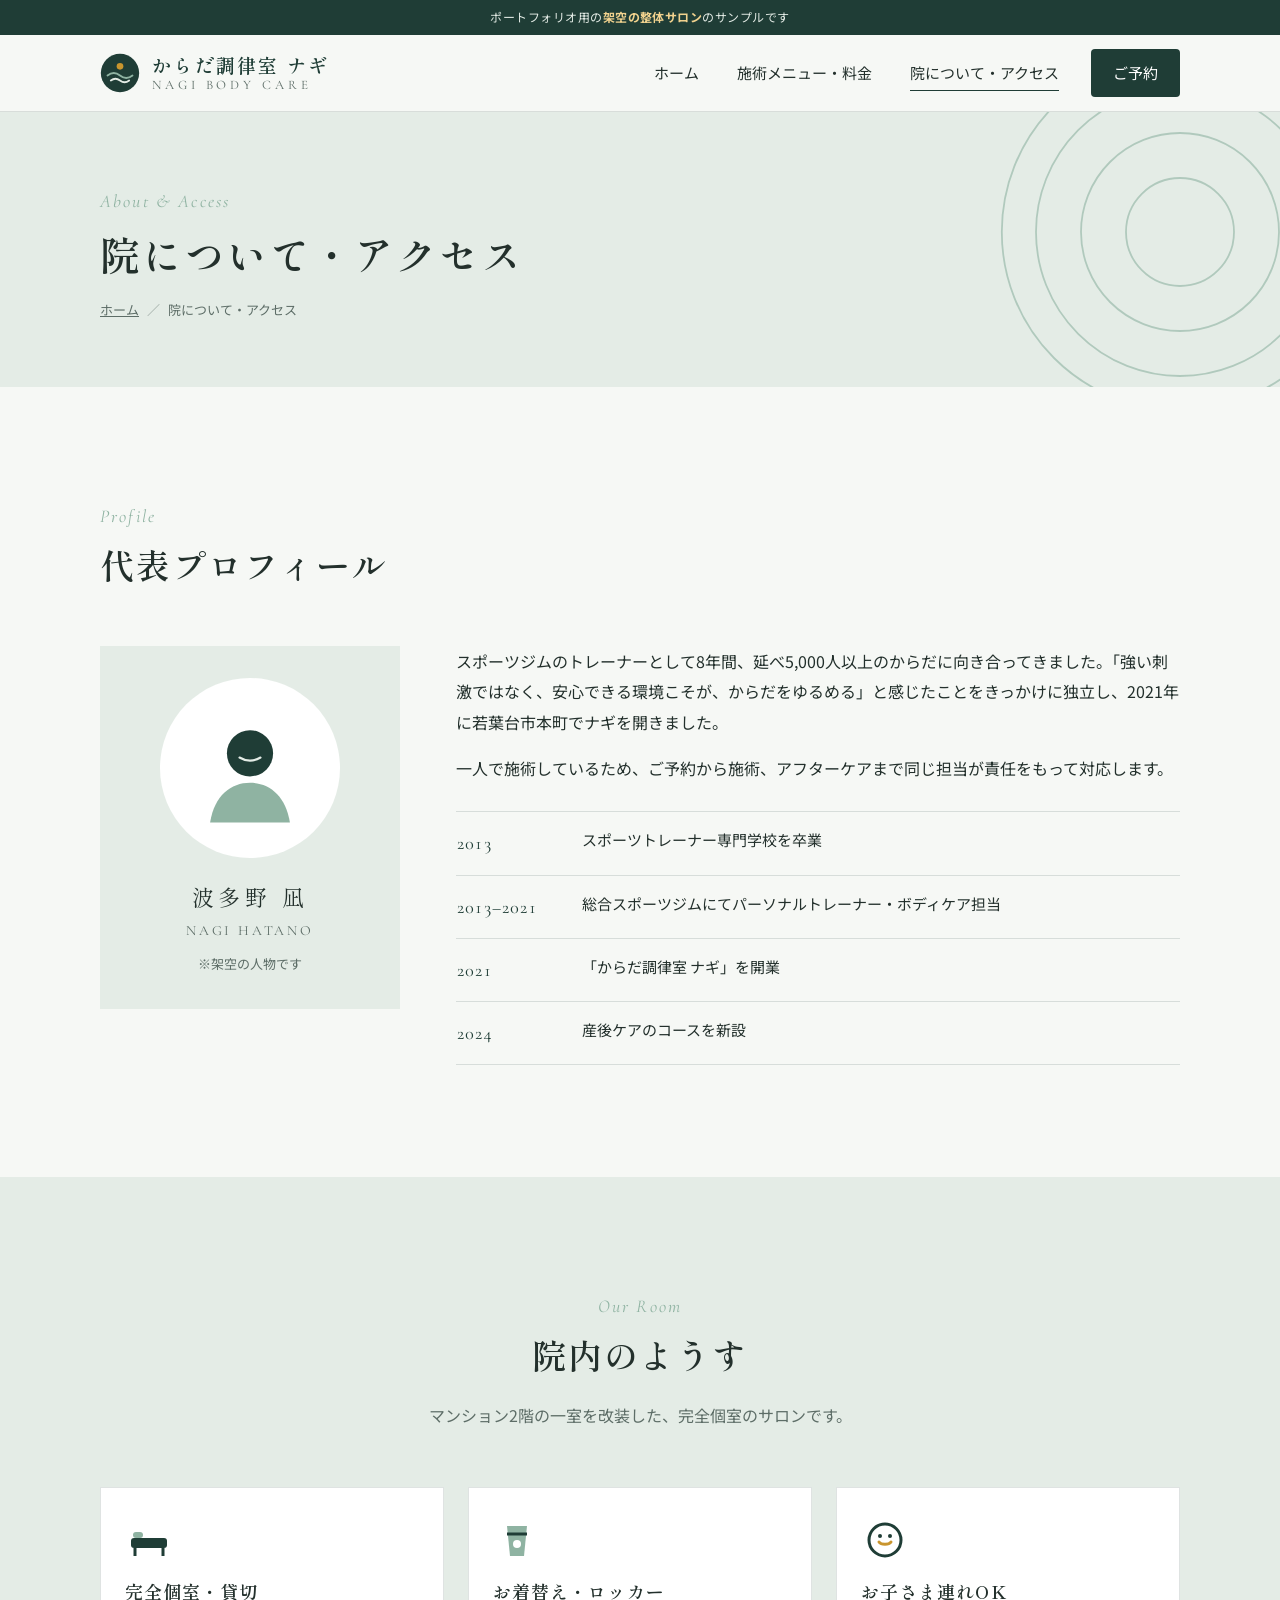
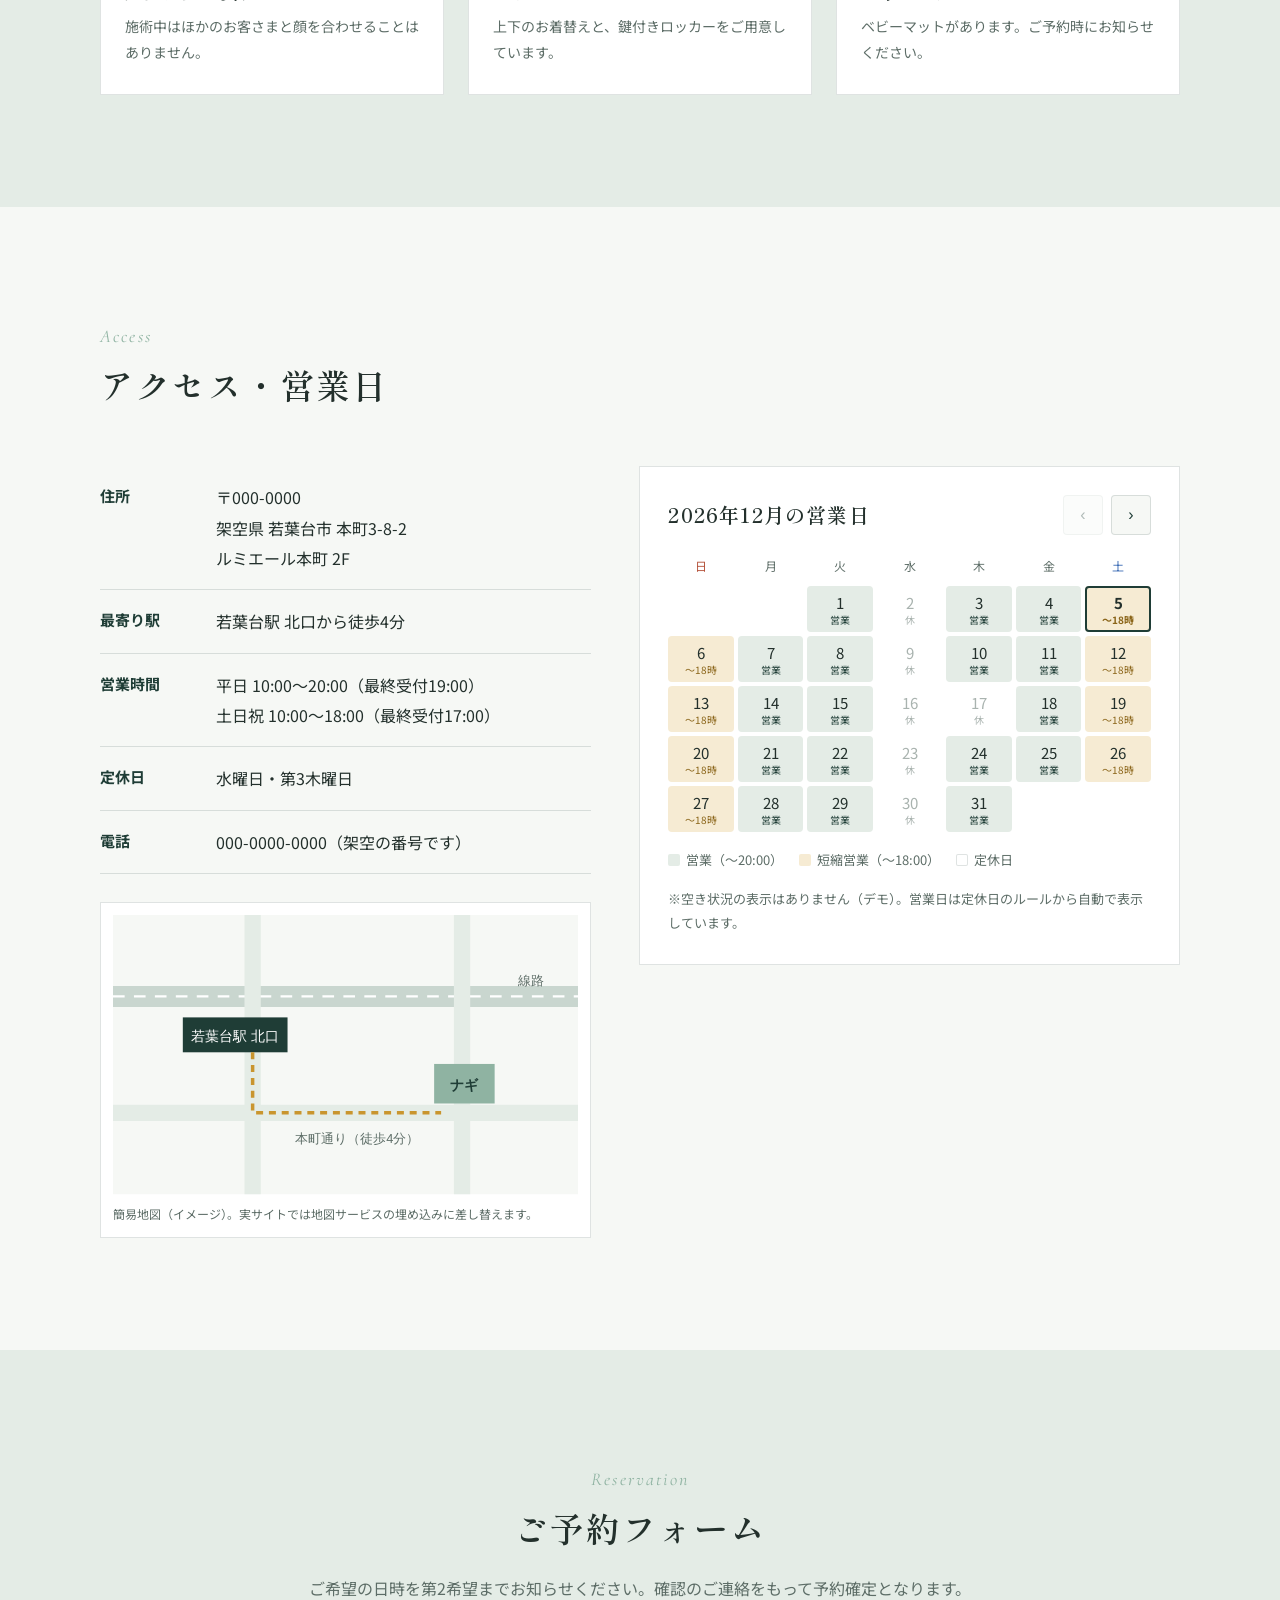
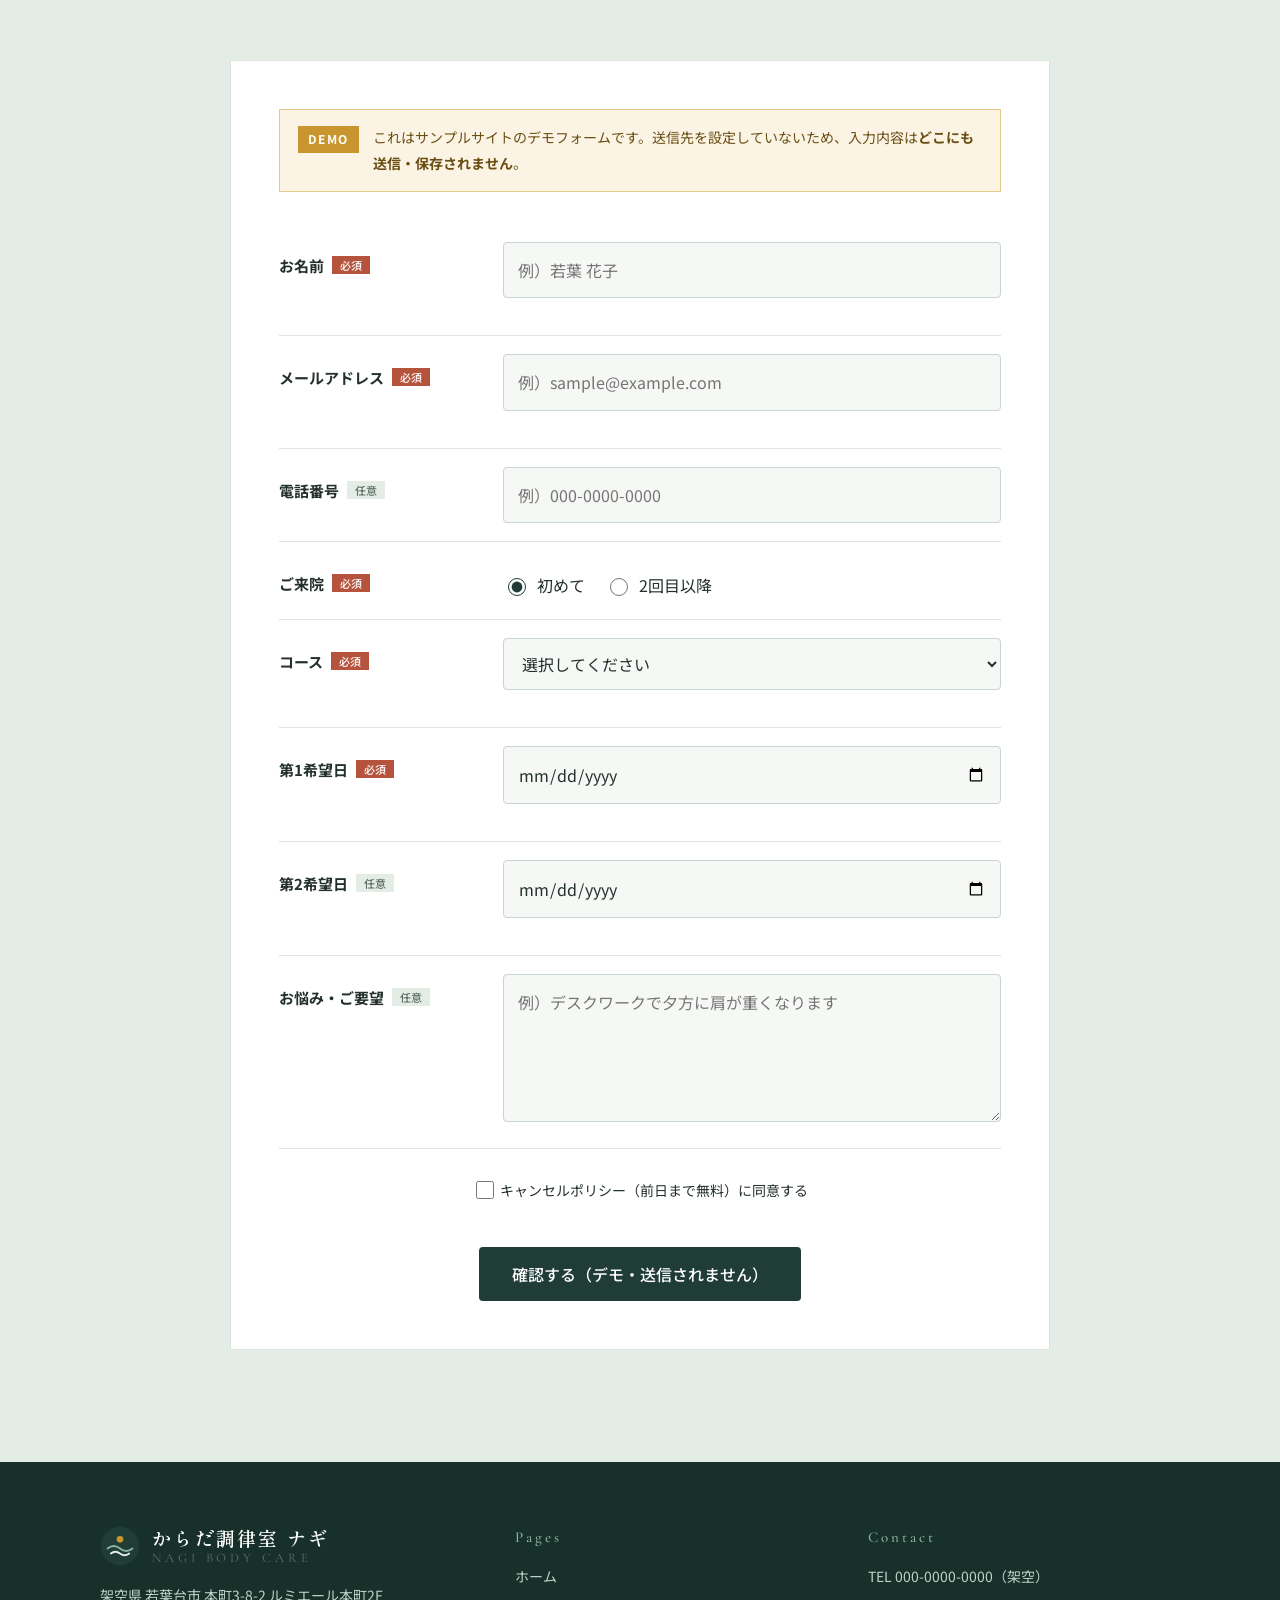
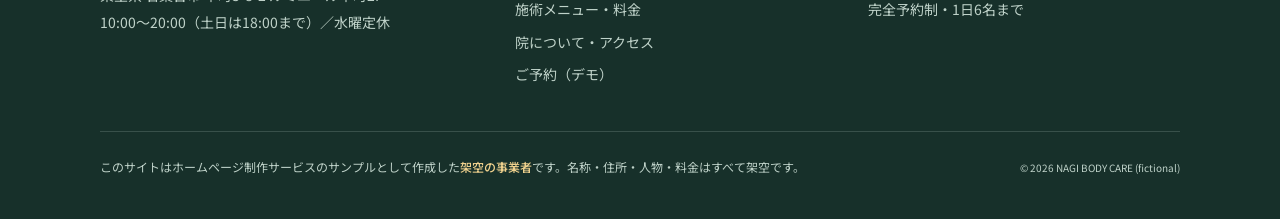
<file: salon/about.html>
<!DOCTYPE html>
<html lang="ja">
<head>
  <meta charset="UTF-8">
  <meta name="viewport" content="width=device-width, initial-scale=1">
  <title>院について・アクセス・ご予約｜からだ調律室 ナギ（架空のサンプルサイト）</title>
  <meta name="description" content="からだ調律室 ナギの代表プロフィール、アクセス、営業カレンダー、ご予約フォーム（デモ）。">
  <meta name="robots" content="noindex">
  <link rel="preconnect" href="https://fonts.googleapis.com">
  <link rel="preconnect" href="https://fonts.gstatic.com" crossorigin>
  <link href="https://fonts.googleapis.com/css2?family=Shippori+Mincho:wght@500;600&family=Noto+Sans+JP:wght@400;500;700&family=Cormorant+Garamond:ital,wght@0,500;0,600;1,500&display=swap" rel="stylesheet">
  <link rel="stylesheet" href="css/style.css">
</head>
<body>
  <p class="demo-ribbon">ポートフォリオ用の<strong>架空の整体サロン</strong>のサンプルです</p>
  <header class="site-header">
    <div class="container header-inner">
      <a href="index.html" class="logo" aria-label="からだ調律室 ナギ ホーム"><svg viewBox="0 0 48 48" aria-hidden="true"><circle cx="24" cy="24" r="23" fill="#1F3D36"/><path d="M9 27c5-4 10-4 15 0s10 4 15 0" stroke="#8FB3A2" stroke-width="2.2" fill="none" stroke-linecap="round"/><path d="M13 33c4-3 7-3 11 0s7 3 11 0" stroke="#E4ECE6" stroke-width="2.2" fill="none" stroke-linecap="round"/><circle cx="24" cy="16" r="4" fill="#C9952E"/></svg><span class="logo-text"><span class="logo-ja">からだ調律室 ナギ</span><span class="logo-en">NAGI BODY CARE</span></span></a>
      <button class="nav-toggle" aria-expanded="false" aria-controls="global-nav"><span class="bars" aria-hidden="true"></span><span class="nav-toggle-label">MENU</span></button>
      <nav class="global-nav" id="global-nav" aria-label="サイトメニュー">
        <ul><li><a href="index.html">ホーム</a></li><li><a href="menu.html">施術メニュー・料金</a></li><li><a href="about.html" aria-current="page">院について・アクセス</a></li><li><a href="about.html#reserve" class="nav-cta">ご予約</a></li></ul>
      </nav>
    </div>
  </header>
  <main>
    <section class="page-hero">
      <svg class="ripple" viewBox="0 0 200 200" aria-hidden="true"><g fill="none" stroke="#8FB3A2" stroke-width="1"><circle cx="100" cy="100" r="30"/><circle cx="100" cy="100" r="55"/><circle cx="100" cy="100" r="80"/><circle cx="100" cy="100" r="99"/></g></svg>
      <div class="container">
        <span class="en-label">About &amp; Access</span>
        <h1>院について・アクセス</h1>
        <ol class="breadcrumb" aria-label="パンくずリスト"><li><a href="index.html">ホーム</a></li><li aria-current="page">院について・アクセス</li></ol>
      </div>
    </section>
    <section class="section">
      <div class="container">
        <div class="section-head">
          <span class="en-label">Profile</span>
          <h2 class="section-title">代表プロフィール</h2>
        </div>
        <div class="profile">
          <div class="profile-card">
            <div class="avatar" aria-hidden="true"><svg viewBox="0 0 120 120"><circle cx="60" cy="46" r="22" fill="#1F3D36"/><path d="M22 112c4-26 20-38 38-38s34 12 38 38z" fill="#8FB3A2"/><path d="M50 50q10 6 20 0" stroke="#E4ECE6" stroke-width="2" fill="none" stroke-linecap="round"/></svg></div>
            <p class="name">波多野 凪</p>
            <p class="name-en">NAGI HATANO</p>
            <p style="font-size:13px;color:var(--ink-soft);margin-top:8px">※架空の人物です</p>
          </div>
          <div>
            <p>スポーツジムのトレーナーとして8年間、延べ5,000人以上のからだに向き合ってきました。「強い刺激ではなく、安心できる環境こそが、からだをゆるめる」と感じたことをきっかけに独立し、2021年に若葉台市本町でナギを開きました。</p>
            <p style="margin-top:16px">一人で施術しているため、ご予約から施術、アフターケアまで同じ担当が責任をもって対応します。</p>
            <dl class="history">
              <div><dt>2013</dt><dd>スポーツトレーナー専門学校を卒業</dd></div>
              <div><dt>2013–2021</dt><dd>総合スポーツジムにてパーソナルトレーナー・ボディケア担当</dd></div>
              <div><dt>2021</dt><dd>「からだ調律室 ナギ」を開業</dd></div>
              <div><dt>2024</dt><dd>産後ケアのコースを新設</dd></div>
            </dl>
          </div>
        </div>
      </div>
    </section>

    <section class="section" style="background:var(--mist)">
      <div class="container">
        <div class="section-head center">
          <span class="en-label">Our Room</span>
          <h2 class="section-title">院内のようす</h2>
          <p class="lead">マンション2階の一室を改装した、完全個室のサロンです。</p>
        </div>
        <ul class="room-list">
          <li><svg viewBox="0 0 48 48" aria-hidden="true"><rect x="6" y="22" width="36" height="10" rx="3" fill="#1F3D36"/><path d="M10 32v8M38 32v8" stroke="#1F3D36" stroke-width="3"/><rect x="8" y="16" width="10" height="6" rx="3" fill="#8FB3A2"/></svg><h3>完全個室・貸切</h3><p>施術中はほかのお客さまと顔を合わせることはありません。</p></li>
          <li><svg viewBox="0 0 48 48" aria-hidden="true"><path d="M14 10h20l-3 30H17z" fill="#8FB3A2"/><path d="M14 18h20" stroke="#1F3D36" stroke-width="3"/><circle cx="24" cy="28" r="4" fill="#FFFFFF"/></svg><h3>お着替え・ロッカー</h3><p>上下のお着替えと、鍵付きロッカーをご用意しています。</p></li>
          <li><svg viewBox="0 0 48 48" aria-hidden="true"><circle cx="24" cy="24" r="16" fill="none" stroke="#1F3D36" stroke-width="3"/><path d="M18 26c2 3 10 3 12 0" stroke="#C9952E" stroke-width="3" fill="none" stroke-linecap="round"/><circle cx="19" cy="20" r="2" fill="#1F3D36"/><circle cx="29" cy="20" r="2" fill="#1F3D36"/></svg><h3>お子さま連れOK</h3><p>ベビーマットがあります。ご予約時にお知らせください。</p></li>
        </ul>
      </div>
    </section>

    <section class="section" id="access">
      <div class="container">
        <div class="section-head">
          <span class="en-label">Access</span>
          <h2 class="section-title">アクセス・営業日</h2>
        </div>
        <div class="access-grid">
          <div>
            <dl class="info-list">
              <div><dt>住所</dt><dd>〒000-0000<br>架空県 若葉台市 本町3-8-2<br>ルミエール本町 2F</dd></div>
              <div><dt>最寄り駅</dt><dd>若葉台駅 北口から徒歩4分</dd></div>
              <div><dt>営業時間</dt><dd>平日 10:00〜20:00（最終受付19:00）<br>土日祝 10:00〜18:00（最終受付17:00）</dd></div>
              <div><dt>定休日</dt><dd>水曜日・第3木曜日</dd></div>
              <div><dt>電話</dt><dd>000-0000-0000（架空の番号です）</dd></div>
            </dl>
            <figure class="map-box" style="margin-top:28px">
              <svg viewBox="0 0 400 240" role="img" aria-label="若葉台駅からサロンまでの簡易地図（イメージ）">
                <rect width="400" height="240" fill="#F6F8F5"/>
                <path d="M0 70h400" stroke="#C9D6CF" stroke-width="18"/>
                <path d="M0 70h400" stroke="#FFFFFF" stroke-width="2" stroke-dasharray="10 8"/>
                <path d="M120 0v240M300 0v240M0 170h400" stroke="#E4ECE6" stroke-width="14"/>
                <rect x="60" y="88" width="90" height="30" fill="#1F3D36"/>
                <text x="105" y="108" text-anchor="middle" font-size="12" fill="#FFFFFF" font-family="sans-serif">若葉台駅 北口</text>
                <path d="M120 118v52h162" stroke="#C9952E" stroke-width="3" stroke-dasharray="6 5" fill="none"/>
                <rect x="276" y="128" width="52" height="34" fill="#8FB3A2"/>
                <text x="302" y="150" text-anchor="middle" font-size="12" fill="#1F3D36" font-family="sans-serif" font-weight="bold">ナギ</text>
                <text x="210" y="196" text-anchor="middle" font-size="11" fill="#5D6D67" font-family="sans-serif">本町通り（徒歩4分）</text>
                <text x="370" y="60" text-anchor="end" font-size="11" fill="#5D6D67" font-family="sans-serif">線路</text>
              </svg>
              <figcaption>簡易地図（イメージ）。実サイトでは地図サービスの埋め込みに差し替えます。</figcaption>
            </figure>
          </div>
          <div class="calendar" id="calendar">
            <div class="cal-head">
              <h3 id="cal-title">営業カレンダー</h3>
              <div class="cal-nav"><button type="button" id="cal-prev" aria-label="前の月">‹</button><button type="button" id="cal-next" aria-label="次の月">›</button></div>
            </div>
            <div class="cal-grid" id="cal-grid" aria-live="polite"></div>
            <div class="cal-legend"><span class="l-open">営業（〜20:00）</span><span class="l-short">短縮営業（〜18:00）</span><span class="l-closed">定休日</span></div>
            <p class="table-note">※空き状況の表示はありません（デモ）。営業日は定休日のルールから自動で表示しています。</p>
          </div>
        </div>
      </div>
    </section>

    <section class="section" id="reserve" style="background:var(--mist)">
      <div class="narrow">
        <div class="section-head center">
          <span class="en-label">Reservation</span>
          <h2 class="section-title">ご予約フォーム</h2>
          <p class="lead">ご希望の日時を第2希望までお知らせください。確認のご連絡をもって予約確定となります。</p>
        </div>
        <form class="reserve-form" id="reserve-form" novalidate>
          <p class="demo-notice" role="note"><strong>DEMO</strong><span>これはサンプルサイトのデモフォームです。送信先を設定していないため、入力内容は<b>どこにも送信・保存されません</b>。</span></p>
          <div class="form-row"><label class="form-label" for="f-name">お名前<span class="req">必須</span></label><div class="form-control"><input type="text" id="f-name" name="name" autocomplete="name" required placeholder="例）若葉 花子"><span class="field-error" aria-live="polite"></span></div></div>
          <div class="form-row"><label class="form-label" for="f-email">メールアドレス<span class="req">必須</span></label><div class="form-control"><input type="email" id="f-email" name="email" autocomplete="email" required placeholder="例）sample@example.com"><span class="field-error" aria-live="polite"></span></div></div>
          <div class="form-row"><label class="form-label" for="f-tel">電話番号<span class="opt">任意</span></label><div class="form-control"><input type="tel" id="f-tel" name="tel" autocomplete="tel" placeholder="例）000-0000-0000"></div></div>
          <div class="form-row"><span class="form-label" id="l-visit">ご来院<span class="req">必須</span></span><div class="form-control"><div class="radio-set" role="radiogroup" aria-labelledby="l-visit"><label><input type="radio" name="visit" value="初めて" checked>初めて</label><label><input type="radio" name="visit" value="2回目以降">2回目以降</label></div></div></div>
          <div class="form-row"><label class="form-label" for="f-course">コース<span class="req">必須</span></label><div class="form-control"><select id="f-course" name="course" required><option value="">選択してください</option><option>初回体験コース（約90分）</option><option>全身バランス整体（約60分）</option><option>じっくり整体（約90分）</option><option>肩・首集中ケア（約40分）</option><option>産後の骨盤ケア（約60分）</option></select><span class="field-error" aria-live="polite"></span></div></div>
          <div class="form-row"><label class="form-label" for="f-date1">第1希望日<span class="req">必須</span></label><div class="form-control"><input type="date" id="f-date1" name="date1" required><span class="field-error" aria-live="polite"></span></div></div>
          <div class="form-row"><label class="form-label" for="f-date2">第2希望日<span class="opt">任意</span></label><div class="form-control"><input type="date" id="f-date2" name="date2"><span class="field-error" aria-live="polite"></span></div></div>
          <div class="form-row"><label class="form-label" for="f-note">お悩み・ご要望<span class="opt">任意</span></label><div class="form-control"><textarea id="f-note" name="note" rows="4" placeholder="例）デスクワークで夕方に肩が重くなります"></textarea></div></div>
          <p class="agree"><label><input type="checkbox" id="f-agree" name="agree" required>キャンセルポリシー（前日まで無料）に同意する</label><span class="field-error" aria-live="polite" style="display:block"></span></p>
          <div class="submit-wrap"><button type="submit" class="btn btn-primary">確認する（デモ・送信されません）</button></div>
          <div class="form-done" id="form-done" hidden tabindex="-1">
            <h3>入力チェックが完了しました（デモ表示）</h3>
            <p>サンプルサイトのため、<strong>予約は送信されていません</strong>。実際の制作では、メール通知や予約システムとの連携を設定します。</p>
            <dl id="form-summary"></dl>
          </div>
        </form>
      </div>
    </section>
  </main>
  <footer class="site-footer">
    <div class="container footer-inner">
      <div class="footer-brand">
        <a href="index.html" class="logo"><svg viewBox="0 0 48 48" aria-hidden="true"><circle cx="24" cy="24" r="23" fill="#1F3D36"/><path d="M9 27c5-4 10-4 15 0s10 4 15 0" stroke="#8FB3A2" stroke-width="2.2" fill="none" stroke-linecap="round"/><path d="M13 33c4-3 7-3 11 0s7 3 11 0" stroke="#E4ECE6" stroke-width="2.2" fill="none" stroke-linecap="round"/><circle cx="24" cy="16" r="4" fill="#C9952E"/></svg><span class="logo-text"><span class="logo-ja">からだ調律室 ナギ</span><span class="logo-en">NAGI BODY CARE</span></span></a>
        <p>架空県 若葉台市 本町3-8-2 ルミエール本町2F<br>10:00〜20:00（土日は18:00まで）／水曜定休</p>
      </div>
      <div><h4>Pages</h4><ul><li><a href="index.html">ホーム</a></li><li><a href="menu.html">施術メニュー・料金</a></li><li><a href="about.html">院について・アクセス</a></li><li><a href="about.html#reserve">ご予約（デモ）</a></li></ul></div>
      <div><h4>Contact</h4><ul><li>TEL 000-0000-0000（架空）</li><li>完全予約制・1日6名まで</li></ul></div>
      <div class="footer-note"><p>このサイトはホームページ制作サービスのサンプルとして作成した<strong>架空の事業者</strong>です。名称・住所・人物・料金はすべて架空です。</p><p><small>&copy; 2026 NAGI BODY CARE (fictional)</small></p></div>
    </div>
  </footer>
  <div class="sp-fixed-cta"><a href="tel:0000000000" class="tel">電話する（架空）</a><a href="about.html#reserve" class="web">Web予約（デモ）</a></div>
  <script src="js/main.js"></script>
</body>
</html>
</file>
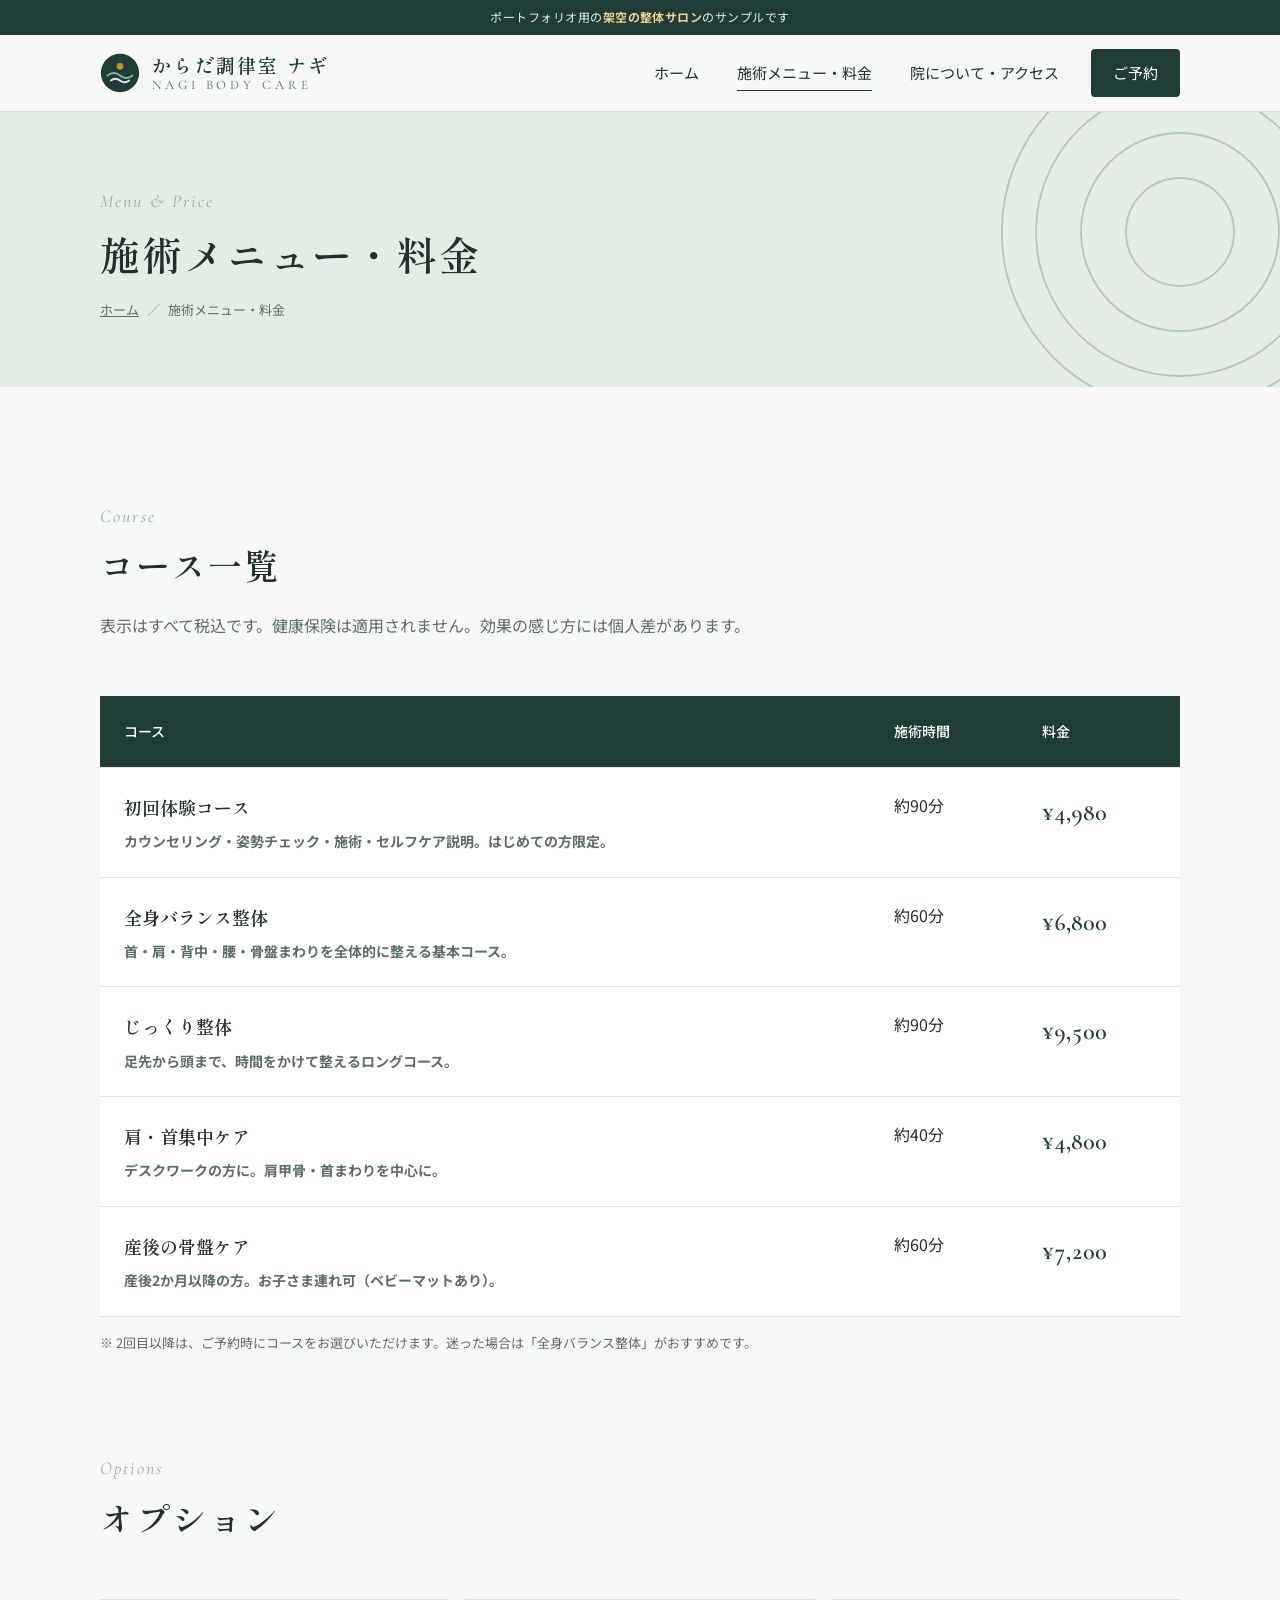
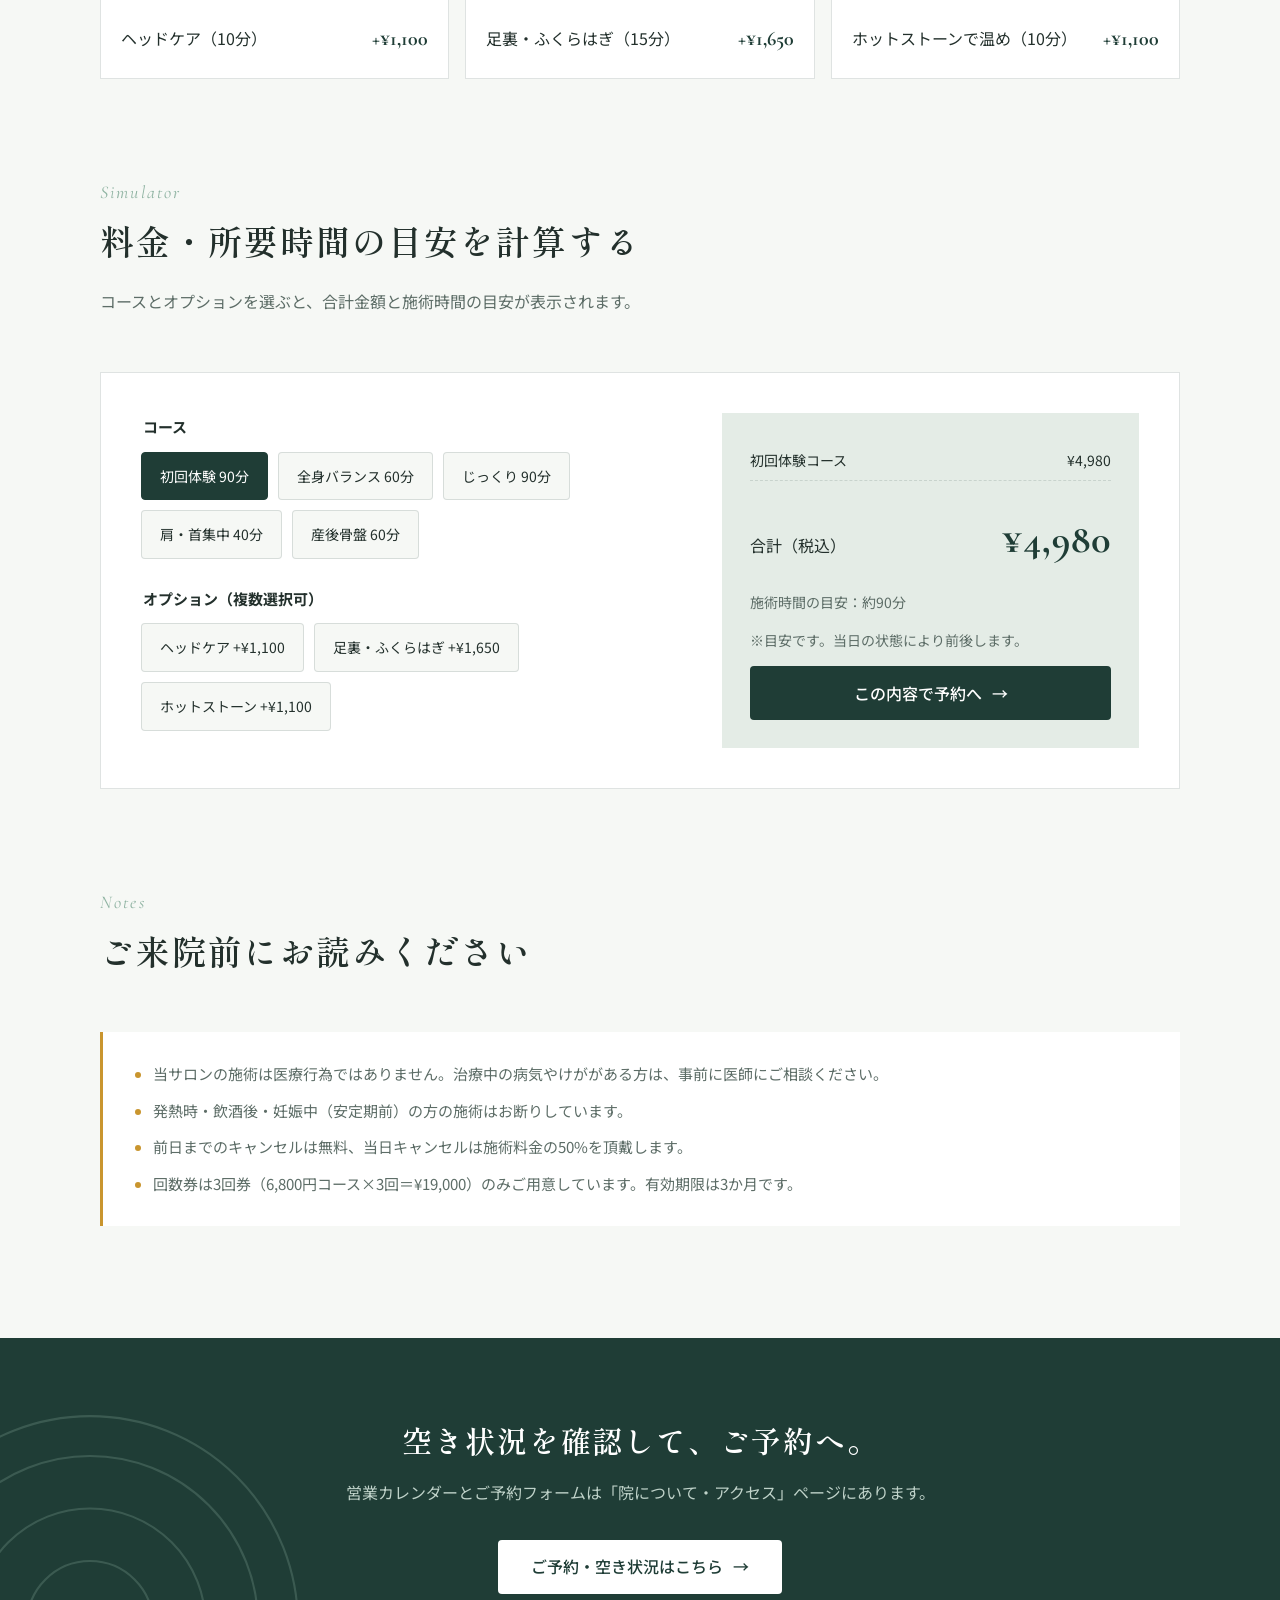
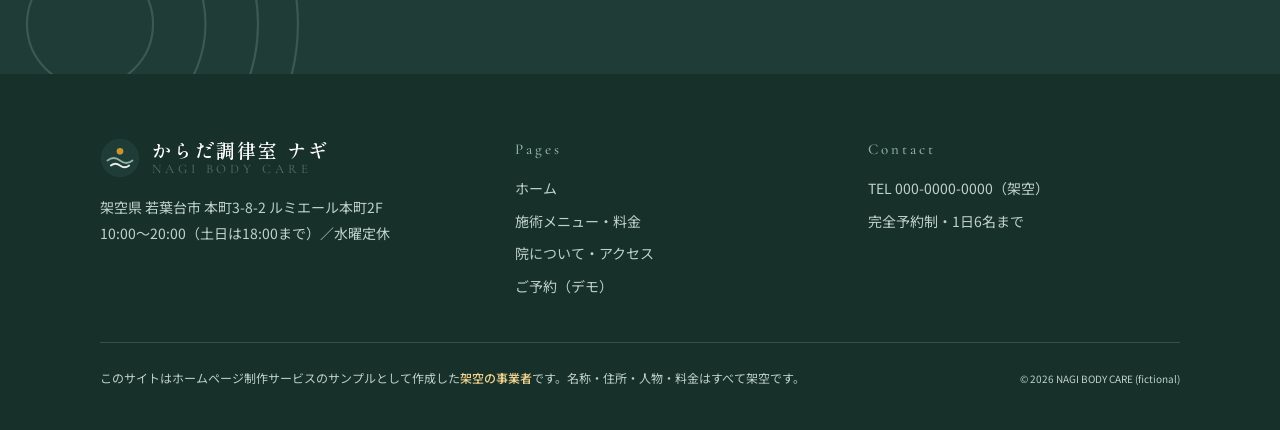
<file: salon/menu.html>
<!DOCTYPE html>
<html lang="ja">
<head>
  <meta charset="UTF-8">
  <meta name="viewport" content="width=device-width, initial-scale=1">
  <title>施術メニュー・料金｜からだ調律室 ナギ（架空のサンプルサイト）</title>
  <meta name="description" content="からだ調律室 ナギの施術メニューと料金。※架空事業者のサンプルです。">
  <meta name="robots" content="noindex">
  <link rel="preconnect" href="https://fonts.googleapis.com">
  <link rel="preconnect" href="https://fonts.gstatic.com" crossorigin>
  <link href="https://fonts.googleapis.com/css2?family=Shippori+Mincho:wght@500;600&family=Noto+Sans+JP:wght@400;500;700&family=Cormorant+Garamond:ital,wght@0,500;0,600;1,500&display=swap" rel="stylesheet">
  <link rel="stylesheet" href="css/style.css">
</head>
<body>
  <p class="demo-ribbon">ポートフォリオ用の<strong>架空の整体サロン</strong>のサンプルです</p>
  <header class="site-header">
    <div class="container header-inner">
      <a href="index.html" class="logo" aria-label="からだ調律室 ナギ ホーム"><svg viewBox="0 0 48 48" aria-hidden="true"><circle cx="24" cy="24" r="23" fill="#1F3D36"/><path d="M9 27c5-4 10-4 15 0s10 4 15 0" stroke="#8FB3A2" stroke-width="2.2" fill="none" stroke-linecap="round"/><path d="M13 33c4-3 7-3 11 0s7 3 11 0" stroke="#E4ECE6" stroke-width="2.2" fill="none" stroke-linecap="round"/><circle cx="24" cy="16" r="4" fill="#C9952E"/></svg><span class="logo-text"><span class="logo-ja">からだ調律室 ナギ</span><span class="logo-en">NAGI BODY CARE</span></span></a>
      <button class="nav-toggle" aria-expanded="false" aria-controls="global-nav"><span class="bars" aria-hidden="true"></span><span class="nav-toggle-label">MENU</span></button>
      <nav class="global-nav" id="global-nav" aria-label="サイトメニュー">
        <ul><li><a href="index.html">ホーム</a></li><li><a href="menu.html" aria-current="page">施術メニュー・料金</a></li><li><a href="about.html">院について・アクセス</a></li><li><a href="about.html#reserve" class="nav-cta">ご予約</a></li></ul>
      </nav>
    </div>
  </header>
  <main>
    <section class="page-hero">
      <svg class="ripple" viewBox="0 0 200 200" aria-hidden="true"><g fill="none" stroke="#8FB3A2" stroke-width="1"><circle cx="100" cy="100" r="30"/><circle cx="100" cy="100" r="55"/><circle cx="100" cy="100" r="80"/><circle cx="100" cy="100" r="99"/></g></svg>
      <div class="container">
        <span class="en-label">Menu &amp; Price</span>
        <h1>施術メニュー・料金</h1>
        <ol class="breadcrumb" aria-label="パンくずリスト"><li><a href="index.html">ホーム</a></li><li aria-current="page">施術メニュー・料金</li></ol>
      </div>
    </section>
    <section class="section">
      <div class="container">
        <div class="sub-block">
          <div class="section-head">
            <span class="en-label">Course</span>
            <h2 class="section-title">コース一覧</h2>
            <p class="lead">表示はすべて税込です。健康保険は適用されません。効果の感じ方には個人差があります。</p>
          </div>
          <table class="menu-table">
            <thead><tr><th scope="col">コース</th><th scope="col">施術時間</th><th scope="col">料金</th></tr></thead>
            <tbody>
              <tr><th scope="row"><span class="menu-name">初回体験コース</span><span class="menu-desc">カウンセリング・姿勢チェック・施術・セルフケア説明。はじめての方限定。</span></th><td class="time-cell">約90分</td><td class="price-cell">¥4,980</td></tr>
              <tr><th scope="row"><span class="menu-name">全身バランス整体</span><span class="menu-desc">首・肩・背中・腰・骨盤まわりを全体的に整える基本コース。</span></th><td class="time-cell">約60分</td><td class="price-cell">¥6,800</td></tr>
              <tr><th scope="row"><span class="menu-name">じっくり整体</span><span class="menu-desc">足先から頭まで、時間をかけて整えるロングコース。</span></th><td class="time-cell">約90分</td><td class="price-cell">¥9,500</td></tr>
              <tr><th scope="row"><span class="menu-name">肩・首集中ケア</span><span class="menu-desc">デスクワークの方に。肩甲骨・首まわりを中心に。</span></th><td class="time-cell">約40分</td><td class="price-cell">¥4,800</td></tr>
              <tr><th scope="row"><span class="menu-name">産後の骨盤ケア</span><span class="menu-desc">産後2か月以降の方。お子さま連れ可（ベビーマットあり）。</span></th><td class="time-cell">約60分</td><td class="price-cell">¥7,200</td></tr>
            </tbody>
          </table>
          <p class="table-note">※ 2回目以降は、ご予約時にコースをお選びいただけます。迷った場合は「全身バランス整体」がおすすめです。</p>
        </div>

        <div class="sub-block">
          <div class="section-head">
            <span class="en-label">Options</span>
            <h2 class="section-title">オプション</h2>
          </div>
          <ul class="option-list">
            <li><span>ヘッドケア（10分）</span><b>+¥1,100</b></li>
            <li><span>足裏・ふくらはぎ（15分）</span><b>+¥1,650</b></li>
            <li><span>ホットストーンで温め（10分）</span><b>+¥1,100</b></li>
          </ul>
        </div>

        <div class="sub-block" id="simulator">
          <div class="section-head">
            <span class="en-label">Simulator</span>
            <h2 class="section-title">料金・所要時間の目安を計算する</h2>
            <p class="lead">コースとオプションを選ぶと、合計金額と施術時間の目安が表示されます。</p>
          </div>
          <form class="simulator" id="sim-form" aria-describedby="sim-note">
            <div>
              <fieldset class="sim-group" style="border:0;padding:0;margin:0">
                <legend style="font-weight:700;font-size:15px;margin-bottom:10px">コース</legend>
                <div class="sim-choices">
                  <label><input type="radio" name="course" value="4980" data-min="90" data-label="初回体験コース" checked><span>初回体験 90分</span></label>
                  <label><input type="radio" name="course" value="6800" data-min="60" data-label="全身バランス整体"><span>全身バランス 60分</span></label>
                  <label><input type="radio" name="course" value="9500" data-min="90" data-label="じっくり整体"><span>じっくり 90分</span></label>
                  <label><input type="radio" name="course" value="4800" data-min="40" data-label="肩・首集中ケア"><span>肩・首集中 40分</span></label>
                  <label><input type="radio" name="course" value="7200" data-min="60" data-label="産後の骨盤ケア"><span>産後骨盤 60分</span></label>
                </div>
              </fieldset>
              <fieldset class="sim-group" style="border:0;padding:0;margin:26px 0 0">
                <legend style="font-weight:700;font-size:15px;margin-bottom:10px">オプション（複数選択可）</legend>
                <div class="sim-choices">
                  <label><input type="checkbox" name="opt" value="1100" data-min="10" data-label="ヘッドケア"><span>ヘッドケア +¥1,100</span></label>
                  <label><input type="checkbox" name="opt" value="1650" data-min="15" data-label="足裏・ふくらはぎ"><span>足裏・ふくらはぎ +¥1,650</span></label>
                  <label><input type="checkbox" name="opt" value="1100" data-min="10" data-label="ホットストーン"><span>ホットストーン +¥1,100</span></label>
                </div>
              </fieldset>
            </div>
            <div class="sim-result" aria-live="polite">
              <dl id="sim-breakdown"></dl>
              <div class="sim-total"><span>合計（税込）</span><strong id="sim-total">¥0</strong></div>
              <p class="sim-time" id="sim-time"></p>
              <p class="sim-time" id="sim-note">※目安です。当日の状態により前後します。</p>
              <a href="about.html#reserve" class="btn btn-primary" id="sim-link">この内容で予約へ <span class="arrow" aria-hidden="true">→</span></a>
            </div>
          </form>
        </div>

        <div class="sub-block">
          <div class="section-head">
            <span class="en-label">Notes</span>
            <h2 class="section-title">ご来院前にお読みください</h2>
          </div>
          <div class="notice-box">
            <ul>
              <li>当サロンの施術は医療行為ではありません。治療中の病気やけががある方は、事前に医師にご相談ください。</li>
              <li>発熱時・飲酒後・妊娠中（安定期前）の方の施術はお断りしています。</li>
              <li>前日までのキャンセルは無料、当日キャンセルは施術料金の50%を頂戴します。</li>
              <li>回数券は3回券（6,800円コース×3回＝¥19,000）のみご用意しています。有効期限は3か月です。</li>
            </ul>
          </div>
        </div>
      </div>
    </section>

    <section class="cta-band">
      <svg class="ripple" viewBox="0 0 200 200" aria-hidden="true"><g fill="none" stroke="#8FB3A2" stroke-width="1"><circle cx="100" cy="100" r="30"/><circle cx="100" cy="100" r="55"/><circle cx="100" cy="100" r="80"/><circle cx="100" cy="100" r="99"/></g></svg>
      <div class="container">
        <h2>空き状況を確認して、ご予約へ。</h2>
        <p>営業カレンダーとご予約フォームは「院について・アクセス」ページにあります。</p>
        <a href="about.html#reserve" class="btn btn-primary">ご予約・空き状況はこちら <span class="arrow" aria-hidden="true">→</span></a>
      </div>
    </section>
  </main>
  <footer class="site-footer">
    <div class="container footer-inner">
      <div class="footer-brand">
        <a href="index.html" class="logo"><svg viewBox="0 0 48 48" aria-hidden="true"><circle cx="24" cy="24" r="23" fill="#1F3D36"/><path d="M9 27c5-4 10-4 15 0s10 4 15 0" stroke="#8FB3A2" stroke-width="2.2" fill="none" stroke-linecap="round"/><path d="M13 33c4-3 7-3 11 0s7 3 11 0" stroke="#E4ECE6" stroke-width="2.2" fill="none" stroke-linecap="round"/><circle cx="24" cy="16" r="4" fill="#C9952E"/></svg><span class="logo-text"><span class="logo-ja">からだ調律室 ナギ</span><span class="logo-en">NAGI BODY CARE</span></span></a>
        <p>架空県 若葉台市 本町3-8-2 ルミエール本町2F<br>10:00〜20:00（土日は18:00まで）／水曜定休</p>
      </div>
      <div><h4>Pages</h4><ul><li><a href="index.html">ホーム</a></li><li><a href="menu.html">施術メニュー・料金</a></li><li><a href="about.html">院について・アクセス</a></li><li><a href="about.html#reserve">ご予約（デモ）</a></li></ul></div>
      <div><h4>Contact</h4><ul><li>TEL 000-0000-0000（架空）</li><li>完全予約制・1日6名まで</li></ul></div>
      <div class="footer-note"><p>このサイトはホームページ制作サービスのサンプルとして作成した<strong>架空の事業者</strong>です。名称・住所・人物・料金はすべて架空です。</p><p><small>&copy; 2026 NAGI BODY CARE (fictional)</small></p></div>
    </div>
  </footer>
  <div class="sp-fixed-cta"><a href="tel:0000000000" class="tel">電話する（架空）</a><a href="about.html#reserve" class="web">Web予約（デモ）</a></div>
  <script src="js/main.js"></script>
</body>
</html>
</file>
<file: bakery/css/style.css>
/* =========================================================
   薪窯パン工房 ルピナ（架空店舗）- Landing Page
   ========================================================= */
:root {
  --cream: #FBF5EA;
  --paper: #FFFDF8;
  --wheat: #E8C77E;
  --sand: #F1E2C6;
  --terracotta: #C2603A;
  --terracotta-dark: #A44C2B;
  --brown: #3B2A20;
  --brown-soft: #7A6656;
  --sea: #3F6B72;
  --radius: 18px;
  --shadow: 0 10px 30px rgba(59, 42, 32, .08);
  --font-body: "Noto Sans JP", "Hiragino Sans", "Yu Gothic", sans-serif;
  --font-head: "Zen Maru Gothic", "Noto Sans JP", sans-serif;
  --font-en: "Fraunces", Georgia, serif;
  --header-h: 72px;
}

*, *::before, *::after { box-sizing: border-box; }
html { scroll-behavior: smooth; scroll-padding-top: var(--header-h); }
@media (prefers-reduced-motion: reduce) { html { scroll-behavior: auto; } *, *::before, *::after { animation: none !important; transition: none !important; } }
body {
  margin: 0;
  font-family: var(--font-body);
  color: var(--brown);
  background: var(--paper);
  line-height: 1.8;
  font-size: 16px;
  -webkit-font-smoothing: antialiased;
}
img, svg { display: block; max-width: 100%; }
a { color: inherit; }
h1, h2, h3 { font-family: var(--font-head); line-height: 1.4; margin: 0; }
p { margin: 0; }
h1, h2, h3, .hero-lead, .section-lead { word-break: auto-phrase; }
ul, ol { margin: 0; padding: 0; list-style: none; }

.container { width: min(1120px, 100% - 40px); margin-inline: auto; }
.sp-only { display: none; }

.demo-ribbon {
  margin: 0;
  background: var(--brown);
  color: var(--sand);
  text-align: center;
  font-size: 12px;
  padding: 6px 12px;
  letter-spacing: .04em;
}
.demo-ribbon strong { color: var(--wheat); }

/* ---------- Header ---------- */
.site-header {
  position: sticky; top: env(safe-area-inset-top, 0px); z-index: 50;
  background: rgba(251, 245, 234, .92);
  backdrop-filter: blur(8px);
  border-bottom: 1px solid rgba(59, 42, 32, .08);
}
.header-inner { display: flex; align-items: center; justify-content: space-between; height: var(--header-h); }
.logo { display: flex; align-items: center; gap: 10px; text-decoration: none; color: var(--terracotta); }
.logo-mark { width: 42px; height: 42px; }
.logo-text { display: flex; flex-direction: column; line-height: 1.2; }
.logo-en { font-family: var(--font-en); font-weight: 700; font-size: 22px; letter-spacing: .12em; color: var(--brown); }
.logo-ja { font-size: 11px; color: var(--brown-soft); letter-spacing: .08em; }

.global-nav ul { display: flex; align-items: center; gap: 4px; }
.global-nav a {
  display: block; padding: 8px 14px; text-decoration: none; font-weight: 500; font-size: 15px;
  border-radius: 999px; transition: background .2s;
}
.global-nav a:hover { background: var(--sand); }
.global-nav .nav-cta { background: var(--terracotta); color: #fff; margin-left: 8px; }
.global-nav .nav-cta:hover { background: var(--terracotta-dark); }

.nav-toggle { display: none; }

/* ---------- Buttons ---------- */
.btn {
  display: inline-flex; align-items: center; justify-content: center;
  min-height: 52px; padding: 0 28px; border-radius: 999px;
  font-weight: 700; text-decoration: none; font-size: 16px; font-family: inherit;
  border: 2px solid transparent; cursor: pointer; transition: transform .15s, background .2s, color .2s;
}
.btn:hover { transform: translateY(-2px); }
.btn:focus-visible, a:focus-visible, button:focus-visible, input:focus-visible, select:focus-visible, textarea:focus-visible {
  outline: 3px solid var(--wheat); outline-offset: 2px;
}
.btn-primary { background: var(--terracotta); color: #fff; box-shadow: 0 6px 16px rgba(194, 96, 58, .3); }
.btn-primary:hover { background: var(--terracotta-dark); }
.btn-ghost { border-color: var(--brown); color: var(--brown); background: transparent; }
.btn-ghost:hover { background: var(--brown); color: var(--cream); }
.btn-block { width: 100%; }

/* ---------- Hero ---------- */
.hero { position: relative; background: var(--cream); padding: 64px 0 96px; overflow: hidden; }
.hero::before {
  content: ""; position: absolute; inset: 0;
  background-image: radial-gradient(rgba(176, 136, 74, .14) 1.5px, transparent 1.5px);
  background-size: 22px 22px; pointer-events: none;
}
.hero-inner { position: relative; display: grid; grid-template-columns: 1.05fr 1fr; align-items: center; gap: 40px; }
.eyebrow {
  font-family: var(--font-en); font-style: italic; font-weight: 500;
  color: var(--terracotta); font-size: 17px; letter-spacing: .04em; margin-bottom: 10px;
}
.hero h1 { font-size: clamp(34px, 4.6vw, 54px); letter-spacing: .04em; margin-bottom: 20px; }
.hero-lead { font-size: 17px; color: var(--brown-soft); margin-bottom: 32px; }
.hero-actions { display: flex; flex-wrap: wrap; gap: 14px; margin-bottom: 28px; }
.open-status {
  display: inline-flex; align-items: center; gap: 10px;
  background: var(--paper); padding: 8px 16px; border-radius: 999px; font-size: 14px;
  box-shadow: var(--shadow);
}
.status-dot { width: 10px; height: 10px; border-radius: 50%; background: #bbb; }
.open-status.is-open .status-dot { background: #4C9A5B; box-shadow: 0 0 0 4px rgba(76, 154, 91, .2); }
.open-status.is-closed .status-dot { background: var(--terracotta); }
.hero-svg { width: 100%; max-width: 480px; margin-inline: auto; }
.flame { transform-origin: 50% 100%; transform-box: fill-box; animation: flicker 1.6s ease-in-out infinite alternate; }
.flame.f2 { animation-duration: 1.2s; }
.flame.f3 { animation-duration: 1.9s; }
@keyframes flicker { from { transform: scaleY(.88) skewX(-3deg); } to { transform: scaleY(1.08) skewX(3deg); } }
.hero-wave { position: absolute; left: 0; right: 0; bottom: -1px; height: 60px; }
.hero-wave svg { width: 100%; height: 100%; }

/* ---------- Sections ---------- */
.section { padding: 96px 0; }
.section-head { text-align: center; margin-bottom: 48px; }
.section-head.align-left { text-align: left; }
.section-head h2 { font-size: clamp(26px, 3.2vw, 36px); letter-spacing: .06em; }
.section-lead { margin-top: 14px; color: var(--brown-soft); }

/* Concept */
.feature-grid { display: grid; grid-template-columns: repeat(3, 1fr); gap: 28px; }
.feature {
  background: var(--cream); border-radius: var(--radius); padding: 36px 30px; position: relative;
  transition: transform .25s, box-shadow .25s;
}
.feature:hover { transform: translateY(-4px); box-shadow: var(--shadow); }
.feature-icon { width: 72px; height: 72px; margin-bottom: 18px; }
.feature-num { position: absolute; top: 22px; right: 26px; font-family: var(--font-en); font-size: 40px; color: rgba(194, 96, 58, .22); font-weight: 700; line-height: 1; }
.feature h3 { font-size: 21px; margin-bottom: 10px; }
.feature p { color: var(--brown-soft); font-size: 15px; }

/* Menu */
.menu { background: var(--cream); }
.menu-tabs { display: flex; justify-content: center; flex-wrap: wrap; gap: 10px; margin-bottom: 36px; }
.menu-tabs button {
  font-family: inherit; font-size: 15px; font-weight: 500; cursor: pointer;
  padding: 10px 22px; border-radius: 999px; border: 1.5px solid var(--brown);
  background: transparent; color: var(--brown); transition: background .2s, color .2s;
}
.menu-tabs button[aria-selected="true"] { background: var(--brown); color: var(--cream); }
.menu-list { display: grid; grid-template-columns: repeat(2, 1fr); gap: 20px; }
.menu-item {
  display: grid; grid-template-columns: 88px 1fr auto; gap: 18px; align-items: center;
  background: var(--paper); border-radius: var(--radius); padding: 18px 22px;
  box-shadow: 0 2px 0 rgba(59, 42, 32, .06);
  transition: opacity .3s, transform .3s;
}
.menu-item.is-hidden { display: none; }
.menu-item h3 { font-size: 17px; display: flex; flex-wrap: wrap; align-items: center; gap: 8px; }
.menu-item p { font-size: 14px; color: var(--brown-soft); }
.price { font-family: var(--font-en); font-weight: 700; font-size: 22px; color: var(--terracotta); text-align: right; white-space: nowrap; }
.price small { display: block; font-family: var(--font-body); font-size: 11px; font-weight: 400; color: var(--brown-soft); }
.tag { font-family: var(--font-body); font-size: 11px; padding: 2px 10px; border-radius: 999px; background: var(--sand); color: var(--brown); font-weight: 500; }
.tag-popular { background: var(--terracotta); color: #fff; }
/* Bread "photos" drawn with CSS (no external images) */
.menu-thumb { width: 88px; height: 88px; border-radius: 50%; position: relative; background: var(--sand); }
.menu-thumb::before, .menu-thumb::after { content: ""; position: absolute; }
.thumb-a::before { inset: 20px 10px; border-radius: 50%; background: radial-gradient(circle at 40% 35%, #E3A45F, #B9672F); }
.thumb-a::after { left: 26px; right: 26px; top: 40px; height: 4px; background: #F4D3A0; border-radius: 4px; box-shadow: 0 -10px 0 #F4D3A0, 0 10px 0 #F4D3A0; transform: rotate(-20deg); }
.thumb-b::before { left: 8px; right: 8px; top: 36px; height: 18px; border-radius: 12px; background: linear-gradient(#E3A45F, #B9672F); transform: rotate(-25deg); }
.thumb-b::after { left: 26px; top: 42px; width: 36px; height: 3px; background: #F4D3A0; transform: rotate(-25deg); box-shadow: 8px -4px 0 #F4D3A0; }
.thumb-c::before { left: 14px; right: 14px; top: 26px; height: 36px; border-radius: 40px 40px 14px 14px; background: repeating-linear-gradient(100deg, #D98A45 0 9px, #C67532 9px 12px); }
.thumb-c::after { left: 34px; top: 20px; width: 20px; height: 10px; border-radius: 50%; background: rgba(255, 220, 150, .7); }
.thumb-d::before { inset: 18px; border-radius: 14px; background: #D98A45; }
.thumb-d::after { inset: 30px; border-radius: 50%; background: radial-gradient(circle, #F6E7A8 40%, #EBD27A 41%); box-shadow: inset 0 0 0 4px #DCE6A8; }
.thumb-e::before { inset: 20px 14px; border-radius: 10px; background: #E7B66C; }
.thumb-e::after { inset: 30px 24px; background: radial-gradient(circle at 30% 40%, #fff 3px, transparent 4px), radial-gradient(circle at 70% 60%, #fff 3px, transparent 4px), radial-gradient(circle at 55% 30%, #6FA35B 3px, transparent 4px), radial-gradient(circle at 35% 70%, #6FA35B 3px, transparent 4px); }
.thumb-f::before { left: 12px; right: 12px; top: 38px; height: 14px; border-radius: 8px; background: #C67532; transform: rotate(-30deg); }
.thumb-f::after { left: 18px; top: 34px; width: 14px; height: 14px; border-radius: 50%; background: #D98A45; box-shadow: 14px -8px 0 #D98A45, 28px -16px 0 #D98A45, 42px -24px 0 #D98A45; }

/* Schedule */
.schedule { background: var(--brown); color: var(--cream); }
.schedule .eyebrow { color: var(--wheat); }
.schedule .section-lead { color: #D7C7B2; }
.schedule-inner { display: grid; grid-template-columns: 1fr 1.3fr; gap: 56px; align-items: center; }
.schedule .section-head { margin-bottom: 0; }
.timeline li { display: grid; grid-template-columns: 84px 1fr; }
.timeline time { font-family: var(--font-en); font-size: 24px; font-weight: 700; color: var(--wheat); line-height: 1.6; padding: 14px 0; }
.timeline li > div { position: relative; padding: 16px 0 16px 30px; border-left: 2px solid rgba(232, 199, 126, .35); }
.timeline li:first-child > div { border-image: linear-gradient(transparent 26px, rgba(232, 199, 126, .35) 26px) 1; }
.timeline li:last-child > div { border-image: linear-gradient(rgba(232, 199, 126, .35) 26px, transparent 26px) 1; }
.timeline li > div::before { content: ""; position: absolute; left: -9px; top: 22px; width: 16px; height: 16px; border-radius: 50%; background: var(--terracotta); border: 3px solid var(--brown); box-shadow: 0 0 0 2px var(--wheat); box-sizing: border-box; }
.timeline strong { display: block; font-family: var(--font-head); font-size: 18px; }
.timeline span { font-size: 14px; color: #D7C7B2; }

/* News */
.news-list { max-width: 820px; margin-inline: auto; border-top: 1px solid rgba(59, 42, 32, .12); }
.news-list li { display: grid; grid-template-columns: 110px 90px 1fr; gap: 16px; align-items: baseline; padding: 20px 6px; border-bottom: 1px solid rgba(59, 42, 32, .12); }
.news-list time { font-family: var(--font-en); color: var(--brown-soft); }
.news-cat { font-size: 12px; text-align: center; padding: 2px 0; border-radius: 4px; background: var(--terracotta); color: #fff; }
.news-cat.cat-info { background: var(--sea); }
.news-cat.cat-event { background: #B0884A; }
.demo-note { text-align: center; font-size: 13px; color: var(--brown-soft); margin-top: 20px; }

/* Access */
.access { background: var(--cream); }
.access-inner { display: grid; grid-template-columns: 1fr 1fr; gap: 48px; align-items: center; }
.info-table div { display: grid; grid-template-columns: 96px 1fr; gap: 12px; padding: 14px 0; border-bottom: 1px dashed rgba(59, 42, 32, .2); }
.info-table dt { font-weight: 700; color: var(--terracotta); }
.info-table dd { margin: 0; }
.map-card { margin: 0; background: var(--paper); padding: 14px; border-radius: var(--radius); box-shadow: var(--shadow); }
.map-card svg { border-radius: 12px; width: 100%; height: auto; }
.map-card figcaption { font-size: 12px; color: var(--brown-soft); margin-top: 10px; }

/* Reserve form */
.reserve-form { max-width: 760px; margin-inline: auto; background: var(--cream); border-radius: 24px; padding: 40px; }
.form-demo-badge {
  display: flex; gap: 12px; align-items: flex-start; font-size: 14px;
  background: #FFF2D8; border: 2px dashed #D9A441; color: #6B4A12; padding: 12px 16px; border-radius: 12px; margin-bottom: 28px;
}
.form-demo-badge strong { background: #D9A441; color: #fff; font-size: 12px; padding: 2px 10px; border-radius: 4px; letter-spacing: .1em; flex-shrink: 0; margin-top: 2px; }
.form-grid { display: grid; grid-template-columns: 1fr 1fr; gap: 20px 24px; margin-bottom: 28px; }
.field { display: flex; flex-direction: column; gap: 6px; }
.field-wide { grid-column: 1 / -1; }
.label { font-weight: 700; font-size: 15px; }
.label em { font-style: normal; font-size: 11px; background: var(--terracotta); color: #fff; padding: 1px 8px; border-radius: 4px; margin-left: 8px; vertical-align: 2px; }
.field input, .field select, .field textarea {
  font: inherit; font-size: 16px; color: var(--brown);
  padding: 12px 14px; border-radius: 10px; border: 1.5px solid #D8C6A8; background: var(--paper);
}
.field textarea { resize: vertical; }
.field.has-error input, .field.has-error textarea { border-color: #C23A3A; background: #FFF6F5; }
.error { color: #B32D2D; font-size: 13px; min-height: 1em; }
.form-result { margin-top: 24px; background: var(--paper); border-left: 6px solid #4C9A5B; padding: 18px 20px; border-radius: 8px; }
.result-title { font-weight: 700; color: #3C7D49; margin-bottom: 6px; }

/* Footer */
.site-footer { background: var(--brown); color: #D7C7B2; padding: 56px 0 110px; text-align: center; }
.footer-logo { font-family: var(--font-en); font-size: 28px; font-weight: 700; letter-spacing: .14em; color: var(--cream); }
.footer-logo span { display: block; font-family: var(--font-body); font-size: 12px; letter-spacing: .1em; font-weight: 400; color: #D7C7B2; }
.footer-note { font-size: 13px; max-width: 640px; margin: 20px auto; }
.footer-note strong { color: var(--wheat); }

/* Floating */
.sp-cta { display: none; }
.to-top {
  position: fixed; right: 20px; bottom: 24px; z-index: 40; width: 48px; height: 48px; border-radius: 50%;
  display: grid; place-items: center; text-decoration: none; font-weight: 700;
  background: var(--terracotta); color: #fff; box-shadow: var(--shadow);
  opacity: 0; pointer-events: none; transition: opacity .3s;
}
.to-top.is-visible { opacity: 1; pointer-events: auto; }

/* Reveal animation */
.reveal { opacity: 0; transform: translateY(24px); transition: opacity .7s ease, transform .7s ease; }
.reveal.is-in { opacity: 1; transform: none; }

/* =========================================================
   Responsive
   ========================================================= */
@media (max-width: 960px) {
  .hero-inner, .schedule-inner, .access-inner { grid-template-columns: 1fr; }
  .hero-visual { order: -1; max-width: 360px; margin-inline: auto; }
  .feature-grid { grid-template-columns: 1fr; }
  .menu-list { grid-template-columns: 1fr; }
}

@media (max-width: 820px) {
  :root { --header-h: 64px; }
  /* backdrop-filter would make the fixed menu position relative to the header */
  .site-header { backdrop-filter: none; background: var(--cream); }
  .nav-toggle {
    display: flex; flex-direction: column; justify-content: center; gap: 6px;
    width: 48px; height: 48px; border: 0; background: transparent; cursor: pointer; padding: 10px;
  }
  .nav-toggle span { display: block; height: 2px; background: var(--brown); border-radius: 2px; transition: transform .3s, opacity .3s; }
  .nav-toggle[aria-expanded="true"] span:nth-child(1) { transform: translateY(8px) rotate(45deg); }
  .nav-toggle[aria-expanded="true"] span:nth-child(2) { opacity: 0; }
  .nav-toggle[aria-expanded="true"] span:nth-child(3) { transform: translateY(-8px) rotate(-45deg); }
  .global-nav {
    position: fixed; top: var(--header-h); left: 0; right: 0;
    background: var(--cream); border-bottom: 1px solid rgba(59, 42, 32, .1);
    max-height: 0; overflow: hidden; transition: max-height .35s ease; visibility: hidden;
  }
  .global-nav.is-open { max-height: 480px; visibility: visible; box-shadow: 0 16px 30px rgba(59, 42, 32, .12); }
  .global-nav ul { flex-direction: column; align-items: stretch; padding: 12px 20px 24px; gap: 2px; }
  .global-nav a { padding: 14px 8px; border-radius: 8px; font-size: 16px; border-bottom: 1px solid rgba(59, 42, 32, .08); }
  .global-nav .nav-cta { margin: 12px 0 0; text-align: center; border-radius: 999px; border: 0; }
}

@media (max-width: 600px) {
  body { font-size: 15px; }
  .sp-only { display: inline; }
  .logo-mark { width: 36px; height: 36px; }
  .logo-en { font-size: 19px; }
  .hero { padding: 24px 0 80px; }
  .hero-inner { gap: 8px; }
  .hero-visual { max-width: 230px; }
  .hero h1 { font-size: 32px; margin-bottom: 14px; }
  .hero-lead { margin-bottom: 24px; }
  .hero-lead { font-size: 15px; }
  .hero-lead br { display: none; }
  .hero-actions .btn { flex: 1 1 100%; }
  .section { padding: 64px 0; }
  .section-head { margin-bottom: 32px; }
  .feature { padding: 28px 22px; }
  .menu-tabs { justify-content: flex-start; flex-wrap: nowrap; overflow-x: auto; margin-inline: -20px; padding: 0 20px 6px; }
  .menu-tabs button { flex-shrink: 0; padding: 8px 18px; }
  .menu-item { grid-template-columns: 64px 1fr; padding: 16px; gap: 12px 14px; }
  .menu-thumb { zoom: .72; }
  .price { grid-column: 2; text-align: left; font-size: 20px; }
  .price small { display: inline; margin-left: 6px; }
  .timeline li { grid-template-columns: 74px 1fr; }
  .timeline li > div { padding-left: 22px; }
  .timeline time { font-size: 19px; }
  .news-list li { grid-template-columns: auto auto; gap: 6px 12px; }
  .news-list li p { grid-column: 1 / -1; }
  .news-cat { padding: 2px 10px; justify-self: start; }
  .info-table div { grid-template-columns: 80px 1fr; }
  .reserve-form { padding: 24px 18px; border-radius: 18px; }
  .form-grid { grid-template-columns: 1fr; }
  .sp-cta {
    display: flex; align-items: center; justify-content: center;
    position: fixed; left: 12px; right: 76px; bottom: 12px; z-index: 40; height: 52px; border-radius: 999px;
    background: var(--terracotta); color: #fff; font-weight: 700; text-decoration: none;
    box-shadow: 0 8px 20px rgba(194, 96, 58, .35);
    transform: translateY(120%); transition: transform .3s;
  }
  .sp-cta.is-visible { transform: none; }
  .to-top { right: 12px; bottom: 14px; }
}
</file>
<file: corporate/css/style.css>
/* =========================================================
   株式会社リクト計測（架空のB2B企業）- Corporate Site
   Layout: 12カラムの左揃えグリッド＋製図の寸法線をモチーフにした装飾
   ========================================================= */
:root {
  --graphite: #1D232B;
  --graphite-2: #2A323C;
  --steel: #2F5D8A;
  --steel-light: #DCE6F0;
  --signal: #F2B705;
  --paper: #FFFFFF;
  --mist: #F2F4F6;
  --line: #D5DBE1;
  --text: #1D232B;
  --text-soft: #5A6572;
  --success: #2E7D4F;
  --danger: #C0392B;
  --font-body: "IBM Plex Sans JP", "Hiragino Sans", "Yu Gothic", sans-serif;
  --font-mono: "IBM Plex Mono", ui-monospace, "SFMono-Regular", Menlo, monospace;
  --header-h: 72px;
}
*, *::before, *::after { box-sizing: border-box; }
html { scroll-behavior: smooth; scroll-padding-top: calc(var(--header-h) + 16px); }
@media (prefers-reduced-motion: reduce) { html { scroll-behavior: auto; } *, *::before, *::after { animation: none !important; transition: none !important; } }
body { margin: 0; font-family: var(--font-body); color: var(--text); background: var(--paper); line-height: 1.85; font-size: 16px; -webkit-font-smoothing: antialiased; }
h1, h2, h3, h4 { margin: 0; line-height: 1.45; font-weight: 700; word-break: auto-phrase; }
p, figure, dl, dd { margin: 0; }
ul, ol { margin: 0; padding: 0; list-style: none; }
a { color: inherit; }
img, svg { display: block; max-width: 100%; }
:focus-visible { outline: 3px solid var(--signal); outline-offset: 2px; }
.container { width: min(1200px, 100% - 48px); margin-inline: auto; }
.mono { font-family: var(--font-mono); }

.demo-ribbon { background: var(--signal); color: var(--graphite); text-align: center; font-size: 12px; padding: 5px 12px; font-weight: 500; }

/* ---------- Header ---------- */
.site-header { position: sticky; top: env(safe-area-inset-top, 0px); z-index: 50; background: var(--paper); border-bottom: 1px solid var(--line); }
.header-inner { display: flex; align-items: center; justify-content: space-between; height: var(--header-h); gap: 24px; }
.logo { display: flex; align-items: center; gap: 10px; text-decoration: none; flex-shrink: 0; }
.logo svg { width: 36px; height: 36px; }
.logo-text { display: flex; flex-direction: column; line-height: 1.2; }
.logo-en { font-family: var(--font-mono); font-weight: 600; font-size: 18px; letter-spacing: .14em; }
.logo-ja { font-size: 11px; color: var(--text-soft); letter-spacing: .06em; }
.global-nav { display: flex; align-items: center; gap: 8px; }
.global-nav ul { display: flex; align-items: center; }
.global-nav a { display: block; padding: 8px 14px; text-decoration: none; font-size: 14px; font-weight: 500; border-bottom: 2px solid transparent; }
.global-nav a:hover { color: var(--steel); }
.global-nav a[aria-current="page"] { border-bottom-color: var(--steel); color: var(--steel); }
.header-cta { display: flex; gap: 8px; margin-left: 8px; }
.global-nav .header-cta a { display: inline-flex; padding: 0 16px; border: 1.5px solid transparent; }
.global-nav .header-cta .btn-outline { border-color: var(--graphite); }
.global-nav .header-cta .btn-outline:hover { color: var(--paper); }
.global-nav .header-cta .btn-primary { color: var(--paper); }
.btn { display: inline-flex; align-items: center; justify-content: center; gap: 10px; min-height: 48px; padding: 0 24px; font-family: inherit; font-size: 15px; font-weight: 700; text-decoration: none; cursor: pointer; border: 1.5px solid transparent; border-radius: 2px; transition: background .2s, color .2s, border-color .2s; }
.btn-primary { background: var(--steel); color: var(--paper); }
.btn-primary:hover { background: #244A6F; }
.btn-signal { background: var(--signal); color: var(--graphite); }
.btn-signal:hover { background: #D9A404; }
.btn-outline { border-color: currentColor; background: transparent; }
.btn-outline:hover { background: var(--graphite); color: var(--paper); border-color: var(--graphite); }
.btn-sm { min-height: 40px; padding: 0 16px; font-size: 13px; }
.nav-toggle { display: none; }

/* ---------- Common ---------- */
.section { padding: 104px 0; }
.section.alt { background: var(--mist); }
.section-label { display: inline-flex; align-items: center; gap: 10px; font-family: var(--font-mono); font-size: 13px; letter-spacing: .14em; color: var(--steel); text-transform: uppercase; margin-bottom: 12px; }
.section-label::before { content: ""; width: 24px; height: 1px; background: currentColor; }
.section-title { font-size: clamp(26px, 3vw, 36px); letter-spacing: .02em; }
.section-head { display: flex; justify-content: space-between; align-items: flex-end; gap: 24px; margin-bottom: 48px; flex-wrap: wrap; }
.section-head .lead { max-width: 560px; color: var(--text-soft); margin-top: 14px; }
.text-link { display: inline-flex; align-items: center; gap: 8px; font-weight: 700; color: var(--steel); text-decoration: none; font-size: 15px; }
.text-link::after { content: "→"; transition: transform .2s; }
.text-link:hover::after { transform: translateX(4px); }

/* dimension-line ornament */
.dim { display: flex; align-items: center; gap: 8px; font-family: var(--font-mono); font-size: 11px; color: var(--text-soft); letter-spacing: .08em; }
.dim::before, .dim::after { content: ""; flex: 1; height: 1px; background: linear-gradient(90deg, currentColor 0 1px, transparent 1px) left / 1px 9px no-repeat, linear-gradient(currentColor, currentColor) center / 100% 1px no-repeat; }
.dim::after { transform: scaleX(-1); }

.page-hero { background: var(--graphite); color: var(--paper); padding: 64px 0 56px; position: relative; overflow: hidden; }
.page-hero::before { content: ""; position: absolute; inset: 0; background-image: linear-gradient(rgba(255,255,255,.05) 1px, transparent 1px), linear-gradient(90deg, rgba(255,255,255,.05) 1px, transparent 1px); background-size: 32px 32px; }
.page-hero .container { position: relative; }
.page-hero .section-label { color: var(--signal); }
.page-hero h1 { font-size: clamp(28px, 3.6vw, 42px); }
.page-hero p { color: #B9C3CE; margin-top: 12px; max-width: 640px; }
.breadcrumb { display: flex; flex-wrap: wrap; gap: 8px; font-size: 12px; color: #8E9AA7; margin-top: 28px; font-family: var(--font-mono); }
.breadcrumb li + li::before { content: "/"; margin-right: 8px; }

/* ---------- Top: hero ---------- */
.hero { background: var(--graphite); color: var(--paper); position: relative; overflow: hidden; }
.hero::before { content: ""; position: absolute; inset: 0; background-image: linear-gradient(rgba(255,255,255,.05) 1px, transparent 1px), linear-gradient(90deg, rgba(255,255,255,.05) 1px, transparent 1px); background-size: 32px 32px; }
.hero-inner { position: relative; display: grid; grid-template-columns: 1.05fr 1fr; gap: 56px; align-items: center; padding: 88px 0 96px; }
.hero .section-label { color: var(--signal); }
.hero h1 { font-size: clamp(32px, 4.2vw, 52px); letter-spacing: .01em; line-height: 1.35; }
.hero h1 em { font-style: normal; color: var(--signal); }
.hero-lead { color: #B9C3CE; margin: 24px 0 36px; max-width: 520px; }
.hero-actions { display: flex; flex-wrap: wrap; gap: 12px; }
.hero .btn-outline { color: var(--paper); }
.hero .btn-outline:hover { background: var(--paper); color: var(--graphite); border-color: var(--paper); }
.monitor { background: #10151B; border: 1px solid #3A4450; border-radius: 6px; padding: 20px; font-family: var(--font-mono); box-shadow: 0 30px 60px rgba(0,0,0,.35); }
.monitor-head { display: flex; justify-content: space-between; font-size: 12px; color: #8E9AA7; margin-bottom: 14px; }
.monitor-head .live { color: #5FD08A; display: inline-flex; align-items: center; gap: 6px; }
.monitor-head .live::before { content: ""; width: 8px; height: 8px; border-radius: 50%; background: currentColor; animation: blink 1.4s infinite; }
@keyframes blink { 50% { opacity: .2; } }
.monitor svg { width: 100%; height: auto; }
.monitor-stats { display: grid; grid-template-columns: repeat(3, 1fr); gap: 10px; margin-top: 14px; }
.monitor-stats div { background: #1A2129; padding: 10px 12px; border-radius: 4px; }
.monitor-stats dt { font-size: 10px; color: #8E9AA7; letter-spacing: .08em; }
.monitor-stats dd { font-size: 20px; color: var(--paper); font-variant-numeric: tabular-nums; }
.monitor-stats dd small { font-size: 11px; color: #8E9AA7; margin-left: 4px; }
.monitor-stats .warn dd { color: var(--signal); }
.spark { stroke-dasharray: 900; stroke-dashoffset: 900; animation: draw 2.4s ease-out forwards; }
@keyframes draw { to { stroke-dashoffset: 0; } }

/* KPI band */
.kpi-band { border-bottom: 1px solid var(--line); }
.kpi-list { display: grid; grid-template-columns: repeat(4, 1fr); }
.kpi-list li { padding: 36px 28px; border-left: 1px solid var(--line); }
.kpi-list li:last-child { border-right: 1px solid var(--line); }
.kpi-list .kpi-num { font-family: var(--font-mono); font-size: clamp(32px, 3.6vw, 44px); font-weight: 600; color: var(--steel); line-height: 1.1; font-variant-numeric: tabular-nums; }
.kpi-list .kpi-num small { font-size: 16px; margin-left: 4px; color: var(--text-soft); font-weight: 500; }
.kpi-list p { font-size: 14px; color: var(--text-soft); margin-top: 8px; }

/* Solution cards */
.solution-grid { display: grid; grid-template-columns: repeat(3, 1fr); gap: 0; border-top: 1px solid var(--line); border-left: 1px solid var(--line); }
.solution-card { padding: 36px 32px 32px; border-right: 1px solid var(--line); border-bottom: 1px solid var(--line); background: var(--paper); display: flex; flex-direction: column; gap: 14px; text-decoration: none; transition: background .2s; position: relative; }
.solution-card:hover { background: var(--mist); }
.solution-card .code { font-family: var(--font-mono); font-size: 12px; color: var(--text-soft); letter-spacing: .1em; }
.solution-card svg { width: 56px; height: 56px; }
.solution-card h3 { font-size: 21px; }
.solution-card p { font-size: 15px; color: var(--text-soft); flex: 1; }
.solution-card .text-link { margin-top: 8px; }

/* Case preview */
.case-grid { display: grid; grid-template-columns: repeat(3, 1fr); gap: 24px; }
.case-card { background: var(--paper); border: 1px solid var(--line); display: flex; flex-direction: column; }
.case-visual { aspect-ratio: 16 / 9; background: var(--steel-light); position: relative; overflow: hidden; display: grid; place-items: center; }
.case-visual svg { width: 70%; }
.case-industry { position: absolute; left: 0; top: 0; background: var(--graphite); color: var(--paper); font-size: 12px; padding: 4px 12px; }
.case-body { padding: 24px; display: flex; flex-direction: column; gap: 10px; flex: 1; }
.case-body h3 { font-size: 18px; }
.case-company { font-size: 13px; color: var(--text-soft); }
.case-result { margin-top: auto; padding-top: 14px; border-top: 1px dashed var(--line); display: flex; align-items: baseline; gap: 10px; }
.case-result b { font-family: var(--font-mono); font-size: 28px; color: var(--steel); font-variant-numeric: tabular-nums; }
.case-result span { font-size: 13px; color: var(--text-soft); }

/* News */
.news-list { border-top: 1px solid var(--line); }
.news-list li { display: grid; grid-template-columns: 120px 110px 1fr; gap: 20px; padding: 20px 4px; border-bottom: 1px solid var(--line); align-items: baseline; }
.news-list time { font-family: var(--font-mono); font-size: 14px; color: var(--text-soft); }
.news-tag { font-size: 12px; border: 1px solid var(--steel); color: var(--steel); text-align: center; padding: 1px 0; }

/* CTA */
.cta { background: var(--steel); color: var(--paper); padding: 72px 0; }
.cta-inner { display: grid; grid-template-columns: 1fr auto; gap: 40px; align-items: center; }
.cta h2 { font-size: clamp(22px, 2.6vw, 30px); }
.cta p { color: #D3E0EC; margin-top: 8px; }
.cta-actions { display: flex; gap: 12px; flex-wrap: wrap; }
.cta .btn-outline { color: var(--paper); }
.cta .btn-outline:hover { background: var(--paper); color: var(--steel); border-color: var(--paper); }

/* ---------- Solutions page ---------- */
.anchor-nav { position: sticky; top: calc(env(safe-area-inset-top, 0px) + var(--header-h)); z-index: 30; background: var(--paper); border-bottom: 1px solid var(--line); }
.anchor-nav ul { display: flex; gap: 4px; overflow-x: auto; scrollbar-width: none; }
.anchor-nav a { display: block; white-space: nowrap; padding: 14px 18px; font-size: 14px; text-decoration: none; border-bottom: 2px solid transparent; }
.anchor-nav a.is-active { border-bottom-color: var(--signal); font-weight: 700; }
.biz-block { display: grid; grid-template-columns: 5fr 7fr; gap: 64px; align-items: start; }
.biz-block + .biz-block { margin-top: 104px; padding-top: 104px; border-top: 1px solid var(--line); }
.biz-figure { background: var(--mist); border: 1px solid var(--line); padding: 32px; }
.biz-figure svg { width: 100%; }
.biz-text h2 { font-size: clamp(24px, 2.6vw, 30px); margin-bottom: 16px; }
.biz-text > p { color: var(--text-soft); }
.check-list { margin-top: 24px; display: grid; gap: 10px; }
.check-list li { position: relative; padding-left: 30px; }
.check-list li::before { content: ""; position: absolute; left: 0; top: 7px; width: 18px; height: 18px; background: var(--steel); clip-path: polygon(14% 44%, 0 65%, 50% 100%, 100% 16%, 80% 0, 43% 62%); }
.spec-mini { margin-top: 28px; display: grid; grid-template-columns: repeat(3, 1fr); border: 1px solid var(--line); }
.spec-mini div { padding: 16px; border-right: 1px solid var(--line); }
.spec-mini div:last-child { border-right: 0; }
.spec-mini dt { font-size: 12px; color: var(--text-soft); }
.spec-mini dd { font-family: var(--font-mono); font-size: 20px; font-weight: 600; color: var(--steel); }

.process { display: grid; grid-template-columns: repeat(5, 1fr); counter-reset: p; }
.process li { position: relative; padding: 28px 22px; background: var(--paper); border: 1px solid var(--line); margin-left: -1px; }
.process li::after { content: ""; position: absolute; right: -9px; top: 36px; width: 16px; height: 16px; background: var(--paper); border-top: 1px solid var(--line); border-right: 1px solid var(--line); transform: rotate(45deg); z-index: 1; }
.process li:last-child::after { display: none; }
.process .step { font-family: var(--font-mono); font-size: 12px; color: var(--steel); letter-spacing: .1em; }
.process h3 { font-size: 17px; margin: 6px 0 8px; }
.process p { font-size: 13px; color: var(--text-soft); line-height: 1.75; }
.process .period { display: inline-block; margin-top: 10px; font-family: var(--font-mono); font-size: 12px; background: var(--steel-light); padding: 2px 8px; }

/* ---------- Products page ---------- */
.filter-bar { display: flex; flex-wrap: wrap; gap: 8px; margin-bottom: 32px; align-items: center; }
.filter-bar .label { font-size: 13px; color: var(--text-soft); margin-right: 8px; font-family: var(--font-mono); }
.filter-btn { font: inherit; font-size: 14px; padding: 8px 16px; border: 1px solid var(--line); background: var(--paper); cursor: pointer; border-radius: 2px; }
.filter-btn[aria-pressed="true"] { background: var(--graphite); color: var(--paper); border-color: var(--graphite); }
.product-grid { display: grid; grid-template-columns: repeat(3, 1fr); gap: 24px; }
.product-card { border: 1px solid var(--line); background: var(--paper); display: flex; flex-direction: column; }
.product-card[hidden] { display: none; }
.product-visual { background: var(--mist); aspect-ratio: 4 / 3; display: grid; place-items: center; position: relative; border-bottom: 1px solid var(--line); }
.product-visual svg { width: 58%; }
.product-visual .model { position: absolute; right: 12px; bottom: 10px; font-family: var(--font-mono); font-size: 12px; color: var(--text-soft); }
.product-body { padding: 22px 24px 24px; display: flex; flex-direction: column; gap: 8px; flex: 1; }
.product-cat { font-size: 12px; color: var(--steel); font-weight: 700; }
.product-body h3 { font-size: 19px; }
.product-body p { font-size: 14px; color: var(--text-soft); flex: 1; }
.product-specs { display: grid; grid-template-columns: 1fr 1fr; gap: 1px; background: var(--line); border: 1px solid var(--line); margin-top: 8px; }
.product-specs div { background: var(--paper); padding: 8px 10px; }
.product-specs dt { font-size: 11px; color: var(--text-soft); }
.product-specs dd { font-family: var(--font-mono); font-size: 14px; font-weight: 600; }
.compare-toggle { display: flex; align-items: center; gap: 8px; margin-top: 12px; font-size: 14px; cursor: pointer; }
.compare-toggle input { width: 18px; height: 18px; accent-color: var(--steel); }
.compare-bar { position: fixed; left: 0; right: 0; bottom: 0; z-index: 45; background: var(--graphite); color: var(--paper); padding: 12px 0 calc(12px + env(safe-area-inset-bottom, 0px)); transform: translateY(110%); transition: transform .3s; }
.compare-bar.is-visible { transform: none; }
.compare-bar .container { display: flex; align-items: center; justify-content: space-between; gap: 16px; flex-wrap: wrap; }
.compare-bar p { font-size: 14px; }
.compare-bar .btn-group { display: flex; gap: 8px; }
.compare-bar .btn-outline { color: var(--paper); }
.compare-panel { margin-top: 56px; }
.table-scroll { overflow-x: auto; border: 1px solid var(--line); }
.spec-table { width: 100%; border-collapse: collapse; min-width: 640px; font-size: 14px; background: var(--paper); }
.spec-table th, .spec-table td { padding: 14px 16px; border-bottom: 1px solid var(--line); text-align: left; }
.spec-table thead th { background: var(--graphite); color: var(--paper); font-weight: 500; }
.spec-table tbody th { background: var(--mist); font-weight: 500; width: 180px; }
.spec-table td { font-family: var(--font-mono); font-variant-numeric: tabular-nums; }
.empty-note { padding: 32px; text-align: center; color: var(--text-soft); background: var(--mist); border: 1px dashed var(--line); }

/* ---------- Cases page ---------- */
.case-detail { display: grid; grid-template-columns: 360px 1fr; gap: 0; border: 1px solid var(--line); background: var(--paper); }
.case-detail + .case-detail { margin-top: 32px; }
.case-detail[hidden] { display: none; }
.case-detail .case-visual { aspect-ratio: auto; height: 100%; min-height: 260px; }
.case-detail-body { padding: 32px 36px; }
.case-detail-body h2 { font-size: 22px; margin: 6px 0 4px; }
.cpr { display: grid; grid-template-columns: repeat(3, 1fr); gap: 20px; margin-top: 24px; }
.cpr h3 { font-family: var(--font-mono); font-size: 12px; letter-spacing: .14em; color: var(--steel); margin-bottom: 6px; }
.cpr p { font-size: 14px; color: var(--text-soft); line-height: 1.8; }
.result-nums { display: flex; flex-wrap: wrap; gap: 12px 32px; margin-top: 24px; padding-top: 20px; border-top: 1px dashed var(--line); }
.result-nums div { display: flex; align-items: baseline; gap: 8px; }
.result-nums b { font-family: var(--font-mono); font-size: 30px; color: var(--steel); font-variant-numeric: tabular-nums; }
.result-nums span { font-size: 13px; color: var(--text-soft); }
.case-note { font-size: 12px; color: var(--text-soft); margin-top: 24px; }

/* ---------- Company page ---------- */
.message-grid { display: grid; grid-template-columns: 1fr 1.4fr; gap: 64px; align-items: start; }
.message-quote { font-size: clamp(22px, 2.6vw, 30px); font-weight: 700; line-height: 1.6; }
.message-quote em { font-style: normal; background: linear-gradient(transparent 65%, rgba(242,183,5,.45) 65%); }
.message-body p + p { margin-top: 16px; }
.message-sign { margin-top: 24px; text-align: right; font-size: 14px; color: var(--text-soft); }
.profile-table { width: 100%; border-collapse: collapse; border-top: 2px solid var(--graphite); }
.profile-table th, .profile-table td { padding: 18px 20px; border-bottom: 1px solid var(--line); text-align: left; vertical-align: top; }
.profile-table th { width: 200px; background: var(--mist); font-weight: 500; }
.history-list { position: relative; border-left: 2px solid var(--line); margin-left: 8px; }
.history-list li { display: grid; grid-template-columns: 120px 1fr; gap: 24px; padding: 0 0 28px 32px; position: relative; }
.history-list li::before { content: ""; position: absolute; left: -7px; top: 9px; width: 12px; height: 12px; background: var(--paper); border: 2px solid var(--steel); }
.history-list time { font-family: var(--font-mono); font-weight: 600; color: var(--steel); }
.office-grid { display: grid; grid-template-columns: repeat(3, 1fr); gap: 24px; }
.office { border: 1px solid var(--line); padding: 28px; background: var(--paper); }
.office h3 { font-size: 18px; margin-bottom: 8px; display: flex; gap: 10px; align-items: center; }
.office h3 span { font-family: var(--font-mono); font-size: 11px; background: var(--graphite); color: var(--paper); padding: 2px 8px; font-weight: 500; }
.office p { font-size: 14px; color: var(--text-soft); }

/* ---------- Contact page ---------- */
.contact-grid { display: grid; grid-template-columns: 1fr 340px; gap: 56px; align-items: start; }
.steps { display: grid; grid-template-columns: repeat(3, 1fr); margin-bottom: 36px; counter-reset: s; }
.steps li { position: relative; text-align: center; font-size: 13px; padding-top: 40px; color: var(--text-soft); }
.steps li::before { counter-increment: s; content: counter(s); position: absolute; top: 0; left: 50%; transform: translateX(-50%); width: 32px; height: 32px; border-radius: 50%; display: grid; place-items: center; background: var(--paper); border: 2px solid var(--line); font-family: var(--font-mono); font-weight: 600; z-index: 1; }
.steps li::after { content: ""; position: absolute; top: 15px; left: -50%; width: 100%; height: 2px; background: var(--line); }
.steps li:first-child::after { display: none; }
.steps li.is-current { color: var(--text); font-weight: 700; }
.steps li.is-current::before, .steps li.is-done::before { background: var(--steel); border-color: var(--steel); color: var(--paper); }
.steps li.is-done::after, .steps li.is-current::after { background: var(--steel); }
.demo-banner { display: flex; gap: 14px; align-items: flex-start; background: #FFF8E1; border: 1px solid #E8C55A; padding: 14px 18px; margin-bottom: 28px; font-size: 14px; }
.demo-banner strong { flex-shrink: 0; font-family: var(--font-mono); background: var(--signal); color: var(--graphite); font-size: 12px; padding: 2px 10px; letter-spacing: .12em; margin-top: 2px; }
.type-tabs { display: grid; grid-template-columns: repeat(3, 1fr); gap: 8px; margin-bottom: 28px; }
.type-tabs label { cursor: pointer; }
.type-tabs input { position: absolute; opacity: 0; width: 1px; height: 1px; }
.type-tabs span { display: block; text-align: center; padding: 14px 8px; border: 1.5px solid var(--line); font-weight: 700; font-size: 14px; line-height: 1.5; }
.type-tabs span small { display: block; font-weight: 400; font-size: 12px; color: var(--text-soft); }
.type-tabs input:checked + span { border-color: var(--steel); background: var(--steel-light); }
.type-tabs input:focus-visible + span { outline: 3px solid var(--signal); outline-offset: 2px; }
.f-grid { display: grid; grid-template-columns: 1fr 1fr; gap: 20px 24px; }
.f-field { display: flex; flex-direction: column; gap: 6px; }
.f-field.wide { grid-column: 1 / -1; }
.f-field label, .f-field .f-label { font-size: 14px; font-weight: 700; }
.f-field .req { color: var(--danger); font-size: 12px; margin-left: 6px; font-weight: 500; }
.f-field input, .f-field select, .f-field textarea { font: inherit; font-size: 16px; padding: 11px 14px; border: 1px solid #B8C2CC; border-radius: 2px; background: var(--paper); color: var(--text); width: 100%; }
.f-field textarea { resize: vertical; }
.f-field .hint { font-size: 12px; color: var(--text-soft); }
.f-field .err { font-size: 13px; color: var(--danger); min-height: 1em; }
.f-field.has-error input, .f-field.has-error select, .f-field.has-error textarea { border-color: var(--danger); background: #FDF3F2; }
.check-group { display: flex; flex-wrap: wrap; gap: 8px 20px; }
.check-group label { font-weight: 400; display: inline-flex; gap: 8px; align-items: center; cursor: pointer; font-size: 15px; }
.check-group input { width: 18px; height: 18px; accent-color: var(--steel); }
.privacy { margin: 28px 0; padding: 16px 18px; background: var(--mist); font-size: 14px; }
.privacy label { display: inline-flex; gap: 8px; align-items: center; cursor: pointer; font-weight: 700; }
.privacy input { width: 18px; height: 18px; accent-color: var(--steel); }
.form-actions { display: flex; gap: 12px; flex-wrap: wrap; }
.confirm-table { width: 100%; border-collapse: collapse; margin-bottom: 28px; font-size: 15px; }
.confirm-table th, .confirm-table td { text-align: left; padding: 14px 16px; border-bottom: 1px solid var(--line); vertical-align: top; }
.confirm-table th { width: 180px; background: var(--mist); font-weight: 500; }
.confirm-table td { white-space: pre-wrap; word-break: break-word; }
.done-box { border: 1px solid var(--line); padding: 40px; text-align: center; }
.done-box .icon { width: 56px; height: 56px; margin: 0 auto 16px; }
.done-box h2 { font-size: 22px; margin-bottom: 12px; }
.done-box p { color: var(--text-soft); }
.side-box { border: 1px solid var(--line); padding: 28px; background: var(--mist); }
.side-box + .side-box { margin-top: 20px; }
.side-box h3 { font-size: 16px; margin-bottom: 10px; }
.side-box p { font-size: 14px; color: var(--text-soft); }
.side-box .tel { font-family: var(--font-mono); font-size: 24px; font-weight: 600; color: var(--steel); margin-top: 8px; }

/* ---------- Footer ---------- */
.site-footer { background: var(--graphite); color: #B9C3CE; padding: 64px 0 32px; font-size: 14px; }
.footer-top { display: grid; grid-template-columns: 1.4fr repeat(3, 1fr); gap: 40px; }
.footer-brand .logo-en { color: var(--paper); }
.footer-brand .logo-ja { color: #8E9AA7; }
.footer-brand p { margin-top: 16px; }
.site-footer h4 { font-family: var(--font-mono); font-size: 12px; letter-spacing: .14em; color: var(--signal); margin-bottom: 12px; font-weight: 500; }
.site-footer li { padding: 3px 0; }
.site-footer a { text-decoration: none; }
.site-footer a:hover { color: var(--paper); text-decoration: underline; }
.footer-bottom { margin-top: 48px; padding-top: 20px; border-top: 1px solid #3A4450; display: flex; justify-content: space-between; gap: 16px; flex-wrap: wrap; font-size: 12px; }
.footer-bottom strong { color: var(--signal); font-weight: 500; }

/* reveal (content stays visible without JS) */
.js .reveal { opacity: 0; transform: translateY(16px); transition: opacity .6s ease, transform .6s ease; }
.js .reveal.is-in { opacity: 1; transform: none; }

/* ---------- Responsive ---------- */
@media (max-width: 1080px) {
  .global-nav a { padding: 8px 10px; font-size: 13px; }
  .global-nav .header-cta .btn-outline { display: none; }
}
@media (max-width: 960px) {
  .hero-inner, .biz-block, .message-grid, .contact-grid, .cta-inner { grid-template-columns: 1fr; }
  .hero-inner { padding: 56px 0 64px; gap: 40px; }
  .kpi-list { grid-template-columns: 1fr 1fr; }
  .kpi-list li { border-bottom: 1px solid var(--line); }
  .kpi-list li:nth-child(2) { border-right: 1px solid var(--line); }
  .solution-grid, .case-grid, .product-grid, .office-grid { grid-template-columns: 1fr 1fr; }
  .process { grid-template-columns: 1fr; }
  .process li { margin: -1px 0 0; }
  .process li::after { right: auto; left: 32px; top: auto; bottom: -9px; transform: rotate(135deg); }
  .case-detail { grid-template-columns: 1fr; }
  .case-detail .case-visual { min-height: 0; aspect-ratio: 16 / 7; }
  .cpr { grid-template-columns: 1fr; gap: 16px; }
  .footer-top { grid-template-columns: 1fr 1fr; }
  .footer-brand { grid-column: 1 / -1; }
}
@media (max-width: 860px) {
  :root { --header-h: 64px; }
  .nav-toggle { display: flex; flex-direction: column; justify-content: center; gap: 5px; width: 48px; height: 48px; padding: 12px; border: 1px solid var(--line); background: var(--paper); cursor: pointer; border-radius: 2px; }
  .nav-toggle span { height: 2px; background: var(--graphite); transition: transform .25s, opacity .25s; }
  .nav-toggle[aria-expanded="true"] span:nth-child(1) { transform: translateY(7px) rotate(45deg); }
  .nav-toggle[aria-expanded="true"] span:nth-child(2) { opacity: 0; }
  .nav-toggle[aria-expanded="true"] span:nth-child(3) { transform: translateY(-7px) rotate(-45deg); }
  .global-nav { position: fixed; left: 0; right: 0; bottom: 0; top: var(--header-h); background: var(--paper); flex-direction: column; align-items: stretch; padding: 8px 20px 32px; overflow-y: auto; visibility: hidden; opacity: 0; transition: opacity .25s, visibility .25s; }
  .global-nav.is-open { visibility: visible; opacity: 1; }
  .global-nav ul { flex-direction: column; align-items: stretch; }
  .global-nav a { padding: 16px 4px; font-size: 16px; border-bottom: 1px solid var(--line); }
  .global-nav a[aria-current="page"] { border-bottom-color: var(--line); }
  .global-nav a[aria-current="page"]::before { content: "▸ "; color: var(--signal); }
  .header-cta { flex-direction: column; margin: 20px 0 0; }
  .global-nav .header-cta a, .global-nav .header-cta .btn-outline { display: flex; min-height: 52px; font-size: 15px; border-bottom-width: 1.5px; }
  body.nav-open { overflow: hidden; }
}
@media (max-width: 600px) {
  body { font-size: 15px; }
  .container { width: calc(100% - 40px); }
  .section { padding: 72px 0; }
  .section-head { margin-bottom: 32px; }
  .hero h1 { font-size: 30px; }
  .hero-actions .btn { flex: 1 1 100%; }
  .monitor { padding: 14px; }
  .monitor-stats dd { font-size: 16px; }
  .kpi-list li { padding: 24px 16px; }
  .solution-grid, .case-grid, .product-grid, .office-grid, .f-grid, .spec-mini { grid-template-columns: 1fr; }
  .spec-mini div { border-right: 0; border-bottom: 1px solid var(--line); }
  .spec-mini div:last-child { border-bottom: 0; }
  .product-visual { aspect-ratio: 16 / 9; }
  .product-visual svg { width: 40%; }
  .news-list li { grid-template-columns: auto auto; gap: 4px 12px; }
  .news-list li p { grid-column: 1 / -1; }
  .news-tag { padding: 1px 10px; }
  .biz-figure { padding: 16px; }
  .case-detail-body { padding: 24px 20px; }
  .profile-table th, .profile-table td { display: block; width: 100%; }
  .profile-table th { padding: 10px 16px; }
  .profile-table td { padding: 12px 16px 18px; }
  .history-list li { grid-template-columns: 1fr; gap: 2px; padding-left: 24px; }
  .type-tabs { grid-template-columns: 1fr; }
  .confirm-table th, .confirm-table td { display: block; width: 100%; }
  .confirm-table th { padding: 8px 12px; }
  .done-box { padding: 28px 18px; }
  .form-actions .btn { flex: 1 1 100%; }
  .cta-actions .btn { flex: 1 1 100%; }
  .footer-top { grid-template-columns: 1fr; gap: 28px; }
  .compare-bar .btn-group { width: 100%; }
  .compare-bar .btn-group .btn { flex: 1; }
}
</file>
<file: salon/css/style.css>
/* =========================================================
   からだ調律室 ナギ（架空の個人整体サロン）
   Layout: 余白の多い非対称レイアウト／PCのヒーローは縦書き
   ========================================================= */
:root {
  --pine: #1F3D36;
  --pine-2: #2D5248;
  --sage: #8FB3A2;
  --mist: #E4ECE6;
  --snow: #F6F8F5;
  --white: #FFFFFF;
  --mustard: #C9952E;
  --ink: #23302C;
  --ink-soft: #5D6D67;
  --line: rgba(31, 61, 54, .14);
  --font-body: "Noto Sans JP", "Hiragino Sans", "Yu Gothic", sans-serif;
  --font-head: "Shippori Mincho", "Hiragino Mincho ProN", "Yu Mincho", serif;
  --font-en: "Cormorant Garamond", Georgia, serif;
  --header-h: 76px;
}
*, *::before, *::after { box-sizing: border-box; }
html { scroll-behavior: smooth; scroll-padding-top: calc(var(--header-h) + 12px); }
@media (prefers-reduced-motion: reduce) { html { scroll-behavior: auto; } *, *::before, *::after { animation: none !important; transition: none !important; } }
body { margin: 0; font-family: var(--font-body); color: var(--ink); background: var(--snow); line-height: 1.9; font-size: 16px; -webkit-font-smoothing: antialiased; }
h1, h2, h3, h4 { font-family: var(--font-head); font-weight: 600; line-height: 1.5; margin: 0; letter-spacing: .06em; word-break: auto-phrase; }
p, figure, dl, dd { margin: 0; }
ul, ol { margin: 0; padding: 0; list-style: none; }
a { color: inherit; }
img, svg { display: block; max-width: 100%; }
:focus-visible { outline: 3px solid var(--mustard); outline-offset: 3px; }
.container { width: min(1080px, 100% - 48px); margin-inline: auto; }
.narrow { width: min(820px, 100% - 48px); margin-inline: auto; }

.demo-ribbon { background: var(--pine); color: var(--mist); text-align: center; font-size: 12px; padding: 6px 12px; letter-spacing: .04em; }
.demo-ribbon strong { color: #F1D28E; }

/* ---------- Header ---------- */
.site-header { position: sticky; top: env(safe-area-inset-top, 0px); z-index: 50; background: rgba(246, 248, 245, .94); backdrop-filter: blur(8px); border-bottom: 1px solid var(--line); }
.header-inner { display: flex; align-items: center; justify-content: space-between; height: var(--header-h); }
.logo { display: flex; align-items: center; gap: 12px; text-decoration: none; }
.logo svg { width: 40px; height: 40px; }
.logo-text { display: flex; flex-direction: column; line-height: 1.25; }
.logo-ja { font-family: var(--font-head); font-size: 19px; font-weight: 600; letter-spacing: .12em; color: var(--pine); }
.logo-en { font-family: var(--font-en); font-size: 13px; letter-spacing: .3em; color: var(--ink-soft); }
.global-nav ul { display: flex; align-items: center; gap: 6px; }
.global-nav a { display: block; padding: 8px 16px; text-decoration: none; font-size: 15px; position: relative; }
.global-nav a::after { content: ""; position: absolute; left: 16px; right: 16px; bottom: 4px; height: 1px; background: var(--pine); transform: scaleX(0); transition: transform .3s; transform-origin: left; }
.global-nav a:hover::after, .global-nav a[aria-current="page"]::after { transform: scaleX(1); }
.global-nav .nav-cta { background: var(--pine); color: var(--white); border-radius: 4px; margin-left: 10px; padding: 10px 22px; }
.global-nav .nav-cta::after { display: none; }
.global-nav .nav-cta:hover { background: var(--pine-2); }
.nav-toggle { display: none; }

/* ---------- Common parts ---------- */
.en-label { font-family: var(--font-en); font-style: italic; font-size: 18px; letter-spacing: .12em; color: var(--sage); display: block; margin-bottom: 6px; }
.section { padding: 112px 0; }
.section-title { font-size: clamp(25px, 3vw, 34px); margin-bottom: 20px; }
.section-head { margin-bottom: 56px; }
.section-head.center { text-align: center; }
.lead { color: var(--ink-soft); }
.btn { display: inline-flex; align-items: center; justify-content: center; gap: 10px; min-height: 54px; padding: 0 32px; border-radius: 4px; text-decoration: none; font-weight: 500; font-family: inherit; font-size: 16px; border: 1px solid transparent; cursor: pointer; transition: background .25s, color .25s; }
.btn-primary { background: var(--pine); color: var(--white); }
.btn-primary:hover { background: var(--pine-2); }
.btn-line { border-color: var(--pine); color: var(--pine); background: transparent; }
.btn-line:hover { background: var(--pine); color: var(--white); }
.btn .arrow { transition: transform .25s; }
.btn:hover .arrow { transform: translateX(4px); }

.page-hero { background: var(--mist); padding: 72px 0 64px; position: relative; overflow: hidden; }
.page-hero h1 { font-size: clamp(28px, 3.6vw, 40px); }
.page-hero .ripple { position: absolute; right: -80px; top: -60px; width: 360px; opacity: .6; }
.breadcrumb { display: flex; gap: 8px; font-size: 13px; color: var(--ink-soft); margin-top: 14px; }
.breadcrumb li + li::before { content: "／"; margin-right: 8px; opacity: .6; }

/* ---------- Top: Hero (vertical writing on PC) ---------- */
.hero { position: relative; overflow: hidden; padding: 56px 0 96px; }
.hero-inner { display: grid; grid-template-columns: 1fr auto; align-items: center; gap: 48px; min-height: 520px; }
.hero-visual { position: relative; }
.hero-visual svg { width: 100%; max-width: 620px; }
.ripple-ring { transform-origin: 50% 50%; transform-box: fill-box; animation: ripple 6s ease-out infinite; opacity: 0; }
.ripple-ring.r2 { animation-delay: 2s; }
.ripple-ring.r3 { animation-delay: 4s; }
@keyframes ripple { 0% { transform: scale(.3); opacity: .9; } 100% { transform: scale(1); opacity: 0; } }
.hero-copy { display: flex; flex-direction: row-reverse; gap: 40px; align-items: flex-start; }
.hero-title { writing-mode: vertical-rl; font-size: clamp(34px, 3.8vw, 46px); letter-spacing: .22em; line-height: 1.9; height: 15em; }
.hero-title span { display: block; }
.hero-sub { writing-mode: vertical-rl; color: var(--ink-soft); letter-spacing: .18em; line-height: 2.4; font-size: 15px; height: 22em; }
.hero-meta { position: absolute; left: 0; bottom: 0; display: flex; flex-wrap: wrap; gap: 16px; align-items: center; }
.hero-badge { display: inline-flex; align-items: center; gap: 8px; background: var(--white); border: 1px solid var(--line); padding: 8px 16px; border-radius: 40px; font-size: 14px; }
.hero-badge b { color: var(--mustard); font-family: var(--font-en); font-size: 20px; line-height: 1; }

/* Worries */
.worries { background: var(--white); }
.worry-grid { display: grid; grid-template-columns: repeat(3, 1fr); gap: 16px 32px; }
.worry-grid li { display: flex; gap: 14px; align-items: flex-start; padding: 18px 4px; border-bottom: 1px solid var(--line); }
.worry-grid li::before { content: ""; flex-shrink: 0; width: 20px; height: 20px; margin-top: 5px; border-radius: 50%; border: 1.5px solid var(--sage); background: radial-gradient(circle, var(--sage) 4px, transparent 5px); }
.worries-answer { margin-top: 48px; text-align: center; font-family: var(--font-head); font-size: clamp(19px, 2.2vw, 24px); color: var(--pine); }
.worries-answer em { font-style: normal; background: linear-gradient(transparent 62%, rgba(201, 149, 46, .3) 62%); }

/* Features: alternating rows */
.feature-row { display: grid; grid-template-columns: 1fr 1fr; gap: 64px; align-items: center; }
.feature-row + .feature-row { margin-top: 88px; }
.feature-row:nth-child(even) .feature-art { order: 2; }
.feature-art { aspect-ratio: 4 / 3; border-radius: 2px; background: var(--mist); display: grid; place-items: center; position: relative; overflow: hidden; }
.feature-art svg { width: 62%; }
.feature-art .num { position: absolute; left: 20px; top: 10px; font-family: var(--font-en); font-size: 64px; color: var(--white); line-height: 1; }
.feature-text h3 { font-size: clamp(21px, 2.4vw, 26px); margin-bottom: 18px; }
.feature-text p { color: var(--ink-soft); }

/* Flow (real sequence) */
.flow { background: var(--pine); color: var(--mist); }
.flow .en-label { color: #A9C9BA; }
.flow .lead { color: #BFD2C9; }
.flow-list { display: grid; grid-template-columns: repeat(5, 1fr); gap: 0; counter-reset: step; }
.flow-list li { position: relative; padding: 0 18px; text-align: center; }
.flow-list li + li::before { content: ""; position: absolute; left: -10px; top: 30px; width: 20px; height: 1px; background: rgba(228, 236, 230, .4); }
.flow-step { width: 60px; height: 60px; margin: 0 auto 16px; border-radius: 50%; border: 1px solid rgba(228, 236, 230, .45); display: grid; place-items: center; font-family: var(--font-en); font-size: 22px; color: #F1D28E; }
.flow-list h3 { font-size: 17px; margin-bottom: 6px; color: var(--white); }
.flow-list p { font-size: 13px; color: #BFD2C9; line-height: 1.8; }
.flow-time { display: inline-block; margin-top: 8px; font-size: 12px; border: 1px solid rgba(228,236,230,.35); padding: 1px 10px; border-radius: 20px; }

/* Price digest */
.price-cards { display: grid; grid-template-columns: repeat(3, 1fr); gap: 24px; }
.price-card { background: var(--white); border: 1px solid var(--line); padding: 32px 28px; display: flex; flex-direction: column; gap: 10px; }
.price-card.is-recommend { border: 2px solid var(--pine); position: relative; }
.price-card.is-recommend::before { content: "初めての方におすすめ"; position: absolute; top: -14px; left: 24px; background: var(--mustard); color: var(--white); font-size: 12px; padding: 2px 12px; }
.price-card h3 { font-size: 20px; }
.price-card .min { font-size: 13px; color: var(--ink-soft); }
.price-card .yen { font-family: var(--font-en); font-size: 38px; color: var(--pine); line-height: 1.1; font-weight: 600; }
.price-card .yen small { font-family: var(--font-body); font-size: 13px; color: var(--ink-soft); margin-left: 4px; font-weight: 400; }
.price-card p { font-size: 14px; color: var(--ink-soft); }
.center-actions { margin-top: 40px; text-align: center; }

/* Message */
.message { background: var(--mist); }
.message-inner { display: grid; grid-template-columns: 280px 1fr; gap: 64px; align-items: center; }
.avatar { aspect-ratio: 1; border-radius: 50%; background: var(--white); display: grid; place-items: center; }
.avatar svg { width: 70%; }
.message blockquote { margin: 0; font-family: var(--font-head); font-size: clamp(18px, 2vw, 21px); line-height: 2.1; color: var(--pine); }
.message .sign { margin-top: 20px; color: var(--ink-soft); font-size: 14px; }

/* FAQ */
.faq-list { border-top: 1px solid var(--line); }
.faq-list details { border-bottom: 1px solid var(--line); }
.faq-list summary { list-style: none; cursor: pointer; padding: 22px 48px 22px 44px; position: relative; font-weight: 500; }
.faq-list summary::-webkit-details-marker { display: none; }
.faq-list summary::before { content: "Q"; position: absolute; left: 6px; top: 16px; font-family: var(--font-en); font-size: 26px; color: var(--sage); }
.faq-list summary::after { content: ""; position: absolute; right: 12px; top: 50%; width: 12px; height: 12px; border-right: 1.5px solid var(--pine); border-bottom: 1.5px solid var(--pine); transform: translateY(-75%) rotate(45deg); transition: transform .3s; }
.faq-list details[open] summary::after { transform: translateY(-25%) rotate(-135deg); }
.faq-answer { padding: 0 20px 24px 44px; color: var(--ink-soft); position: relative; }
.faq-answer::before { content: "A"; position: absolute; left: 8px; top: -6px; font-family: var(--font-en); font-size: 26px; color: var(--mustard); }

/* CTA band */
.cta-band { background: var(--pine); color: var(--white); padding: 80px 0; text-align: center; position: relative; overflow: hidden; }
.cta-band h2 { font-size: clamp(22px, 2.8vw, 30px); margin-bottom: 14px; }
.cta-band p { color: #BFD2C9; margin-bottom: 32px; }
.cta-band .btn-primary { background: var(--white); color: var(--pine); }
.cta-band .btn-primary:hover { background: var(--mist); }
.cta-band .ripple { position: absolute; left: -120px; bottom: -160px; width: 420px; opacity: .25; }

/* ---------- Menu page ---------- */
.menu-table { width: 100%; border-collapse: collapse; background: var(--white); }
.menu-table th, .menu-table td { padding: 22px 24px; border-bottom: 1px solid var(--line); text-align: left; vertical-align: top; }
.menu-table thead th { background: var(--pine); color: var(--white); font-weight: 500; font-size: 14px; }
.menu-table td.price-cell { font-family: var(--font-en); font-size: 24px; color: var(--pine); white-space: nowrap; font-weight: 600; font-variant-numeric: tabular-nums; }
.menu-table .menu-name { font-family: var(--font-head); font-size: 18px; font-weight: 600; }
.menu-table .menu-desc { display: block; font-size: 14px; color: var(--ink-soft); margin-top: 4px; }
.table-note { font-size: 13px; color: var(--ink-soft); margin-top: 14px; }
.sub-block + .sub-block { margin-top: 96px; }
.option-list { display: grid; grid-template-columns: repeat(3, 1fr); gap: 16px; }
.option-list li { background: var(--white); border: 1px solid var(--line); padding: 20px; display: flex; justify-content: space-between; align-items: baseline; gap: 12px; }
.option-list b { font-family: var(--font-en); font-size: 20px; color: var(--pine); white-space: nowrap; }

/* Simulator */
.simulator { background: var(--white); border: 1px solid var(--line); padding: 40px; display: grid; grid-template-columns: 1.3fr 1fr; gap: 40px; }
.sim-group + .sim-group { margin-top: 26px; }
.sim-group > p { font-weight: 700; font-size: 15px; margin-bottom: 10px; }
.sim-choices { display: flex; flex-wrap: wrap; gap: 10px; }
.sim-choices label { position: relative; cursor: pointer; }
.sim-choices input { position: absolute; opacity: 0; width: 1px; height: 1px; }
.sim-choices span { display: inline-block; padding: 10px 18px; border: 1px solid var(--line); border-radius: 4px; font-size: 14px; background: var(--snow); transition: background .2s, border-color .2s, color .2s; }
.sim-choices input:checked + span { background: var(--pine); border-color: var(--pine); color: var(--white); }
.sim-choices input:focus-visible + span { outline: 3px solid var(--mustard); outline-offset: 2px; }
.sim-result { background: var(--mist); padding: 28px; display: flex; flex-direction: column; justify-content: center; gap: 12px; }
.sim-result dl div { display: flex; justify-content: space-between; gap: 12px; font-size: 14px; padding: 6px 0; border-bottom: 1px dashed var(--line); }
.sim-result dd { font-variant-numeric: tabular-nums; }
.sim-total { display: flex; justify-content: space-between; align-items: baseline; margin-top: 8px; }
.sim-total strong { font-family: var(--font-en); font-size: 40px; color: var(--pine); font-variant-numeric: tabular-nums; }
.sim-time { font-size: 14px; color: var(--ink-soft); }
.notice-box { background: var(--white); border-left: 3px solid var(--mustard); padding: 28px 32px; }
.notice-box li { position: relative; padding-left: 18px; font-size: 15px; color: var(--ink-soft); }
.notice-box li + li { margin-top: 8px; }
.notice-box li::before { content: ""; position: absolute; left: 0; top: 12px; width: 6px; height: 6px; background: var(--mustard); border-radius: 50%; }

/* ---------- About / Access page ---------- */
.profile { display: grid; grid-template-columns: 300px 1fr; gap: 56px; align-items: start; }
.profile-card { background: var(--mist); padding: 32px; text-align: center; }
.profile-card .avatar { width: 180px; margin: 0 auto 18px; }
.profile-card .name { font-family: var(--font-head); font-size: 22px; letter-spacing: .2em; }
.profile-card .name-en { font-family: var(--font-en); letter-spacing: .2em; color: var(--ink-soft); font-size: 14px; }
.history { margin-top: 28px; border-top: 1px solid var(--line); }
.history div { display: grid; grid-template-columns: 110px 1fr; gap: 16px; padding: 14px 0; border-bottom: 1px solid var(--line); font-size: 15px; }
.history dt { font-family: var(--font-en); font-size: 18px; color: var(--pine); font-variant-numeric: tabular-nums; }
.room-list { display: grid; grid-template-columns: repeat(3, 1fr); gap: 24px; }
.room-list li { background: var(--white); border: 1px solid var(--line); padding: 28px 24px; }
.room-list svg { width: 48px; height: 48px; margin-bottom: 14px; }
.room-list h3 { font-size: 18px; margin-bottom: 8px; }
.room-list p { font-size: 14px; color: var(--ink-soft); }

.access-grid { display: grid; grid-template-columns: 1fr 1.1fr; gap: 48px; align-items: start; }
.info-list div { display: grid; grid-template-columns: 100px 1fr; gap: 16px; padding: 16px 0; border-bottom: 1px solid var(--line); }
.info-list dt { font-weight: 700; color: var(--pine); font-size: 15px; }
.map-box { background: var(--white); border: 1px solid var(--line); padding: 12px; }
.map-box figcaption { font-size: 12px; color: var(--ink-soft); margin-top: 8px; }

/* Calendar */
.calendar { background: var(--white); border: 1px solid var(--line); padding: 28px; }
.cal-head { display: flex; align-items: center; justify-content: space-between; margin-bottom: 16px; }
.cal-head h3 { font-size: 20px; }
.cal-nav { display: flex; gap: 8px; }
.cal-nav button { width: 40px; height: 40px; border: 1px solid var(--line); background: var(--snow); border-radius: 4px; cursor: pointer; font-size: 16px; color: var(--pine); }
.cal-nav button:disabled { opacity: .35; cursor: default; }
.cal-grid { display: grid; grid-template-columns: repeat(7, 1fr); gap: 4px; text-align: center; font-variant-numeric: tabular-nums; }
.cal-grid .dow { font-size: 12px; color: var(--ink-soft); padding: 4px 0; }
.cal-grid .dow.sun { color: #B5533C; }
.cal-grid .dow.sat { color: #3C6CB5; }
.cal-day { padding: 8px 0 6px; font-size: 15px; border-radius: 4px; display: flex; flex-direction: column; align-items: center; gap: 2px; line-height: 1.2; }
.cal-day small { font-size: 10px; }
.cal-day.open { background: var(--mist); }
.cal-day.open small { color: var(--pine); }
.cal-day.short { background: #F6EBD3; }
.cal-day.short small { color: #8A6418; }
.cal-day.closed { color: #A9B3AF; }
.cal-day.today { outline: 2px solid var(--pine); outline-offset: -2px; font-weight: 700; }
.cal-legend { display: flex; flex-wrap: wrap; gap: 16px; margin-top: 16px; font-size: 13px; color: var(--ink-soft); }
.cal-legend span::before { content: ""; display: inline-block; width: 12px; height: 12px; margin-right: 6px; vertical-align: -1px; border-radius: 2px; }
.cal-legend .l-open::before { background: var(--mist); }
.cal-legend .l-short::before { background: #F6EBD3; }
.cal-legend .l-closed::before { background: var(--white); border: 1px solid var(--line); }

/* Reserve form */
.reserve-form { background: var(--white); border: 1px solid var(--line); padding: 48px; }
.demo-notice { display: flex; gap: 14px; align-items: flex-start; background: #FBF4E4; border: 1px solid #E5C988; padding: 14px 18px; margin-bottom: 32px; font-size: 14px; color: #6A4E14; }
.demo-notice strong { flex-shrink: 0; background: var(--mustard); color: var(--white); font-size: 12px; letter-spacing: .12em; padding: 2px 10px; margin-top: 2px; }
.form-row { display: grid; grid-template-columns: 200px 1fr; gap: 24px; padding: 18px 0; border-bottom: 1px solid var(--line); align-items: start; }
.form-row:last-of-type { border-bottom: 0; }
.form-label { font-weight: 700; font-size: 15px; padding-top: 10px; }
.form-label .req { font-size: 11px; font-weight: 500; background: #B5533C; color: var(--white); padding: 1px 8px; margin-left: 8px; vertical-align: 2px; }
.form-label .opt { font-size: 11px; font-weight: 500; background: var(--mist); color: var(--ink-soft); padding: 1px 8px; margin-left: 8px; vertical-align: 2px; }
.form-control input[type="text"], .form-control input[type="email"], .form-control input[type="tel"], .form-control input[type="date"], .form-control select, .form-control textarea {
  width: 100%; font: inherit; font-size: 16px; color: var(--ink); padding: 12px 14px; border: 1px solid #C9D6CF; border-radius: 4px; background: var(--snow);
}
.form-control textarea { resize: vertical; }
.radio-set { display: flex; flex-wrap: wrap; gap: 8px 20px; padding-top: 10px; }
.radio-set label { display: inline-flex; gap: 8px; align-items: center; cursor: pointer; }
.radio-set input { accent-color: var(--pine); width: 18px; height: 18px; }
.field-error { display: block; color: #B5533C; font-size: 13px; margin-top: 6px; min-height: 1em; }
.has-error input, .has-error select, .has-error textarea { border-color: #B5533C !important; background: #FDF4F1 !important; }
.agree { text-align: center; margin: 28px 0 24px; font-size: 14px; }
.agree input { accent-color: var(--pine); width: 18px; height: 18px; vertical-align: -3px; margin-right: 6px; }
.submit-wrap { text-align: center; }
.form-done { margin-top: 28px; background: var(--mist); padding: 24px 28px; border-left: 4px solid var(--pine); }
.form-done h3 { font-size: 18px; margin-bottom: 8px; color: var(--pine); }
.form-done dl { margin-top: 14px; font-size: 14px; display: grid; grid-template-columns: 120px 1fr; gap: 6px 12px; }
.form-done dt { color: var(--ink-soft); }

/* ---------- Footer ---------- */
.site-footer { background: #17302A; color: #BFD2C9; padding: 64px 0 40px; }
.footer-inner { display: grid; grid-template-columns: 1.2fr 1fr 1fr; gap: 40px; }
.footer-brand .logo-ja { color: var(--white); }
.footer-brand p { font-size: 14px; margin-top: 16px; }
.site-footer h4 { font-family: var(--font-en); font-weight: 500; letter-spacing: .2em; font-size: 15px; color: var(--sage); margin-bottom: 12px; }
.site-footer li { font-size: 14px; padding: 3px 0; }
.site-footer a { text-decoration: none; }
.site-footer a:hover { text-decoration: underline; }
.footer-note { grid-column: 1 / -1; border-top: 1px solid rgba(191, 210, 201, .2); padding-top: 24px; font-size: 12px; display: flex; flex-wrap: wrap; justify-content: space-between; gap: 12px; }
.footer-note strong { color: #F1D28E; font-weight: 500; }

.sp-fixed-cta { display: none; }

/* ---------- Responsive ---------- */
@media (max-width: 960px) {
  .hero-inner { grid-template-columns: 1fr; min-height: 0; }
  .hero-visual { order: -1; max-width: 420px; margin: 0 auto; }
  .hero-meta { position: static; margin-top: 32px; }
  .worry-grid { grid-template-columns: 1fr 1fr; }
  .feature-row { grid-template-columns: 1fr; gap: 28px; }
  .feature-row:nth-child(even) .feature-art { order: 0; }
  .flow-list { grid-template-columns: 1fr; gap: 0; max-width: 520px; margin: 0 auto; }
  .flow-list li { display: grid; grid-template-columns: 60px 1fr; gap: 0 20px; text-align: left; padding: 0 0 28px; }
  .flow-list li + li::before { display: none; }
  .flow-list li:not(:last-child)::after { content: ""; position: absolute; left: 30px; top: 64px; bottom: 4px; width: 1px; background: rgba(228, 236, 230, .35); }
  .flow-step { margin: 0; grid-row: span 3; }
  .flow-time { justify-self: start; }
  .price-cards { grid-template-columns: 1fr; max-width: 520px; margin: 0 auto; }
  .message-inner, .profile, .access-grid, .simulator { grid-template-columns: 1fr; }
  .message-inner .avatar { max-width: 200px; margin: 0 auto; }
  .option-list, .room-list { grid-template-columns: 1fr 1fr; }
  .footer-inner { grid-template-columns: 1fr 1fr; }
  .footer-brand { grid-column: 1 / -1; }
}
@media (max-width: 820px) {
  :root { --header-h: 64px; }
  /* backdrop-filter would make the fixed menu position relative to the header */
  .site-header { backdrop-filter: none; background: var(--snow); }
  .logo svg { width: 34px; height: 34px; }
  .logo-ja { font-size: 17px; }
  .nav-toggle { display: inline-flex; flex-direction: column; align-items: center; justify-content: center; gap: 2px; width: 56px; height: 56px; border: 0; background: transparent; cursor: pointer; color: var(--pine); font-size: 10px; font-family: var(--font-en); letter-spacing: .1em; }
  .nav-toggle .bars { position: relative; width: 26px; height: 14px; }
  .nav-toggle .bars::before, .nav-toggle .bars::after { content: ""; position: absolute; left: 0; right: 0; height: 1.5px; background: var(--pine); transition: transform .3s, top .3s; }
  .nav-toggle .bars::before { top: 2px; }
  .nav-toggle .bars::after { top: 10px; }
  .nav-toggle[aria-expanded="true"] .bars::before { top: 6px; transform: rotate(30deg); }
  .nav-toggle[aria-expanded="true"] .bars::after { top: 6px; transform: rotate(-30deg); }
  .global-nav { position: fixed; inset: var(--header-h) 0 0 0; background: var(--snow); opacity: 0; visibility: hidden; transition: opacity .3s, visibility .3s; overflow-y: auto; }
  .global-nav.is-open { opacity: 1; visibility: visible; }
  .global-nav ul { flex-direction: column; align-items: stretch; padding: 24px; gap: 0; }
  .global-nav a { padding: 18px 8px; border-bottom: 1px solid var(--line); font-size: 17px; font-family: var(--font-head); }
  .global-nav a::after { display: none; }
  .global-nav .nav-cta { margin: 24px 0 0; text-align: center; border-bottom: 0; }
  body.nav-open { overflow: hidden; }
}
@media (max-width: 600px) {
  body { font-size: 15px; }
  .container, .narrow { width: calc(100% - 40px); }
  .section { padding: 72px 0; }
  .section-head { margin-bottom: 36px; }
  .hero { padding: 24px 0 56px; }
  .hero-visual { max-width: 240px; }
  .hero-copy { flex-direction: column; gap: 16px; }
  .hero-title, .hero-sub { writing-mode: horizontal-tb; height: auto; }
  .hero-title { font-size: 28px; letter-spacing: .1em; line-height: 1.7; }
  .hero-title span { display: inline; }
  .hero-title span + span::before { content: "\A"; white-space: pre; }
  .hero-sub { line-height: 2; letter-spacing: .06em; }
  .hero-meta .btn { width: 100%; }
  .btn { padding: 10px 20px; line-height: 1.5; text-align: center; }
  .worries-answer br { display: none; }
  .worry-grid { grid-template-columns: 1fr; gap: 0; }
  .option-list, .room-list { grid-template-columns: 1fr; }
  .page-hero { padding: 48px 0 40px; }
  .menu-table thead { display: none; }
  .menu-table, .menu-table tbody, .menu-table tr, .menu-table td, .menu-table th { display: block; width: 100%; }
  .menu-table tr { border-bottom: 1px solid var(--line); padding: 18px 18px; }
  .menu-table th, .menu-table td { border: 0; padding: 0; }
  .menu-table td.price-cell { margin-top: 8px; font-size: 22px; }
  .menu-table td.time-cell { display: inline-block; width: auto; font-size: 13px; color: var(--ink-soft); }
  .menu-table td.time-cell::before { content: "施術時間："; }
  .simulator { padding: 24px 20px; gap: 24px; }
  .reserve-form { padding: 28px 18px; }
  .form-row { grid-template-columns: 1fr; gap: 6px; padding: 14px 0; }
  .form-label { padding-top: 0; }
  .form-done dl { grid-template-columns: 1fr; }
  .calendar { padding: 18px 12px; }
  .cal-day { font-size: 14px; }
  .history div { grid-template-columns: 80px 1fr; }
  .info-list div { grid-template-columns: 84px 1fr; }
  .footer-inner { grid-template-columns: 1fr; gap: 28px; }
  .site-footer { padding-bottom: 100px; }
  .sp-fixed-cta { display: grid; grid-template-columns: 1fr 1fr; position: fixed; left: 0; right: 0; bottom: 0; z-index: 40; background: var(--white); border-top: 1px solid var(--line); padding: 8px 10px calc(8px + env(safe-area-inset-bottom, 0px)); gap: 8px; }
  .sp-fixed-cta a { display: flex; align-items: center; justify-content: center; min-height: 48px; text-decoration: none; font-size: 14px; font-weight: 700; border-radius: 4px; }
  .sp-fixed-cta .tel { border: 1px solid var(--pine); color: var(--pine); }
  .sp-fixed-cta .web { background: var(--pine); color: var(--white); }
}
</file>
